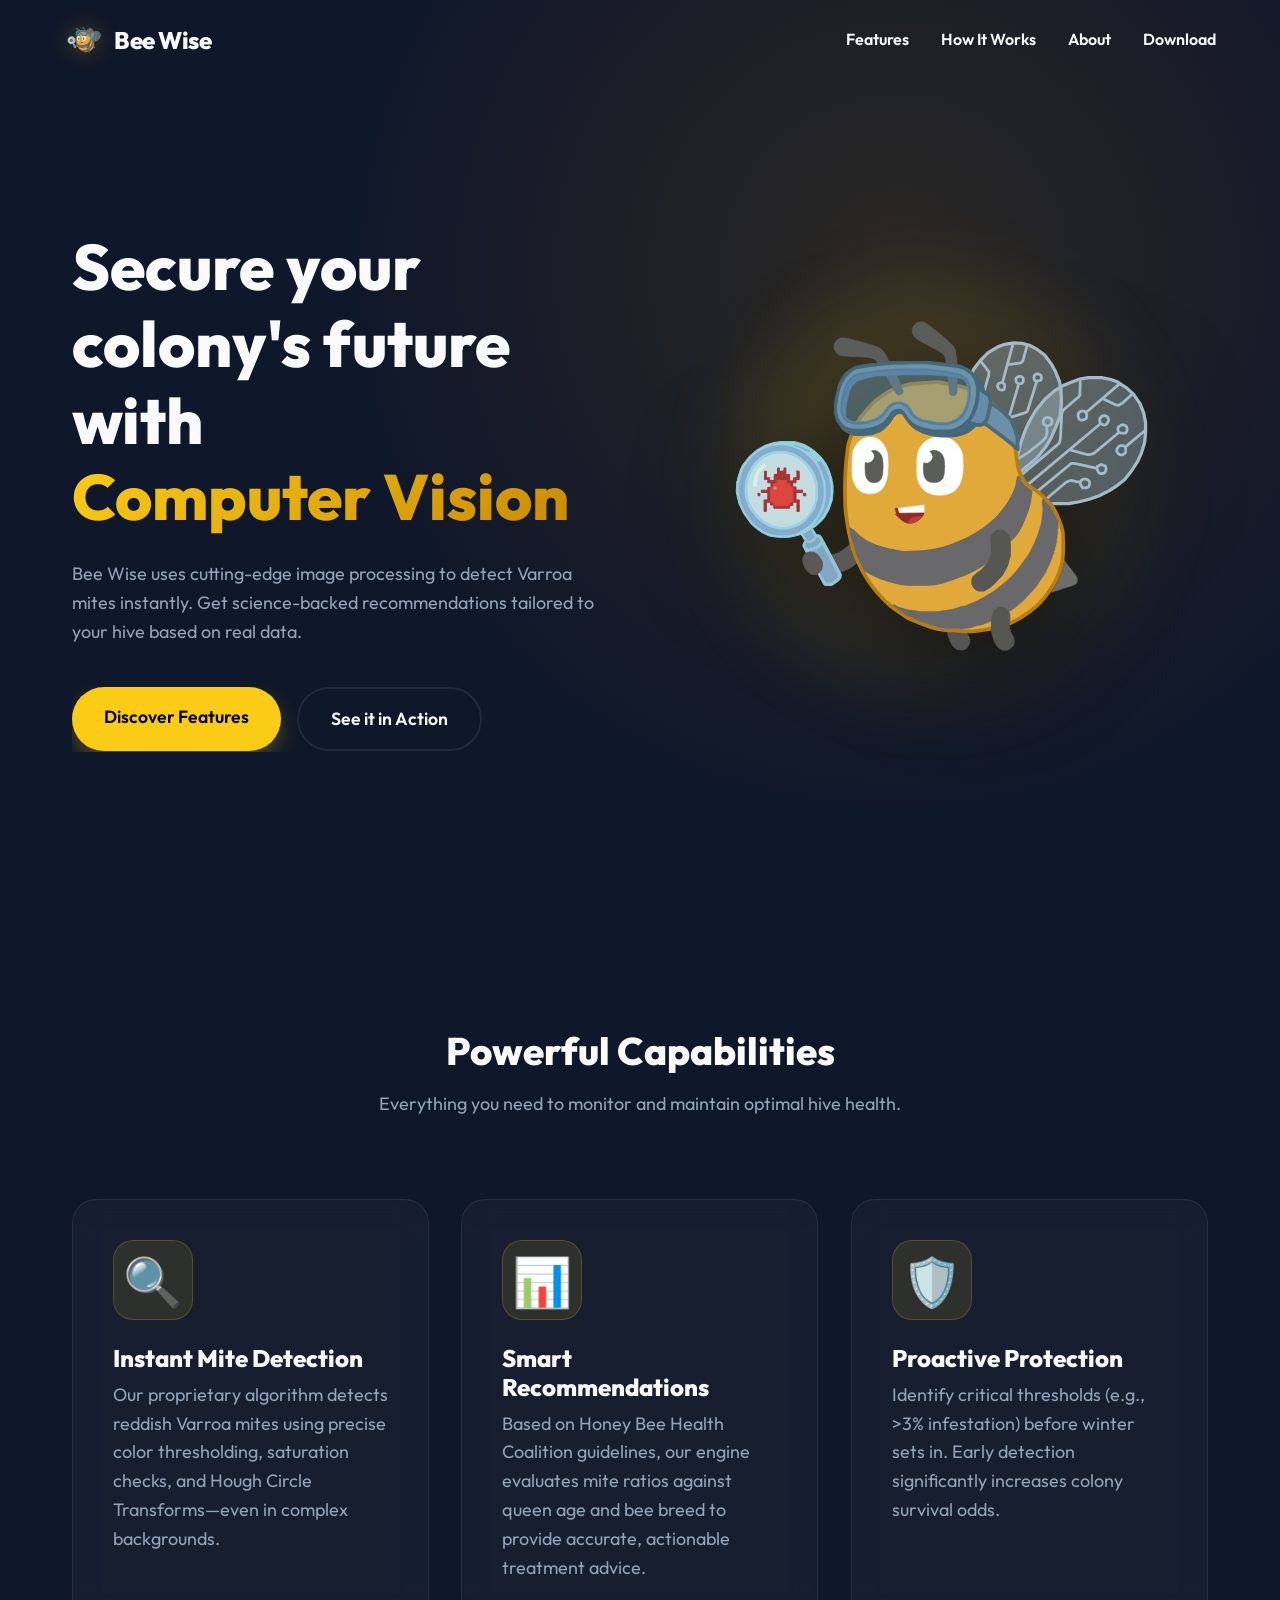
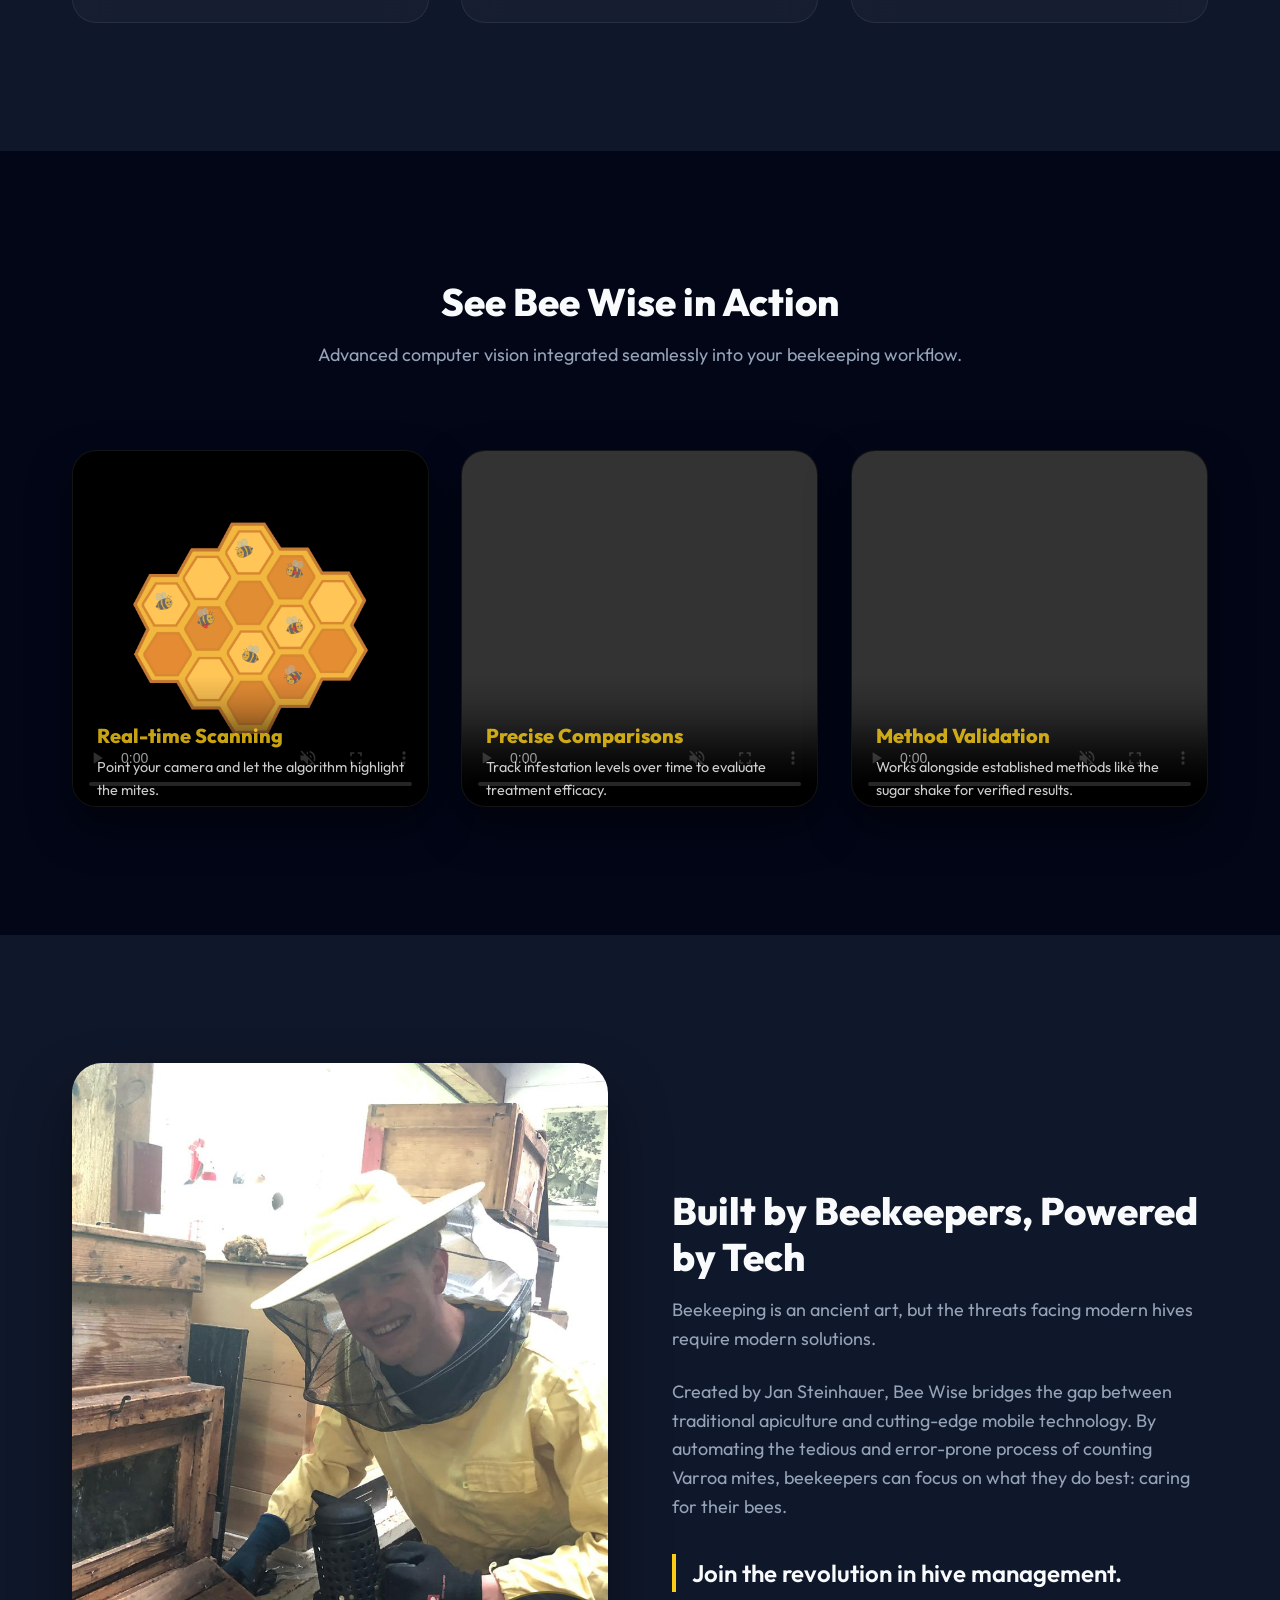
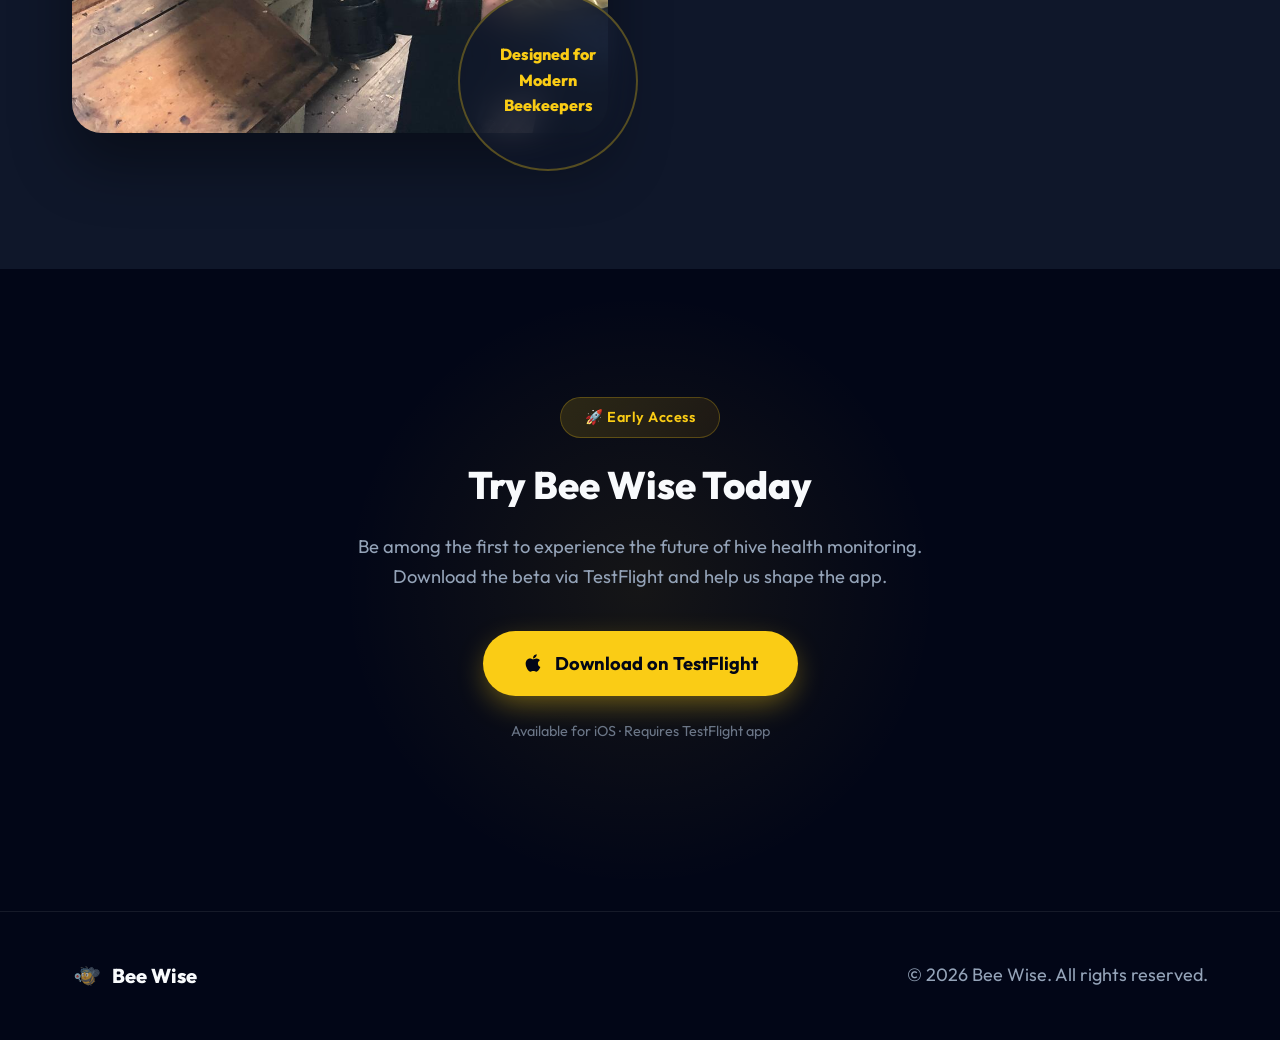
<file: docs/index.html>
<!DOCTYPE html>
<html lang="en">
<head>
    <meta charset="UTF-8">
    <meta name="viewport" content="width=device-width, initial-scale=1.0">
    <meta name="description" content="Bee Wise helps beekeepers detect Varroa mites using advanced computer vision and provides actionable health recommendations.">
    <title>Bee Wise - Smart Varroa Mite Detection</title>
    <link rel="stylesheet" href="styles.css">
    <link href="https://fonts.googleapis.com/css2?family=Outfit:wght@300;400;600;800&display=swap" rel="stylesheet">
</head>
<body>
    <nav class="navbar hidden-nav">
        <div class="logo">
            <svg class="animated-logo" viewBox="0 0 1080 1080" xmlns="http://www.w3.org/2000/svg">
                <path id="Color-Fill" fill="#ffffff" stroke="none" visibility="hidden" d="M 0 0 L 1080 0 L 1080 1080 L 0 1080 Z"/>
                <g id="Group">
                    <g id="RightWing" class="right-wing">
                        <path id="Path" fill="#a3bbc8" fill-opacity="0.4" fill-rule="evenodd" stroke="#a3bbc8" stroke-width="7" stroke-linecap="round" stroke-linejoin="round" d="M 602 336 L 607 302 L 612 289 L 618 281 L 629 267 L 644 252 L 654 246 L 668 238 L 680 234 L 700 231 L 717 232 L 733 236 L 750 245 L 766 257 L 781 277 L 789 292 L 798 314 L 801 330 L 802 345 L 802 363 L 801 376 L 799 390 L 790 413 L 780 436 L 770 453 L 753 475 L 744 484 L 730 496 L 707 514 L 660 457 L 602 336 Z"/>
                        <g id="RightWingPattern">
                            <path id="path1" fill="none" stroke="#a3bbc8" stroke-width="6" stroke-linecap="round" stroke-linejoin="round" d="M 689 393 L 723 382 L 727 380 L 729 378 L 749 314 L 745 312 L 743 309 L 743 305 L 744 301 L 748 298 L 752 298 L 755 299 L 758 301 L 759 305 L 759 308 L 758 311 L 754 313 L 749 313"/>
                            <path id="path2" fill="none" stroke="#a3bbc8" stroke-width="6" stroke-linecap="round" stroke-linejoin="round" d="M 697 235 L 675 316 L 679 320 L 680 325 L 679 329 L 678 332 L 674 333 L 669 332 L 666 329 L 664 324 L 666 319 L 671 317 L 674 316"/>
                            <path id="path3" fill="none" stroke="#a3bbc8" stroke-width="6" stroke-linecap="round" stroke-linejoin="round" d="M 728 237 L 720 266 L 718 271 L 715 274 L 688 278"/>
                            <path id="path4" fill="none" stroke="#a3bbc8" stroke-width="6" stroke-linecap="round" stroke-linejoin="round" d="M 689 392 L 710 320 L 706 317 L 704 313 L 704 308 L 707 305 L 711 303 L 714 303 L 718 305 L 720 308 L 720 313 L 719 316 L 717 318 L 714 319 L 712 319"/>
                            <path id="path5" fill="none" stroke="#a3bbc8" stroke-width="6" stroke-linecap="round" stroke-linejoin="round" d="M 628 271 L 638 283 L 646 294 L 645 302 L 633 343"/>
                        </g>
                    </g>
                    <g id="Left-Wing" class="left-wing">
                        <path id="path6" fill="#a3bbc8" fill-opacity="0.4" fill-rule="evenodd" stroke="#a3bbc8" stroke-width="7" stroke-linecap="round" stroke-linejoin="round" d="M 705 483 L 715 445 L 725 418 L 732 403 L 746 378 L 767 352 L 788 334 L 806 323 L 826 315 L 842 309 L 860 306 L 889 306 L 909 310 L 923 315 L 943 328 L 959 343 L 972 362 L 980 382 L 984 403 L 984 425 L 982 446 L 975 469 L 967 487 L 954 507 L 939 526 L 924 538 L 906 550 L 884 561 L 864 568 L 841 574 L 818 578 L 788 578 L 762 580 L 694 501 L 694 485 L 705 483 Z"/>
                        <g id="LeftWingPattern">
                            <path id="path7" fill="none" stroke="#a3bbc8" stroke-width="6" stroke-linecap="round" stroke-linejoin="round" d="M 716 516 L 789 455 L 798 447 L 800 439 L 803 385 L 805 377 L 811 372 L 840 347 L 842 343 L 843 315"/>
                            <path id="path8" fill="none" stroke="#a3bbc8" stroke-width="6" stroke-linecap="round" stroke-linejoin="round" d="M 927 320 L 858 379 L 855 382 L 857 386 L 857 390 L 856 394 L 853 396 L 847 398 L 842 397 L 840 394 L 838 389 L 839 383 L 843 379 L 848 378 L 852 379"/>
                            <path id="path9" fill="none" stroke="#a3bbc8" stroke-width="6" stroke-linecap="round" stroke-linejoin="round" d="M 955 342 L 934 361 L 930 363 L 926 366 L 920 365 L 910 360 L 893 352"/>
                            <path id="path10" fill="none" stroke="#a3bbc8" stroke-width="6" stroke-linecap="round" stroke-linejoin="round" d="M 731 536 L 887 405 L 885 401 L 885 397 L 885 394 L 888 391 L 890 389 L 894 388 L 897 388 L 902 391 L 904 395 L 904 400 L 902 403 L 900 406 L 897 408 L 893 408 L 889 406"/>
                            <path id="path11" fill="none" stroke="#a3bbc8" stroke-width="6" stroke-linecap="round" stroke-linejoin="round" d="M 821 462 L 857 472 L 862 472 L 868 471 L 873 469 L 927 424 L 925 421 L 924 417 L 925 413 L 929 410 L 932 408 L 936 408 L 940 409 L 943 412 L 944 417 L 944 421 L 941 426 L 937 426 L 933 426 L 929 425"/>
                            <path id="path12" fill="none" stroke="#a3bbc8" stroke-width="6" stroke-linecap="round" stroke-linejoin="round" d="M 984 419 L 940 456 L 941 460 L 941 466 L 940 469 L 937 471 L 933 473 L 928 472 L 925 470 L 922 466 L 922 460 L 925 456 L 929 453 L 935 453 L 938 454"/>
                            <path id="path13" fill="none" stroke="#a3bbc8" stroke-width="6" stroke-linecap="round" stroke-linejoin="round" d="M 752 550 L 820 494 L 824 491 L 828 491 L 836 492 L 879 502 L 880 498 L 885 495 L 889 494 L 893 495 L 897 497 L 899 502 L 898 507 L 896 511 L 892 513 L 886 513 L 883 511 L 881 508 L 880 505"/>
                            <path id="path14" fill="none" stroke="#a3bbc8" stroke-width="6" stroke-linecap="round" stroke-linejoin="round" d="M 772 566 L 811 533 L 816 530 L 822 528 L 843 532 L 845 528 L 849 525 L 855 525 L 860 527 L 863 531 L 863 537 L 861 542 L 857 544 L 848 544 L 845 540 L 843 535"/>
                            <path id="path15" fill="none" stroke="#a3bbc8" stroke-width="6" stroke-linecap="round" stroke-linejoin="round" d="M 706 483 L 730 468 L 748 454 L 759 445 L 768 436 L 771 426 L 771 413 L 771 410 L 768 409 L 764 407 L 763 402 L 764 397 L 767 393 L 772 392 L 777 393 L 781 396 L 782 401 L 781 406 L 778 408 L 773 410"/>
                        </g>
                    </g>
                    <path id="LeftFoot" fill="#555555" fill-rule="evenodd" stroke="#545450" stroke-width="2" stroke-linecap="round" stroke-linejoin="round" d="M 556 852 C 556.34436 852.945374 556.78418 860.017273 557 861 C 557.226135 862.029541 559.648193 869.006348 560 870 C 560.316833 870.894897 562.557617 877.160034 563 878 C 563.632019 879.200012 569.045532 887.036377 570 888 C 570.672607 888.679077 576.100769 892.676025 577 893 C 578.467224 893.528564 589.479431 894.346313 591 894 C 591.873413 893.801086 597.359863 890.626648 598 890 C 598.462952 889.546753 600.688232 885.567932 601 885 C 601.358643 884.346619 603.828735 879.725403 604 879 C 604.229736 878.026733 604.20105 870.979614 604 870 C 603.829834 869.171082 601.403076 863.744019 601 863 C 600.618347 862.295471 597.402161 857.692993 597 857 C 596.75061 856.57019 595.24939 853.42981 595 853 C 594.79895 852.653503 593.350769 850.193542 593 850 C 589.204712 847.905762 556.094177 845.204712 554 849 C 553.806458 849.350769 555.862854 851.623596 556 852 Z"/>
                    <path id="Stachel" fill="#6d6d69" fill-rule="evenodd" stroke="#696a69" stroke-width="2" stroke-linecap="round" stroke-linejoin="round" d="M 809 702 L 807 713 L 803 725 L 800 734 L 797 740 L 791 753 L 785 762 L 781 768 L 783 769 L 790 766 L 798 764 L 806 761 L 815 758 L 822 756 L 826 755 L 830 753 L 834 751 L 836 747 L 836 739 L 833 733 L 828 727 L 823 720 L 819 715 L 815 710 L 813 707 L 809 702 Z"/>
                    <path id="LeftArm" fill="#5a5958" fill-rule="evenodd" stroke="#565655" stroke-width="2" stroke-linecap="round" stroke-linejoin="round" d="M 349 661 L 343 668 L 335 675 L 320 685 L 306 689 L 295 690 L 281 689 L 273 685 L 266 683 L 257 682 L 250 686 L 247 689 L 245 692 L 244 698 L 244 704 L 246 709 L 247 715 L 252 722 L 258 727 L 265 731 L 273 731 L 278 728 L 281 729 L 282 730 L 291 730 L 307 730 L 313 729 L 320 727 L 330 724 L 336 722 L 344 718 L 351 714 L 356 710 L 360 707 L 366 701 L 368 699 L 356 659 L 349 661 Z"/>
                    <path id="Body" fill="#e1a939" fill-rule="evenodd" stroke="#b67d13" stroke-width="8" stroke-linecap="round" stroke-linejoin="round" d="M 379 379 C 374.919342 383.837952 370.557709 388.765442 367 394 C 364.013641 398.393921 361.410797 403.265747 359 408 C 355.720978 414.43927 352.719238 421.305115 350 428 C 347.097534 435.145996 343.873322 442.518066 342 450 C 340.868286 454.52002 340.618469 459.381653 340 464 C 339.29483 469.265686 338.550201 474.715881 338 480 C 337.178253 487.892212 336.51828 496.082031 336 504 C 335.547577 510.912109 335.174347 518.075256 335 525 C 334.620392 540.077698 334.512695 555.698242 334.873718 570.776367 C 335.049225 578.105957 335.312927 585.700684 336 593 C 336.9039 602.602905 338.502655 612.471558 340 622 C 340.882965 627.618774 341.859161 633.427856 343 639 C 345.035889 648.943604 347.239014 659.232788 350 669 C 351.983917 676.018311 354.382477 683.192566 357 690 C 359.065125 695.370789 361.559357 700.789124 364 706 C 367.749908 714.006226 371.657257 722.299255 376 730 C 379.637024 736.449341 383.798492 742.903381 388 749 C 391.739288 754.425903 395.839935 759.889526 400 765 C 404.71579 770.793091 409.798309 776.638916 415 782 C 420.031921 787.186096 425.465424 792.354126 431 797 C 437.308868 802.295898 444.309967 807.194641 451 812 C 456.195862 815.732178 461.446533 819.824341 467 823 C 471.734436 825.707336 477.001953 827.817261 482 830 C 490.80304 833.844421 499.990784 837.667236 509 841 C 513.885925 842.807434 518.976318 844.620972 524 846 C 531.478394 848.052856 539.311218 849.988342 547 851 C 553.867737 851.903625 561.081787 851.653198 568 852 C 580.521851 852.627686 593.467712 854.364014 606 854 C 614.94696 853.740112 624.129089 852.192505 633 851 C 639.281128 850.15564 645.767029 849.1474 652 848 C 658.291626 846.841797 664.840271 845.727295 671 844 C 676.719177 842.39624 682.532532 840.321106 688 838 C 692.06897 836.272583 696.090088 834.062317 700 832 C 706.000793 828.834839 712.228821 825.566772 718 822 C 724.452332 818.012207 731.030945 813.680359 737 809 C 743.610291 803.816772 750.165588 798.043274 756 792 C 761.362061 786.446045 766.381165 780.185791 771 774 C 776.685974 766.384949 782.433228 758.334473 787 750 C 791.32428 742.108032 794.944641 733.464539 798 725 C 800.443115 718.231506 802.648132 711.06781 804 704 C 805.24408 697.495483 805.670105 690.614258 806 684 C 806.410339 675.773193 806.195923 667.234619 806 659 C 805.835205 652.075073 806.192688 644.823486 805 638 C 803.456787 629.171021 800.333435 620.319824 797 612 C 793.437927 603.109375 789.2724 593.995789 784 586 C 780.911255 581.315796 776.799133 577.128906 773 573 C 769.52948 569.22821 765.77179 565.47052 762 562 C 757.871094 558.200867 753.483154 554.373779 749 551 C 745.203186 548.1427 740.796814 545.8573 737 543 C 732.516846 539.626221 727.538879 536.354065 724 532 C 718.327942 525.021301 714.006531 516.475525 711 508 C 707.413696 497.890137 706.713684 486.589294 705 476 C 703.831299 468.77832 703.160583 461.223022 702 454 C 700.564697 445.067322 698.598816 435.904846 697 427 C 695.640747 419.429321 696.248657 410.972046 693 404 C 689.543396 396.581665 682.534424 391.029053 677 385 C 671.958435 379.507813 666.505127 374.027405 661 369 C 653.399231 362.058838 645.247742 355.158386 637 349 C 630.336792 344.02478 623.489624 338.613281 616 335 C 607.272339 330.789429 597.378906 328.436768 588 326 C 579.869812 323.887634 571.223022 322.716003 563 321 C 555.408508 319.415771 547.723816 316.695435 540 316 C 530.477966 315.142639 520.545837 316.468506 511 317 C 502.421509 317.477661 493.511169 317.825867 485 319 C 476.67868 320.147949 468.095306 321.757751 460 324 C 455.279663 325.307434 450.581024 327.266479 446 329 C 441.021606 330.883911 435.737 332.572144 431 335 C 427.176971 336.959412 423.561249 339.597473 420 342 C 415.300781 345.170166 410.50238 348.555969 406 352 C 402.280609 354.845093 398.378265 357.757202 395 361 C 392.137787 363.747437 389.635834 367.034668 387 370 C 384.364166 372.965332 381.558014 375.967285 379 379 Z"/>
                    <path id="BellyStripe1" fill="#69686b" fill-rule="evenodd" stroke="#69686b" stroke-width="3" stroke-linecap="round" stroke-linejoin="round" d="M 346 631 C 348.520447 629.532471 363.684204 646.227051 366 648 C 367.713013 649.311401 380.127197 657.929077 382 659 C 383.596588 659.912964 395.298767 665.301025 397 666 C 398.527863 666.627686 409.425446 670.500854 411 671 C 412.978699 671.627258 426.980927 675.518311 429 676 C 430.65329 676.394409 442.33136 678.676758 444 679 C 445.775726 679.343994 458.196533 681.861694 460 682 C 463.436157 682.26355 487.557068 681.151123 491 681 C 493.00116 680.912109 507.009888 680.227539 509 680 C 511.577118 679.705322 529.467224 676.559937 532 676 C 534.921204 675.354126 555.161743 669.946045 558 669 C 560.838257 668.053955 580.243652 660.16333 583 659 C 585.016418 658.148987 599.047363 651.988647 601 651 C 603.397644 649.786011 619.739746 640.453796 622 639 C 624.878784 637.148315 644.361084 623.179932 647 621 C 649.120911 619.247986 663.125122 606.013184 665 604 C 667.152527 601.688721 681.182739 584.583191 683 582 C 684.49115 579.880432 693.82019 564.307434 695 562 C 696.155701 559.739746 703.215454 543.414307 704 541 C 704.774719 538.615906 706.518372 519.354309 709 519 C 710.132446 518.838318 713.393372 527.03009 714 528 C 714.719177 529.149902 720.065369 537.017151 721 538 C 721.872986 538.91803 728.993225 544.231018 730 545 C 730.882996 545.674438 737.553223 549.982666 738 551 C 738.449036 552.0224 737.140503 559.892212 737 561 C 736.816101 562.449829 735.288635 572.567383 735 574 C 734.638062 575.796387 731.5448 588.250366 731 590 C 730.435486 591.812805 725.694885 604.233032 725 606 C 724.25238 607.901001 718.891296 621.161987 718 623 C 717.110046 624.835327 710.101746 637.283447 709 639 C 708.183716 640.271851 702.002869 648.869385 701 650 C 699.59137 651.588013 688.464172 661.463013 687 663 C 685.096313 664.998291 672.975952 680.07312 671 682 C 667.943848 684.980225 644.476624 703.523071 641 706 C 638.966431 707.448853 624.164246 716.754761 622 718 C 619.501526 719.4375 601.629944 728.820129 599 730 C 595.855713 731.410645 573.252625 739.861206 570 741 C 566.91571 742.079834 545.184448 749.266296 542 750 C 538.937561 750.705566 517.134766 753.777222 514 754 C 512.005005 754.141785 498 754 496 754 C 493.111115 754 472.879791 754.228943 470 754 C 467.19574 753.7771 447.749847 750.59314 445 750 C 442.523254 749.465698 425.413239 744.772034 423 744 C 420.857147 743.314453 406.06488 737.893311 404 737 C 402.175781 736.210815 389.742371 729.956421 388 729 C 386.864136 728.376465 378.880402 723.950745 378 723 C 376.818329 721.723938 371.777771 710.555542 371 709 C 370 707 362.841522 693.071655 362 691 C 361.034607 688.623413 355.750854 671.452881 355 669 C 354.423706 667.11731 350.462524 653.913818 350 652 C 349.441986 649.691162 343.947296 632.19519 346 631 Z"/>
                    <path id="RightArm" fill="#565652" fill-rule="evenodd" stroke="#565652" stroke-width="2" stroke-linecap="round" stroke-linejoin="round" d="M 665 636 L 676 636 L 679 638 L 684 641 L 688 646 L 691 655 L 692 667 L 692 691 L 689 701 L 686 712 L 681 722 L 674 734 L 666 742 L 659 750 L 647 760 L 635 767 L 625 767 L 621 766 L 616 763 L 612 758 L 610 754 L 609 752 L 609 741 L 611 736 L 615 732 L 623 726 L 630 721 L 637 713 L 643 706 L 647 699 L 651 686 L 651 665 L 650 661 L 650 650 L 652 646 L 655 642 L 661 637 L 665 636 Z"/>
                    <path id="BellyStripe2" fill="#69686b" fill-rule="evenodd" stroke="#69686b" stroke-linecap="round" stroke-linejoin="round" d="M 439 796 C 441.043701 795.668335 447.073334 800.241943 449 801 C 452.05365 802.201477 462.822449 805.180664 466 806 C 467.653229 806.42627 473.313049 807.737 475 808 C 477.021027 808.315063 483.973236 808.724182 486 809 C 488.051544 809.279175 494.937927 810.814087 497 811 C 501.79538 811.432373 518.185181 811 523 811 C 525.40741 811 533.60083 811.198608 536 811 C 538.245178 810.814209 545.772034 809.334106 548 809 C 550.771362 808.584412 560.247437 807.525879 563 807 C 565.249939 806.57019 572.80072 804.640442 575 804 C 577.249023 803.345093 584.742615 800.625244 587 800 C 588.645386 799.54425 594.368713 798.503906 596 798 C 597.90564 797.411377 604.153503 794.753906 606 794 C 608.22876 793.089966 615.829163 790.040771 618 789 C 620.092285 787.996826 626.94342 784.074585 629 783 C 630.468018 782.23291 635.555359 779.810181 637 779 C 638.523743 778.145386 643.510132 774.912415 645 774 C 646.841675 772.87207 653.207825 769.205078 655 768 C 656.536743 766.966675 661.536072 763.134155 663 762 C 664.874756 760.547607 671.163025 755.499939 673 754 C 675.240601 752.170471 682.863953 745.950684 685 744 C 687.320618 741.880737 694.826599 734.27002 697 732 C 699.084839 729.82251 706.095764 722.337036 708 720 C 710.597351 716.812378 718.601318 705.3396 721 702 C 722.858643 699.412231 729.335022 690.71637 731 688 C 733.726929 683.551086 741.824646 667.743103 744 663 C 745.662964 659.374146 750.69928 646.770996 752 643 C 753.509583 638.623413 758.110046 623.543335 759 619 C 760.037903 613.70166 761.721863 595.391846 762 590 C 762.200317 586.116272 758.407166 570.48822 762 569 C 763.935608 568.198242 768.568665 575.470032 770 577 C 771.34491 578.4375 775.826416 583.419556 777 585 C 778.041504 586.402649 781.145447 591.476257 782 593 C 783.012756 594.805786 786.074097 601.148193 787 603 C 787.740723 604.481445 790.337952 609.48175 791 611 C 791.632446 612.450317 793.529602 617.489319 794 619 C 794.22699 619.729004 794.906738 622.242188 795 623 C 795.203613 624.654175 795.637817 630.460205 795 632 C 794.89978 632.241943 794.10022 632.758057 794 633 C 793.220459 634.881958 794.468018 642.017456 794 644 C 793.904846 644.402954 793.095154 645.597046 793 646 C 792.702148 647.261597 793.297852 651.738403 793 653 C 792.904846 653.402954 792.095154 654.597046 792 655 C 791.74469 656.081421 792 659.888916 792 661 C 792 661.185181 792.042542 661.819824 792 662 C 791.904846 662.402954 791.158447 663.617432 791 664 C 790.775879 664.541016 790.093811 666.421997 790 667 C 789.881348 667.731201 790.283447 670.315674 790 671 C 789.799561 671.483887 788.200439 672.516113 788 673 C 787.574829 674.026489 788.785645 678.214355 788 679 C 787.86908 679.13092 787.150208 678.891724 787 679 C 786.524963 679.342407 786.093811 681.421997 786 682 C 785.881348 682.731201 786.214661 685.291016 786 686 C 785.806519 686.639038 784.293335 688.400146 784 689 C 783.485413 690.052124 782.370361 693.888916 782 695 C 781.629639 696.111084 780.41626 699.905273 780 701 C 779.498779 702.318237 777.593384 706.720581 777 708 C 776.303101 709.502563 773.713196 714.505066 773 716 C 772.03656 718.019531 769.058228 725.028442 768 727 C 767.173767 728.539307 763.960449 733.540649 763 735 C 761.39032 737.445862 755.60968 745.554138 754 748 C 753.039551 749.459351 750.041504 754.597351 749 756 C 747.826416 757.580444 743.310303 762.530884 742 764 C 740.167542 766.054565 733.89978 773.007568 732 775 C 731.096375 775.947693 727.889709 779.039185 727 780 C 725.839966 781.252686 722.207275 785.792725 721 787 C 718.585449 789.414551 709.688232 796.89447 707 799 C 704.49176 800.9646 695.699707 807.308167 693 809 C 691.033813 810.232178 684.042236 813.898438 682 815 C 676.458435 817.989014 657.661621 828.245117 652 831 C 650.405273 831.776001 644.872864 834.177917 643.239136 834.868042 C 641.355591 835.663635 634.950256 838.38562 633 839 C 630.643494 839.74231 622.385925 841.358521 620 842 C 617.567566 842.653992 609.454956 845.436646 607 846 C 604.625977 846.5448 596.40509 847.614624 594 848 C 592.887756 848.178223 589.126038 848.969299 588 849 C 586.323669 849.045654 580.674377 848.092773 579 848 C 577.15094 847.897583 570.851807 848 569 848 C 565.851807 848 555.107483 848.504272 552 848 C 551.421997 847.906189 549.571106 847.129517 549 847 C 547.544006 846.669739 542.46283 846.298584 541 846 C 539.679077 845.730408 535.302307 844.348755 534 844 C 532.524902 843.60498 527.472473 842.404663 526 842 C 524.135742 841.48761 517.835144 839.608398 516 839 C 513.942566 838.317932 507.046844 835.713135 505 835 C 503.341003 834.421997 497.623077 832.672302 496 832 C 494.469727 831.36615 489.497925 828.706909 488 828 C 486.350586 827.221619 480.675232 824.721191 479 824 C 476.788788 823.048096 469.058929 820.247559 467 819 C 465.763031 818.250488 462.171509 814.848206 461 814 C 459.58493 812.975464 454.432129 810.00061 453 809 C 451.269135 807.790771 445.644592 803.324219 444 802 C 442.873444 801.092896 438.065552 798.444824 438 797 C 437.988129 796.738403 438.741486 796.041992 439 796 Z"/>
                    <path id="ExtensionBellyStripe2" fill="none" stroke="#69686b" stroke-width="2" stroke-linecap="round" stroke-linejoin="round" d="M 763 569 L 766 573 L 770 577 L 775 583 L 779 587 L 781 591 L 785 598 L 788 604 L 791 610 L 794 617 L 794 621 L 763 569 Z"/>
                    <path id="Right-Foot" fill="#565652" fill-rule="evenodd" stroke="#565652" stroke-width="2" stroke-linecap="round" stroke-linejoin="round" d="M 668 803 C 670.037048 803 677.084656 802.306519 679 803 C 680.359985 803.492371 683.977295 806.977295 685 808 C 686.022705 809.022705 689.462646 812.657227 690 814 C 691.034302 816.584717 691.06134 826.216736 691 829 C 690.963013 830.676514 690.092712 836.325684 690 838 C 689.918091 839.479248 689.81897 844.529602 690 846 C 690.093262 846.757813 690.77301 849.270996 691 850 C 691.470398 851.510681 693.336182 856.563782 694 858 C 694.799866 859.730713 698.438599 865.177917 699 867 C 699.602295 868.954773 700.109131 875.957458 700 878 C 699.949646 878.942932 699.385437 882.137939 699 883 C 698.62207 883.845276 696.606689 886.300537 696 887 C 695.485229 887.593506 693.607605 889.501892 693 890 C 691.967285 890.846619 688.278076 893.613037 687 894 C 684.695923 894.697632 676.304077 894.697632 674 894 C 672.721924 893.613037 669.032715 890.846619 668 890 C 667.18988 889.335815 664.664124 886.81012 664 886 C 663.153381 884.967285 660.670288 881.154968 660 880 C 659.376465 878.925537 657.450378 875.157776 657 874 C 656.51123 872.74353 655.398438 868.287964 655 867 C 654.65387 865.881104 653.312622 862.128723 653 861 C 652.54425 859.354614 651.186279 853.697144 651 852 C 650.757507 849.791016 651 842.222229 651 840 C 651 838.518555 650.877808 833.47644 651 832 C 651.092896 830.877441 651.752258 827.098877 652 826 C 652.296509 824.684814 653.682373 820.310181 654 819 C 654.222473 818.082336 654.659485 814.880737 655 814 C 655.389404 812.992798 657.289429 809.813049 658 809 C 658.780334 808.107178 662.00116 805.639038 663 805 C 663.697632 804.55365 666.19397 803.190308 667 803 C 667.180237 802.957458 667.814819 803 668 803 Z"/>
                    <g id="MagnifyingGlass">
                        <path id="path16" fill="#91c7d4" fill-rule="evenodd" stroke="#96d2e0" stroke-width="2" stroke-linecap="round" stroke-linejoin="round" d="M 241 646 L 248 658 L 244 666 L 244 670 L 247 676 L 252 686 L 282 740 L 289 753 L 292 755 L 306 755 L 317 748 L 324 742 L 326 738 L 327 731 L 322 722 L 310 699 L 297 674 L 288 657 L 282 647 L 276 645 L 273 645 L 266 634 L 265 632 L 241 645 L 241 646 Z"/>
                        <path id="path17" fill="#81a9cc" fill-rule="evenodd" stroke="#81a9cc" stroke-width="2" stroke-linecap="round" stroke-linejoin="round" d="M 247 643 L 260 636 L 262 639 L 265 644 L 267 648 L 267 651 L 265 653 L 262 655 L 260 656 L 258 657 L 254 657 L 252 655 L 250 651 L 248 647 L 247 645 L 247 643 Z"/>
                        <path id="path18" fill="#80a7c6" fill-rule="evenodd" stroke="#82a9cc" stroke-width="2" stroke-linecap="round" stroke-linejoin="round" d="M 251 664 L 260 664 L 268 660 L 273 655 L 275 651 L 279 654 L 281 659 L 281 661 L 277 665 L 273 669 L 268 671 L 262 673 L 258 674 L 254 674 L 251 671 L 250 668 L 250 666 L 251 665 L 251 664 Z"/>
                        <path id="path19" fill="#80a7c6" fill-rule="evenodd" stroke="#98b7d4" stroke-width="2" stroke-linecap="round" stroke-linejoin="round" d="M 286 667 L 291 676 L 299 691 L 307 707 L 315 722 L 320 731 L 320 736 L 319 739 L 311 745 L 304 749 L 294 749 L 289 742 L 282 730 L 257 683 L 261 681 L 269 679 L 278 674 L 283 669 L 286 667 Z"/>
                        <path id="path20" fill="#94d1dc" fill-rule="evenodd" stroke="#93cfdf" stroke-width="2" stroke-linecap="round" stroke-linejoin="round" d="M 260 634 L 272 627 L 282 618 L 290 609 L 300 592 L 307 572 L 309 554 L 309 539 L 306 523 L 301 507 L 294 492 L 283 477 L 269 464 L 256 455 L 246 450 L 237 447 L 225 444 L 196 444 L 181 446 L 162 452 L 144 462 L 128 476 L 114 494 L 109 504 L 103 523 L 102 528 L 101 530 L 100 553 L 102 563 L 106 579 L 116 600 C 116 600 131 621 131 621 L 142 631 L 156 641 L 171 648 L 183 650 L 194 651 L 213 651 L 228 648 L 242 644 L 256 636 L 260 634 Z"/>
                        <path id="path21" fill="#85abcf" fill-rule="evenodd" stroke="#7da9d0" stroke-linecap="round" stroke-linejoin="round" d="M 265 626 L 271 621 L 278 614 L 290 597 L 298 580 L 301 568 L 303 559 L 303 543 L 303 540 L 302 533 L 299 519 L 294 507 L 291 499 L 283 487 L 275 489 L 279 496 L 286 510 L 290 523 L 293 530 L 294 541 L 294 562 L 293 573 L 290 587 L 286 595 L 280 607 L 272 619 L 270 621 L 265 626 Z"/>
                        <path id="path22" fill="#85abcf" fill-rule="evenodd" stroke="#81a8cd" stroke-linecap="round" stroke-linejoin="round" d="M 237 638 L 255 627 L 263 619 L 272 608 L 277 599 L 283 587 L 286 575 L 288 563 L 288 543 L 286 530 L 283 520 L 278 505 L 271 493 L 265 486 L 256 477 L 246 469 L 239 464 L 228 459 L 219 456 L 209 454 L 205 453 L 186 453 L 179 454 L 169 457 L 157 461 L 146 468 L 136 476 L 127 486 L 119 497 L 114 508 L 110 521 L 108 530 L 107 534 L 106 539 L 106 552 L 107 558 L 109 570 L 112 580 L 116 590 L 122 601 L 130 612 L 137 620 L 148 629 L 158 636 L 175 643 L 188 646 L 213 646 L 228 642 L 233 640 L 237 638 Z"/>
                        <path id="path23" fill="#85abcf" fill-rule="evenodd" stroke="#7da9d0" stroke-linecap="round" stroke-linejoin="round" d="M 225 452 L 242 459 L 253 465 L 259 464 L 236 455 L 226 452 L 225 452 Z"/>
                        <path id="path24" fill="#9ad2e2" fill-rule="evenodd" stroke="#9dd3e4" stroke-width="2" stroke-linecap="round" stroke-linejoin="round" d="M 131 591 L 127 583 L 122 570 L 119 557 L 119 541 L 121 527 L 126 512 L 132 501 L 137 493 L 146 484 L 154 477 L 161 473 L 167 470 L 176 467 L 186 465 L 207 465 L 213 467 L 224 470 L 231 474 L 239 479 L 246 485 L 253 491 L 260 499 L 265 507 L 270 518 L 272 526 L 275 533 L 276 560 L 275 568 L 272 578 L 269 589 L 261 600 L 251 613 L 244 619 L 236 624 L 224 629 L 216 631 L 214 632 L 211 633 L 193 633 L 180 630 L 172 627 L 163 622 L 153 616 L 144 608 L 137 599 L 131 591 Z"/>
                        <path id="path25" fill="#c2dcdf" fill-rule="evenodd" stroke="#c2e2e8" stroke-width="2" stroke-linecap="round" stroke-linejoin="round" d="M 125 541 L 127 532 L 129 521 L 135 507 L 143 496 L 149 489 L 159 482 L 169 476 L 181 472 L 193 471 L 204 471 L 211 473 L 224 477 L 231 481 L 238 486 L 246 492 L 251 499 L 257 507 L 263 517 L 266 527 L 268 533 L 269 542 L 270 544 L 270 559 L 269 562 L 269 569 L 268 576 L 263 587 L 260 593 L 256 599 L 250 606 L 243 612 L 234 618 L 223 623 L 212 626 L 209 627 L 194 627 L 190 626 L 184 625 L 179 623 L 172 620 L 162 615 L 155 609 L 148 603 L 142 596 L 137 588 L 133 581 L 130 574 L 127 564 L 126 559 L 125 541 Z"/>
                        <path id="path26" fill="#dbe9e9" fill-rule="evenodd" stroke="#dcedee" stroke-width="2" stroke-linecap="round" stroke-linejoin="round" d="M 160 493 L 162 493 L 164 494 L 164 498 L 156 503 L 153 507 L 150 511 L 147 517 L 146 523 L 144 534 L 144 540 L 142 541 L 139 541 L 137 539 L 138 530 L 140 520 L 143 512 L 149 502 L 156 495 L 160 493 Z"/>
                    </g>
                    <path id="RightHand" fill="#5a5958" fill-rule="evenodd" stroke="#535251" stroke-width="2" stroke-linecap="round" stroke-linejoin="round" d="M 259 683 L 253 684 L 248 687 L 246 691 L 245 693 L 244 697 L 244 704 L 245 708 L 247 713 L 248 716 L 251 720 L 254 724 L 260 729 L 264 731 L 273 731 L 278 728 L 282 723 L 285 719 L 286 707 L 285 702 L 282 697 L 276 689 L 271 685 L 266 683 L 259 683 Z"/>
                    <g id="Bee-Sensors">
                        <path id="path27" fill="#5a5d5a" fill-rule="evenodd" stroke="#5a5d5a" stroke-linecap="round" stroke-linejoin="round" d="M 445 340 L 448 343 L 450 344 L 457 342 L 460 338 L 460 333 L 457 326 L 455 319 L 451 311 L 446 300 L 428 267 L 424 258 L 420 252 L 418 249 L 413 244 L 408 241 L 401 238 L 393 235 L 383 232 L 371 229 L 364 227 L 357 225 L 344 222 L 336 220 L 326 220 L 319 223 L 316 226 L 314 229 L 312 233 L 311 235 L 311 243 L 313 248 L 316 252 L 319 255 L 323 257 L 328 259 L 333 259 L 336 260 L 343 260 L 345 261 L 353 261 L 357 261 L 367 261 L 376 262 L 386 263 L 392 264 L 397 266 L 401 268 L 404 272 L 406 276 L 424 303 L 429 311 L 438 328 L 445 340 Z"/>
                        <path id="path28" fill="#5a5d5a" fill-rule="evenodd" stroke="#595a59" stroke-linecap="round" stroke-linejoin="round" d="M 561 341 L 564 345 L 572 345 L 576 341 L 577 331 L 577 308 L 577 272 L 575 258 L 574 247 L 570 240 L 566 235 L 562 231 L 557 226 L 551 221 L 540 211 L 533 206 L 527 201 L 521 196 L 514 191 L 509 188 L 504 185 L 497 185 L 493 186 L 489 188 L 486 191 L 483 194 L 481 197 L 480 200 L 480 210 L 482 214 L 485 218 L 488 221 L 494 225 L 499 228 L 507 232 L 512 235 L 521 240 L 529 244 L 540 250 L 545 254 L 550 259 L 552 265 L 553 273 L 561 341 Z"/>
                    </g>
                    <g id="RightEye">
                        <path id="path29" fill="#ffffff" fill-rule="evenodd" stroke="#ffffff" stroke-linecap="round" stroke-linejoin="round" d="M 590 497 C 590 486.329773 589.964172 475.330627 587 466 C 585.31842 460.706848 581.873657 456.147949 579 452 C 570.290039 439.427795 556.024109 433 541 433 C 526.472168 433 511.182129 438.14386 502 450 C 498.933685 453.95929 494.794373 458.809814 493 464 C 489.545685 473.991516 490 485.595032 490 497 C 490 505.987427 489.224213 515.43573 491 524 C 492.503052 531.248962 496.195587 537.868286 500 543 C 509.239716 555.46344 525.870483 560 541 560 C 554.413513 560 568.474487 555.067505 577 545 C 586.727844 533.512634 590 515.690063 590 497 Z"/>
                        <path id="path30" fill="#5b5d57" fill-rule="evenodd" stroke="#5b5d57" stroke-linecap="round" stroke-linejoin="round" d="M 550 498 C 550 494.274597 550.912842 481.971497 546 474 C 544.083679 470.890564 540.99231 467.756042 538 466 C 533.660889 463.453613 529.289185 463 527 463 C 514.297424 463 504 478.670044 504 498 C 504 507.242676 504.154175 517.743835 508 524 C 512.197266 530.827881 520.371216 533 527 533 C 533.638916 533 541.801758 530.846069 546 524 C 549.834473 517.74707 550 507.227356 550 498 Z"/>
                        <path id="Oval" fill="#ffffff" fill-rule="evenodd" stroke="#ffffff" stroke-linecap="round" stroke-linejoin="round" d="M 523 477 C 523 469.820313 517.179688 464 510 464 C 502.820313 464 497 469.820313 497 477 C 497 484.179688 502.820313 490 510 490 C 517.179688 490 523 484.179688 523 477 Z"/>
                    </g>
                    <g id="Goggles">
                        <path id="path31" fill="#45687a" fill-rule="evenodd" stroke="#45687a" stroke-width="2" stroke-linecap="round" stroke-linejoin="round" d="M 567 434 L 580 431.984375 L 593 427.960938 L 602 423.9375 L 614 414.882813 L 617 411.867188 L 597 398.78125 L 598 398.78125 L 598 396.773438 L 608 396.773438 L 614 385.703125 L 619 374.632813 L 621 366.585938 L 623 356.523438 L 625 346.460938 L 625 339.421875 L 627 334.390625 L 636 332.375 L 634 322.3125 L 629 314.265625 L 623 305.210938 L 614 297.164063 L 609 293.132813 L 602 287.101563 L 595 284.078125 L 587 280.054688 L 580 278.046875 L 576 277.039063 L 564 275.023438 L 552 275.023438 L 539 273.015625 L 526 272.007813 L 519 271 L 457 271 L 432 271 L 428 272.007813 L 421 273.015625 L 408 274.015625 L 404 275.023438 L 387 276.03125 L 368 279.046875 L 356 282.070313 L 345 288.101563 L 335 296.15625 L 326 309.234375 L 321 319.296875 L 318 332.375 L 315 345.453125 L 313 355.515625 L 312 363.570313 L 312 381.679688 L 313 386.710938 L 316 398.78125 L 330 418.90625 L 345 427.960938 L 356 430.984375 L 376 430.984375 L 383 429.976563 L 391 429.976563 L 411 422.929688 L 421 415.890625 L 431 404.820313 L 436 397.78125 L 439 392.75 L 446 385.703125 L 450 383.6875 L 456 383.6875 L 461 387.71875 L 466 395.765625 L 471 402.8125 L 479 411.867188 L 487 417.898438 L 503 425.953125 L 517 429.976563 L 531 432.992188 L 541 434 Z M 524 401 L 502 397 L 490 391 L 483 385 L 478 377 L 474 370 L 470 365 L 463 361 L 457 359 L 445 359 L 443 359 L 437 361 L 429 366 L 424 373 L 419 380 L 411 388 L 406 392 L 396 397 L 386 399 L 380 401 L 352 402 L 343 398 L 339 395 L 335 390 L 331 383 L 330 378 L 330 361 L 332 353 L 334 344 L 337 332 L 340 323 L 345 315 L 349 311 L 354 306 L 358 303 L 365 301 L 379 299 L 394 296 L 407 295 L 425 294 L 440 292 L 505 291 L 518 293 L 533 294 L 549 296 L 566 299 L 586 305 L 594 311 L 598 318 L 601 330 L 601 346 L 600 355 L 596 368 L 588 384 L 576 395 L 562 402 L 556 403 L 534 403 Z"/>
                        <path id="path32" fill="#658ca8" fill-rule="evenodd" stroke="#45687a" stroke-width="8" stroke-linecap="round" stroke-linejoin="round" d="M 627 331 L 638 339 L 646 345 L 648 351 L 649 355 L 649 364 L 647 379 L 642 395 L 637 405 L 629 408 L 614 408 L 616 406 L 608 405 L 599 401 L 606 393 L 612 383 L 617 369 L 621 351 L 622 331 L 627 331 Z"/>
                        <path id="path33" fill="#6b91a8" fill-rule="evenodd" stroke="#4d6a7a" stroke-width="8" stroke-linecap="round" stroke-linejoin="round" d="M 653 364 L 666 371 L 678 381 L 691 395 L 697 405 L 702 418 L 707 435 L 708 461 L 696 450 L 687 443 L 676 434 L 665 426 L 648 413 L 635 404 L 640 399 L 644 386 L 647 373 L 649 362 L 653 364 Z"/>
                        <path id="path34" fill="#6b94ab" fill-rule="evenodd" stroke="#6b94ab" stroke-width="2" stroke-linecap="round" stroke-linejoin="round" d="M 553 417 L 562 417 L 572 414 L 582 409 L 591 403 L 600 394 L 606 384 L 610 373 L 613 364 L 615 356 L 616 347 L 617 342 L 617 327 L 616 324 L 613 312 L 606 301 L 597 294 L 588 289 L 577 286 L 567 285 L 552 283 L 537 281 L 519 279 L 507 278 L 498 278 L 480 278 L 457 279 L 440 279 L 429 280 L 415 281 L 401 283 L 391 284 L 383 285 L 371 287 L 363 288 L 353 292 L 349 295 L 345 298 L 338 305 L 330 319 L 326 330 L 323 341 L 321 351 L 320 359 L 319 367 L 319 380 L 320 385 L 322 393 L 326 400 L 332 407 L 337 411 L 343 413 L 350 415 L 375 415 L 383 414 L 392 412 L 399 410 L 405 408 L 412 404 L 418 400 L 423 394 L 428 388 L 433 380 L 439 375 L 445 373 L 448 372 L 452 372 L 458 374 L 463 378 L 467 384 L 472 392 L 477 398 L 486 405 L 499 411 L 512 414 L 525 417 Z M 524 401 L 502 397 L 490 391 L 483 385 L 478 377 L 474 370 L 470 365 L 463 361 L 457 359 L 445 359 L 443 359 L 437 361 L 429 366 L 424 373 L 419 380 L 411 388 L 406 392 L 396 397 L 386 399 L 380 401 L 352 402 L 343 398 L 339 395 L 335 390 L 331 383 L 330 378 L 330 361 L 332 353 L 334 344 L 337 332 L 340 323 L 345 315 L 349 311 L 354 306 L 358 303 L 365 301 L 379 299 L 394 296 L 407 295 L 425 294 L 440 292 L 505 291 L 518 293 L 533 294 L 549 296 L 566 299 L 586 305 L 594 311 L 598 318 L 601 330 L 601 346 L 600 355 L 596 368 L 588 384 L 576 395 L 562 402 L 556 403 L 534 403 Z"/>
                        <path id="path35" fill="#5272a7" fill-rule="evenodd" stroke="#5272a7" stroke-linecap="round" stroke-linejoin="round" d="M 337.026306 394 L 331.003754 385.860352 L 330 378.720337 L 330 360.360291 L 333.011292 345.060181 L 336.022552 331.800171 L 342.045105 317.520081 L 347.063904 310.380066 L 356.097748 303.240051 L 373.161652 299.160034 L 383.199249 297.120056 L 399.259399 295.080017 L 417.327057 293.040039 L 425.357147 292.009827 L 432.383453 292.019958 L 440.413544 291 L 514.691711 291 L 527.740601 293.019592 L 539.785706 294.059998 L 556.849609 297.120056 L 579.936096 301.200073 L 586.962402 304.127441 L 593.988708 310.186279 L 597 314.460083 L 585.958618 308.340027 L 572.90979 305.137268 L 547.815796 302.107849 L 532.759399 301.098022 L 517.703003 300.088257 L 492.609009 300.088257 L 460.488708 300.088257 L 432.383453 301.098022 L 402.270691 303.117676 L 380.187958 307.15686 L 360.112793 314.225464 L 354.09024 320.284302 L 349.071442 326.34314 L 345.056396 336.441162 L 342.045105 348.558838 L 339.033844 358.320251 L 338.03009 367.500305 L 337.026306 373.6203 L 337.026306 377.84314 L 337.026306 394 Z"/>
                        <path id="path36" fill="#557e9d" fill-rule="evenodd" stroke="#557e9d" stroke-linecap="round" stroke-linejoin="round" d="M 555 408 L 560 407 L 563 406 L 569 404 L 575 402 L 579 399 L 586 394 L 590 390 L 594 384 L 598 377 L 601 370 L 602 363 L 604 356 L 606 347 L 606 326 L 605 323 L 603 316 L 600 311 L 595 305 L 589 301 L 582 297 L 575 296 L 562 293 L 545 291 L 534 290 L 521 288 L 512 287 L 466 287 L 444 287 L 434 288 L 419 289 L 409 290 L 391 293 L 382 294 L 372 295 L 364 297 L 356 299 L 348 305 L 342 311 L 337 319 L 333 330 L 330 340 L 328 350 L 328 351 L 326 358 L 326 381 L 327 386 L 330 392 L 333 396 L 338 401 L 345 404 L 352 406 L 365 407 L 375 406 L 384 405 L 391 403 L 396 402 L 400 400 L 407 397 L 413 393 L 420 386 L 424 380 L 431 372 L 436 367 L 441 364 L 446 363 L 455 363 L 459 365 L 464 368 L 469 372 L 472 377 L 475 381 L 478 386 L 481 390 L 484 393 L 489 396 L 494 399 L 499 401 L 506 402 L 514 404 L 522 406 L 527 407 L 533 407 L 536 408 Z M 524 401 L 502 397 L 490 391 L 483 385 L 478 377 L 474 370 L 470 365 L 463 361 L 457 359 L 445 359 L 443 359 L 437 361 L 429 366 L 424 373 L 419 380 L 411 388 L 406 392 L 396 397 L 386 399 L 380 401 L 352 402 L 343 398 L 339 395 L 335 390 L 331 383 L 330 378 L 330 361 L 332 353 L 334 344 L 337 332 L 340 323 L 345 315 L 349 311 L 354 306 L 358 303 L 365 301 L 379 299 L 394 296 L 407 295 L 425 294 L 440 292 L 505 291 L 518 293 L 533 294 L 549 296 L 566 299 L 586 305 L 594 311 L 598 318 L 601 330 L 601 346 L 600 355 L 596 368 L 588 384 L 576 395 L 562 402 L 556 403 L 534 403 Z"/>
                        <path id="Path-copy-3" fill="#6994aa" fill-opacity="0.5" fill-rule="evenodd" stroke="#6994aa" stroke-opacity="0.5" stroke-linecap="round" stroke-linejoin="round" d="M 335 390 L 331 383 L 330 378 L 330 361 L 332 353 L 334 344 L 337 332 L 340 323 L 345 315 L 349 311 L 354 306 L 358 303 L 365 301 L 379 299 L 394 296 L 407 295 L 425 294 L 440 292 L 505 291 L 518 293 L 533 294 L 549 296 L 566 299 L 586 305 L 594 311 L 598 318 L 601 330 L 601 346 L 600 355 L 596 368 L 588 384 L 576 395 L 562 402 L 556 403 L 534 403 L 524 401 L 502 397 L 490 391 L 483 385 L 478 377 L 474 370 L 470 365 L 463 361 L 457 359 L 445 359 L 443 359 L 437 361 L 429 366 L 424 373 L 419 380 L 411 388 L 406 392 L 396 397 L 386 399 L 380 401 L 352 402 L 343 398 L 339 395 L 335 390 Z"/>
                    </g>
                    <g id="LeftEye">
                        <path id="Path-copy" fill="#ffffff" fill-rule="evenodd" stroke="#ffffff" stroke-linecap="round" stroke-linejoin="round" d="M 428 495.984253 C 428 485.650085 427.972107 474.997375 425.66394 465.960632 C 424.354523 460.834167 421.672119 456.418884 419.434448 452.40155 C 412.65213 440.225342 401.543427 434 389.84436 434 C 378.531738 434 366.62558 438.981873 359.475586 450.464539 C 357.087891 454.299133 353.864655 458.996887 352.467407 464.023621 C 349.777588 473.700439 350.131348 484.938477 350.131348 495.984253 C 350.131348 504.688599 349.527252 513.839355 350.910034 522.13385 C 352.080444 529.15448 354.95578 535.565369 357.918213 540.535461 C 365.113068 552.606323 378.063202 557 389.84436 557 C 400.289276 557 411.238373 552.222839 417.877075 542.472412 C 425.452026 531.346863 428 514.085632 428 495.984253 Z"/>
                        <path id="path37" fill="#5b5d57" fill-rule="evenodd" stroke="#5b5d57" stroke-linecap="round" stroke-linejoin="round" d="M 417.010193 498 C 417.010193 494.274597 417.784302 481.971497 413.617981 474 C 411.992859 470.890564 409.371246 467.756042 406.833618 466 C 403.153839 463.453613 399.446442 463 397.505096 463 C 391.456055 463 385.577637 467.244385 382 475 C 379.20639 481.055847 378 489.524414 378 498 C 378 507.242676 378.130737 517.743835 381.392181 524 C 384.95166 530.827881 391.883575 533 397.505096 533 C 403.135193 533 410.057678 530.846069 413.617981 524 C 416.869812 517.74707 417.010193 507.227356 417.010193 498 Z"/>
                        <path id="Oval-copy" fill="#ffffff" fill-rule="evenodd" stroke="#ffffff" stroke-linecap="round" stroke-linejoin="round" d="M 397 476 C 397 468.820313 391.179688 463 384 463 C 376.820313 463 371 468.820313 371 476 C 371 483.179688 376.820313 489 384 489 C 391.179688 489 397 483.179688 397 476 Z"/>
                    </g>
                    <g id="MouthOpen">
                        <path id="path38" fill="#932b28" fill-rule="evenodd" stroke="none" d="M 506 581 L 442 588.179443 L 444.031738 595.359009 L 446.063507 602.538452 L 449.111115 607.666626 L 452.158722 609.717957 L 455.20636 612.794861 L 459.269836 615.871826 L 464.349213 618.94873 L 470.444458 621 L 476.539673 621 L 482.634918 619.974365 L 486.698425 618.94873 L 491.777771 615.871826 L 495.841278 612.794861 L 501.936493 606.640991 L 504.984131 600.487183 L 506 595.359009 L 506 581 Z"/>
                        <path id="path39" fill="#ffffff" fill-rule="evenodd" stroke="#ffffff" d="M 450 587.375 L 451.018188 594.8125 L 453.054535 598 L 461.200012 598 L 506 596.9375 L 506 581 L 450 587.375 Z"/>
                        <path id="path40" fill="#be3f3c" fill-rule="evenodd" stroke="#be3f3c" d="M 473 619.928589 L 473 616.714294 L 475 613.5 L 478 609.214294 L 482 607.071411 L 486 606 L 492 606 L 498 606 L 501 606 L 494 612.428589 L 487 617.785706 L 477 621 L 473 619.928589 Z"/>
                    </g>
                    <g id="MouthSlightlyOpen">
                        <path id="path41" fill="#932b28" fill-rule="evenodd" stroke="none" visibility="hidden" d="M 506 589 L 442 593.307678 L 444.031738 597.615356 L 446.063507 601.923096 L 449.111115 605 L 452.158722 606.230774 L 455.20636 608.076904 L 459.269836 609.923096 L 464.349213 611.769226 L 470.444458 613 L 476.539673 613 L 482.634918 612.384644 L 486.698425 611.769226 L 491.777771 609.923096 L 495.841278 608.076904 L 501.936493 604.384644 L 504.984131 600.692322 L 506 597.615356 L 506 589 Z"/>
                        <path id="path42" fill="#ffffff" fill-rule="evenodd" stroke="none" visibility="hidden" d="M 506 596.9375 L 506 589 L 450.726563 592.71875 L 451.015625 594.8125 L 453.054688 598 L 461.203125 598 Z"/>
                        <path id="path43" fill="#bd413f" fill-rule="evenodd" stroke="none" visibility="hidden" d="M 482.632813 612.382813 L 486.695313 611.765625 L 491.78125 609.921875 L 495.84375 608.078125 L 499.273438 606 L 498 606 L 492 606 L 486 606 L 482 607.070313 L 478 609.210938 L 475.351563 613 L 476.539063 613 Z"/>
                    </g>
                    <g id="MouthClosed">
                        <path id="path44" fill="#932b28" fill-rule="evenodd" stroke="none" d="M 506 599 L 442 600.435913 L 444.031738 601.871826 L 446.063507 603.307678 L 449.111115 604.333374 L 452.158722 604.743591 L 455.20636 605.359009 L 459.269836 605.974365 L 464.349213 606.589722 L 470.444458 607 L 476.539673 607 L 482.634918 606.794861 L 486.698425 606.589722 L 491.777771 605.974365 L 495.841278 605.359009 L 501.936493 604.128174 L 504.984131 602.897461 L 506 601.871826 L 506 599 Z"/>
                    </g>
                    <path id="path45" fill="#ffffff" fill-rule="evenodd" stroke="#ffffff" stroke-linecap="round" stroke-linejoin="round" visibility="hidden" d="M 400 599 C 400 611.150269 409.849731 621 422 621 L 510 621 C 522.150269 621 532 611.150269 532 599 C 532 586.849731 522.150269 577 510 577 L 422 577 C 409.849731 577 400 586.849731 400 599 Z"/>
                </g>
                <g id="Mite">
                    <path id="path46" fill="#a63534" fill-rule="evenodd" stroke="#a52f2e" stroke-width="2" stroke-linecap="round" stroke-linejoin="round" d="M 231 508 L 236 508 L 236 526 L 229 526 L 229 533 L 223 533 L 222 533 L 222 542 L 229 542 L 229 549 L 243 549 L 243 554 L 229 554 L 229 569 L 229 570 L 236 570 L 236 595 L 231 595 L 231 575 L 222 575 L 222 582 L 217 582 L 215 582 L 215 588 L 181 588 L 181 581 L 174 581 L 174 575 L 165 575 L 165 595 L 160 595 L 160 570 L 167 570 L 168 570 L 168 554 L 154 554 L 154 549 L 168 549 L 168 543 L 174 543 L 175 543 L 175 533 L 168 533 L 168 528 L 167 526 L 161 526 L 161 508 L 165 508 L 165 522 L 172 522 L 172 528 L 182 528 L 182 515 L 188 515 L 189 512 L 189 501 L 193 501 L 193 506 L 195.213715 508.165466 L 201.006104 507.94397 L 203 506 L 203 501 L 207 501 L 207 513 L 209 515 L 215 515 L 215 529 L 223.490005 528.840881 L 224 522 L 231 522 L 231 508 Z"/>
                    <path id="path47" fill="#db473e" fill-rule="evenodd" stroke="#db473e" stroke-width="2" stroke-linecap="round" stroke-linejoin="round" d="M 188 528 L 208 528 L 208 535 L 215 535 L 215 542 L 220 542 L 220 544 L 222 544 L 222 573 L 220 573 L 220 575 L 215 575 L 215 580 L 213 580 L 213 582 L 183 582 L 183 579 L 181 579 L 181 575 L 176 575 L 176 573 L 174 573 L 174 545 L 177 545 L 177 542 L 180 542 L 181 542 L 181 535 L 188 535 L 188 528 Z"/>
                    <path id="path48" fill="#e68083" fill-rule="evenodd" stroke="#e68083" stroke-width="2" stroke-linecap="round" stroke-linejoin="round" d="M 183 542 L 186 542 L 186 547 L 182 547 L 181 546 L 181 544 L 183 544 L 183 542 Z"/>
                    <path id="path49" fill="#9a2d2b" fill-rule="evenodd" stroke="#a52f2f" stroke-width="2" stroke-linecap="round" stroke-linejoin="round" d="M 245 556 L 245 561 L 250 561 L 250 556 L 245 556 Z"/>
                    <path id="path50" fill="#9a2d2b" fill-rule="evenodd" stroke="#a52f2f" stroke-width="2" stroke-linecap="round" stroke-linejoin="round" d="M 147 556 L 151 556 L 151 561 L 147 561 L 147 556 Z"/>
                </g>
            </svg>
            <span class="logo-text">Bee Wise</span>
        </div>
        <ul class="nav-links">
            <li><a href="#features">Features</a></li>
            <li><a href="#how-it-works">How It Works</a></li>
            <li><a href="#about">About</a></li>
            <li><a href="#download">Download</a></li>
        </ul>
    </nav>

    <header class="hero" id="home">
        <div class="hero-background"></div>
        <div class="container hero-container">
            <div class="hero-content">
                <h1 class="reveal-text">Secure your colony's future with <span class="highlight">Computer Vision</span></h1>
                <p class="reveal-text delay-1">Bee Wise uses cutting-edge image processing to detect Varroa mites instantly. Get science-backed recommendations tailored to your hive based on real data.</p>
                <div class="hero-buttons reveal-text delay-2">
                    <a href="#features" class="btn primary-btn">Discover Features</a>
                    <a href="#how-it-works" class="btn secondary-btn">See it in Action</a>
                </div>
            </div>
            <div class="hero-image-container reveal-fade delay-3">
                <div class="glass-orb"></div>
                <div class="fly-in-wrapper">
                    <svg class="hero-bee" viewBox="0 0 1080 1080" xmlns="http://www.w3.org/2000/svg">
                        <path id="Color-Fill" fill="#ffffff" stroke="none" visibility="hidden" d="M 0 0 L 1080 0 L 1080 1080 L 0 1080 Z"/>
                        <g id="Group">
                            <g id="RightWing" class="right-wing">
                                <path id="Path" fill="#a3bbc8" fill-opacity="0.4" fill-rule="evenodd" stroke="#a3bbc8" stroke-width="7" stroke-linecap="round" stroke-linejoin="round" d="M 602 336 L 607 302 L 612 289 L 618 281 L 629 267 L 644 252 L 654 246 L 668 238 L 680 234 L 700 231 L 717 232 L 733 236 L 750 245 L 766 257 L 781 277 L 789 292 L 798 314 L 801 330 L 802 345 L 802 363 L 801 376 L 799 390 L 790 413 L 780 436 L 770 453 L 753 475 L 744 484 L 730 496 L 707 514 L 660 457 L 602 336 Z"/>
                                <g id="RightWingPattern">
                                    <path id="path1" fill="none" stroke="#a3bbc8" stroke-width="6" stroke-linecap="round" stroke-linejoin="round" d="M 689 393 L 723 382 L 727 380 L 729 378 L 749 314 L 745 312 L 743 309 L 743 305 L 744 301 L 748 298 L 752 298 L 755 299 L 758 301 L 759 305 L 759 308 L 758 311 L 754 313 L 749 313"/>
                                    <path id="path2" fill="none" stroke="#a3bbc8" stroke-width="6" stroke-linecap="round" stroke-linejoin="round" d="M 697 235 L 675 316 L 679 320 L 680 325 L 679 329 L 678 332 L 674 333 L 669 332 L 666 329 L 664 324 L 666 319 L 671 317 L 674 316"/>
                                    <path id="path3" fill="none" stroke="#a3bbc8" stroke-width="6" stroke-linecap="round" stroke-linejoin="round" d="M 728 237 L 720 266 L 718 271 L 715 274 L 688 278"/>
                                    <path id="path4" fill="none" stroke="#a3bbc8" stroke-width="6" stroke-linecap="round" stroke-linejoin="round" d="M 689 392 L 710 320 L 706 317 L 704 313 L 704 308 L 707 305 L 711 303 L 714 303 L 718 305 L 720 308 L 720 313 L 719 316 L 717 318 L 714 319 L 712 319"/>
                                    <path id="path5" fill="none" stroke="#a3bbc8" stroke-width="6" stroke-linecap="round" stroke-linejoin="round" d="M 628 271 L 638 283 L 646 294 L 645 302 L 633 343"/>
                                </g>
                            </g>
                            <g id="Left-Wing" class="left-wing">
                                <path id="path6" fill="#a3bbc8" fill-opacity="0.4" fill-rule="evenodd" stroke="#a3bbc8" stroke-width="7" stroke-linecap="round" stroke-linejoin="round" d="M 705 483 L 715 445 L 725 418 L 732 403 L 746 378 L 767 352 L 788 334 L 806 323 L 826 315 L 842 309 L 860 306 L 889 306 L 909 310 L 923 315 L 943 328 L 959 343 L 972 362 L 980 382 L 984 403 L 984 425 L 982 446 L 975 469 L 967 487 L 954 507 L 939 526 L 924 538 L 906 550 L 884 561 L 864 568 L 841 574 L 818 578 L 788 578 L 762 580 L 694 501 L 694 485 L 705 483 Z"/>
                                <g id="LeftWingPattern">
                                    <path id="path7" fill="none" stroke="#a3bbc8" stroke-width="6" stroke-linecap="round" stroke-linejoin="round" d="M 716 516 L 789 455 L 798 447 L 800 439 L 803 385 L 805 377 L 811 372 L 840 347 L 842 343 L 843 315"/>
                                    <path id="path8" fill="none" stroke="#a3bbc8" stroke-width="6" stroke-linecap="round" stroke-linejoin="round" d="M 927 320 L 858 379 L 855 382 L 857 386 L 857 390 L 856 394 L 853 396 L 847 398 L 842 397 L 840 394 L 838 389 L 839 383 L 843 379 L 848 378 L 852 379"/>
                                    <path id="path9" fill="none" stroke="#a3bbc8" stroke-width="6" stroke-linecap="round" stroke-linejoin="round" d="M 955 342 L 934 361 L 930 363 L 926 366 L 920 365 L 910 360 L 893 352"/>
                                    <path id="path10" fill="none" stroke="#a3bbc8" stroke-width="6" stroke-linecap="round" stroke-linejoin="round" d="M 731 536 L 887 405 L 885 401 L 885 397 L 885 394 L 888 391 L 890 389 L 894 388 L 897 388 L 902 391 L 904 395 L 904 400 L 902 403 L 900 406 L 897 408 L 893 408 L 889 406"/>
                                    <path id="path11" fill="none" stroke="#a3bbc8" stroke-width="6" stroke-linecap="round" stroke-linejoin="round" d="M 821 462 L 857 472 L 862 472 L 868 471 L 873 469 L 927 424 L 925 421 L 924 417 L 925 413 L 929 410 L 932 408 L 936 408 L 940 409 L 943 412 L 944 417 L 944 421 L 941 426 L 937 426 L 933 426 L 929 425"/>
                                    <path id="path12" fill="none" stroke="#a3bbc8" stroke-width="6" stroke-linecap="round" stroke-linejoin="round" d="M 984 419 L 940 456 L 941 460 L 941 466 L 940 469 L 937 471 L 933 473 L 928 472 L 925 470 L 922 466 L 922 460 L 925 456 L 929 453 L 935 453 L 938 454"/>
                                    <path id="path13" fill="none" stroke="#a3bbc8" stroke-width="6" stroke-linecap="round" stroke-linejoin="round" d="M 752 550 L 820 494 L 824 491 L 828 491 L 836 492 L 879 502 L 880 498 L 885 495 L 889 494 L 893 495 L 897 497 L 899 502 L 898 507 L 896 511 L 892 513 L 886 513 L 883 511 L 881 508 L 880 505"/>
                                    <path id="path14" fill="none" stroke="#a3bbc8" stroke-width="6" stroke-linecap="round" stroke-linejoin="round" d="M 772 566 L 811 533 L 816 530 L 822 528 L 843 532 L 845 528 L 849 525 L 855 525 L 860 527 L 863 531 L 863 537 L 861 542 L 857 544 L 848 544 L 845 540 L 843 535"/>
                                    <path id="path15" fill="none" stroke="#a3bbc8" stroke-width="6" stroke-linecap="round" stroke-linejoin="round" d="M 706 483 L 730 468 L 748 454 L 759 445 L 768 436 L 771 426 L 771 413 L 771 410 L 768 409 L 764 407 L 763 402 L 764 397 L 767 393 L 772 392 L 777 393 L 781 396 L 782 401 L 781 406 L 778 408 L 773 410"/>
                                </g>
                            </g>
                            <path id="LeftFoot" fill="#555555" fill-rule="evenodd" stroke="#545450" stroke-width="2" stroke-linecap="round" stroke-linejoin="round" d="M 556 852 C 556.34436 852.945374 556.78418 860.017273 557 861 C 557.226135 862.029541 559.648193 869.006348 560 870 C 560.316833 870.894897 562.557617 877.160034 563 878 C 563.632019 879.200012 569.045532 887.036377 570 888 C 570.672607 888.679077 576.100769 892.676025 577 893 C 578.467224 893.528564 589.479431 894.346313 591 894 C 591.873413 893.801086 597.359863 890.626648 598 890 C 598.462952 889.546753 600.688232 885.567932 601 885 C 601.358643 884.346619 603.828735 879.725403 604 879 C 604.229736 878.026733 604.20105 870.979614 604 870 C 603.829834 869.171082 601.403076 863.744019 601 863 C 600.618347 862.295471 597.402161 857.692993 597 857 C 596.75061 856.57019 595.24939 853.42981 595 853 C 594.79895 852.653503 593.350769 850.193542 593 850 C 589.204712 847.905762 556.094177 845.204712 554 849 C 553.806458 849.350769 555.862854 851.623596 556 852 Z"/>
                            <path id="Stachel" fill="#6d6d69" fill-rule="evenodd" stroke="#696a69" stroke-width="2" stroke-linecap="round" stroke-linejoin="round" d="M 809 702 L 807 713 L 803 725 L 800 734 L 797 740 L 791 753 L 785 762 L 781 768 L 783 769 L 790 766 L 798 764 L 806 761 L 815 758 L 822 756 L 826 755 L 830 753 L 834 751 L 836 747 L 836 739 L 833 733 L 828 727 L 823 720 L 819 715 L 815 710 L 813 707 L 809 702 Z"/>
                            <path id="LeftArm" fill="#5a5958" fill-rule="evenodd" stroke="#565655" stroke-width="2" stroke-linecap="round" stroke-linejoin="round" d="M 349 661 L 343 668 L 335 675 L 320 685 L 306 689 L 295 690 L 281 689 L 273 685 L 266 683 L 257 682 L 250 686 L 247 689 L 245 692 L 244 698 L 244 704 L 246 709 L 247 715 L 252 722 L 258 727 L 265 731 L 273 731 L 278 728 L 281 729 L 282 730 L 291 730 L 307 730 L 313 729 L 320 727 L 330 724 L 336 722 L 344 718 L 351 714 L 356 710 L 360 707 L 366 701 L 368 699 L 356 659 L 349 661 Z"/>
                            <path id="Body" fill="#e1a939" fill-rule="evenodd" stroke="#b67d13" stroke-width="8" stroke-linecap="round" stroke-linejoin="round" d="M 379 379 C 374.919342 383.837952 370.557709 388.765442 367 394 C 364.013641 398.393921 361.410797 403.265747 359 408 C 355.720978 414.43927 352.719238 421.305115 350 428 C 347.097534 435.145996 343.873322 442.518066 342 450 C 340.868286 454.52002 340.618469 459.381653 340 464 C 339.29483 469.265686 338.550201 474.715881 338 480 C 337.178253 487.892212 336.51828 496.082031 336 504 C 335.547577 510.912109 335.174347 518.075256 335 525 C 334.620392 540.077698 334.512695 555.698242 334.873718 570.776367 C 335.049225 578.105957 335.312927 585.700684 336 593 C 336.9039 602.602905 338.502655 612.471558 340 622 C 340.882965 627.618774 341.859161 633.427856 343 639 C 345.035889 648.943604 347.239014 659.232788 350 669 C 351.983917 676.018311 354.382477 683.192566 357 690 C 359.065125 695.370789 361.559357 700.789124 364 706 C 367.749908 714.006226 371.657257 722.299255 376 730 C 379.637024 736.449341 383.798492 742.903381 388 749 C 391.739288 754.425903 395.839935 759.889526 400 765 C 404.71579 770.793091 409.798309 776.638916 415 782 C 420.031921 787.186096 425.465424 792.354126 431 797 C 437.308868 802.295898 444.309967 807.194641 451 812 C 456.195862 815.732178 461.446533 819.824341 467 823 C 471.734436 825.707336 477.001953 827.817261 482 830 C 490.80304 833.844421 499.990784 837.667236 509 841 C 513.885925 842.807434 518.976318 844.620972 524 846 C 531.478394 848.052856 539.311218 849.988342 547 851 C 553.867737 851.903625 561.081787 851.653198 568 852 C 580.521851 852.627686 593.467712 854.364014 606 854 C 614.94696 853.740112 624.129089 852.192505 633 851 C 639.281128 850.15564 645.767029 849.1474 652 848 C 658.291626 846.841797 664.840271 845.727295 671 844 C 676.719177 842.39624 682.532532 840.321106 688 838 C 692.06897 836.272583 696.090088 834.062317 700 832 C 706.000793 828.834839 712.228821 825.566772 718 822 C 724.452332 818.012207 731.030945 813.680359 737 809 C 743.610291 803.816772 750.165588 798.043274 756 792 C 761.362061 786.446045 766.381165 780.185791 771 774 C 776.685974 766.384949 782.433228 758.334473 787 750 C 791.32428 742.108032 794.944641 733.464539 798 725 C 800.443115 718.231506 802.648132 711.06781 804 704 C 805.24408 697.495483 805.670105 690.614258 806 684 C 806.410339 675.773193 806.195923 667.234619 806 659 C 805.835205 652.075073 806.192688 644.823486 805 638 C 803.456787 629.171021 800.333435 620.319824 797 612 C 793.437927 603.109375 789.2724 593.995789 784 586 C 780.911255 581.315796 776.799133 577.128906 773 573 C 769.52948 569.22821 765.77179 565.47052 762 562 C 757.871094 558.200867 753.483154 554.373779 749 551 C 745.203186 548.1427 740.796814 545.8573 737 543 C 732.516846 539.626221 727.538879 536.354065 724 532 C 718.327942 525.021301 714.006531 516.475525 711 508 C 707.413696 497.890137 706.713684 486.589294 705 476 C 703.831299 468.77832 703.160583 461.223022 702 454 C 700.564697 445.067322 698.598816 435.904846 697 427 C 695.640747 419.429321 696.248657 410.972046 693 404 C 689.543396 396.581665 682.534424 391.029053 677 385 C 671.958435 379.507813 666.505127 374.027405 661 369 C 653.399231 362.058838 645.247742 355.158386 637 349 C 630.336792 344.02478 623.489624 338.613281 616 335 C 607.272339 330.789429 597.378906 328.436768 588 326 C 579.869812 323.887634 571.223022 322.716003 563 321 C 555.408508 319.415771 547.723816 316.695435 540 316 C 530.477966 315.142639 520.545837 316.468506 511 317 C 502.421509 317.477661 493.511169 317.825867 485 319 C 476.67868 320.147949 468.095306 321.757751 460 324 C 455.279663 325.307434 450.581024 327.266479 446 329 C 441.021606 330.883911 435.737 332.572144 431 335 C 427.176971 336.959412 423.561249 339.597473 420 342 C 415.300781 345.170166 410.50238 348.555969 406 352 C 402.280609 354.845093 398.378265 357.757202 395 361 C 392.137787 363.747437 389.635834 367.034668 387 370 C 384.364166 372.965332 381.558014 375.967285 379 379 Z"/>
                            <path id="BellyStripe1" fill="#69686b" fill-rule="evenodd" stroke="#69686b" stroke-width="3" stroke-linecap="round" stroke-linejoin="round" d="M 346 631 C 348.520447 629.532471 363.684204 646.227051 366 648 C 367.713013 649.311401 380.127197 657.929077 382 659 C 383.596588 659.912964 395.298767 665.301025 397 666 C 398.527863 666.627686 409.425446 670.500854 411 671 C 412.978699 671.627258 426.980927 675.518311 429 676 C 430.65329 676.394409 442.33136 678.676758 444 679 C 445.775726 679.343994 458.196533 681.861694 460 682 C 463.436157 682.26355 487.557068 681.151123 491 681 C 493.00116 680.912109 507.009888 680.227539 509 680 C 511.577118 679.705322 529.467224 676.559937 532 676 C 534.921204 675.354126 555.161743 669.946045 558 669 C 560.838257 668.053955 580.243652 660.16333 583 659 C 585.016418 658.148987 599.047363 651.988647 601 651 C 603.397644 649.786011 619.739746 640.453796 622 639 C 624.878784 637.148315 644.361084 623.179932 647 621 C 649.120911 619.247986 663.125122 606.013184 665 604 C 667.152527 601.688721 681.182739 584.583191 683 582 C 684.49115 579.880432 693.82019 564.307434 695 562 C 696.155701 559.739746 703.215454 543.414307 704 541 C 704.774719 538.615906 706.518372 519.354309 709 519 C 710.132446 518.838318 713.393372 527.03009 714 528 C 714.719177 529.149902 720.065369 537.017151 721 538 C 721.872986 538.91803 728.993225 544.231018 730 545 C 730.882996 545.674438 737.553223 549.982666 738 551 C 738.449036 552.0224 737.140503 559.892212 737 561 C 736.816101 562.449829 735.288635 572.567383 735 574 C 734.638062 575.796387 731.5448 588.250366 731 590 C 730.435486 591.812805 725.694885 604.233032 725 606 C 724.25238 607.901001 718.891296 621.161987 718 623 C 717.110046 624.835327 710.101746 637.283447 709 639 C 708.183716 640.271851 702.002869 648.869385 701 650 C 699.59137 651.588013 688.464172 661.463013 687 663 C 685.096313 664.998291 672.975952 680.07312 671 682 C 667.943848 684.980225 644.476624 703.523071 641 706 C 638.966431 707.448853 624.164246 716.754761 622 718 C 619.501526 719.4375 601.629944 728.820129 599 730 C 595.855713 731.410645 573.252625 739.861206 570 741 C 566.91571 742.079834 545.184448 749.266296 542 750 C 538.937561 750.705566 517.134766 753.777222 514 754 C 512.005005 754.141785 498 754 496 754 C 493.111115 754 472.879791 754.228943 470 754 C 467.19574 753.7771 447.749847 750.59314 445 750 C 442.523254 749.465698 425.413239 744.772034 423 744 C 420.857147 743.314453 406.06488 737.893311 404 737 C 402.175781 736.210815 389.742371 729.956421 388 729 C 386.864136 728.376465 378.880402 723.950745 378 723 C 376.818329 721.723938 371.777771 710.555542 371 709 C 370 707 362.841522 693.071655 362 691 C 361.034607 688.623413 355.750854 671.452881 355 669 C 354.423706 667.11731 350.462524 653.913818 350 652 C 349.441986 649.691162 343.947296 632.19519 346 631 Z"/>
                            <path id="RightArm" fill="#565652" fill-rule="evenodd" stroke="#565652" stroke-width="2" stroke-linecap="round" stroke-linejoin="round" d="M 665 636 L 676 636 L 679 638 L 684 641 L 688 646 L 691 655 L 692 667 L 692 691 L 689 701 L 686 712 L 681 722 L 674 734 L 666 742 L 659 750 L 647 760 L 635 767 L 625 767 L 621 766 L 616 763 L 612 758 L 610 754 L 609 752 L 609 741 L 611 736 L 615 732 L 623 726 L 630 721 L 637 713 L 643 706 L 647 699 L 651 686 L 651 665 L 650 661 L 650 650 L 652 646 L 655 642 L 661 637 L 665 636 Z"/>
                            <path id="BellyStripe2" fill="#69686b" fill-rule="evenodd" stroke="#69686b" stroke-linecap="round" stroke-linejoin="round" d="M 439 796 C 441.043701 795.668335 447.073334 800.241943 449 801 C 452.05365 802.201477 462.822449 805.180664 466 806 C 467.653229 806.42627 473.313049 807.737 475 808 C 477.021027 808.315063 483.973236 808.724182 486 809 C 488.051544 809.279175 494.937927 810.814087 497 811 C 501.79538 811.432373 518.185181 811 523 811 C 525.40741 811 533.60083 811.198608 536 811 C 538.245178 810.814209 545.772034 809.334106 548 809 C 550.771362 808.584412 560.247437 807.525879 563 807 C 565.249939 806.57019 572.80072 804.640442 575 804 C 577.249023 803.345093 584.742615 800.625244 587 800 C 588.645386 799.54425 594.368713 798.503906 596 798 C 597.90564 797.411377 604.153503 794.753906 606 794 C 608.22876 793.089966 615.829163 790.040771 618 789 C 620.092285 787.996826 626.94342 784.074585 629 783 C 630.468018 782.23291 635.555359 779.810181 637 779 C 638.523743 778.145386 643.510132 774.912415 645 774 C 646.841675 772.87207 653.207825 769.205078 655 768 C 656.536743 766.966675 661.536072 763.134155 663 762 C 664.874756 760.547607 671.163025 755.499939 673 754 C 675.240601 752.170471 682.863953 745.950684 685 744 C 687.320618 741.880737 694.826599 734.27002 697 732 C 699.084839 729.82251 706.095764 722.337036 708 720 C 710.597351 716.812378 718.601318 705.3396 721 702 C 722.858643 699.412231 729.335022 690.71637 731 688 C 733.726929 683.551086 741.824646 667.743103 744 663 C 745.662964 659.374146 750.69928 646.770996 752 643 C 753.509583 638.623413 758.110046 623.543335 759 619 C 760.037903 613.70166 761.721863 595.391846 762 590 C 762.200317 586.116272 758.407166 570.48822 762 569 C 763.935608 568.198242 768.568665 575.470032 770 577 C 771.34491 578.4375 775.826416 583.419556 777 585 C 778.041504 586.402649 781.145447 591.476257 782 593 C 783.012756 594.805786 786.074097 601.148193 787 603 C 787.740723 604.481445 790.337952 609.48175 791 611 C 791.632446 612.450317 793.529602 617.489319 794 619 C 794.22699 619.729004 794.906738 622.242188 795 623 C 795.203613 624.654175 795.637817 630.460205 795 632 C 794.89978 632.241943 794.10022 632.758057 794 633 C 793.220459 634.881958 794.468018 642.017456 794 644 C 793.904846 644.402954 793.095154 645.597046 793 646 C 792.702148 647.261597 793.297852 651.738403 793 653 C 792.904846 653.402954 792.095154 654.597046 792 655 C 791.74469 656.081421 792 659.888916 792 661 C 792 661.185181 792.042542 661.819824 792 662 C 791.904846 662.402954 791.158447 663.617432 791 664 C 790.775879 664.541016 790.093811 666.421997 790 667 C 789.881348 667.731201 790.283447 670.315674 790 671 C 789.799561 671.483887 788.200439 672.516113 788 673 C 787.574829 674.026489 788.785645 678.214355 788 679 C 787.86908 679.13092 787.150208 678.891724 787 679 C 786.524963 679.342407 786.093811 681.421997 786 682 C 785.881348 682.731201 786.214661 685.291016 786 686 C 785.806519 686.639038 784.293335 688.400146 784 689 C 783.485413 690.052124 782.370361 693.888916 782 695 C 781.629639 696.111084 780.41626 699.905273 780 701 C 779.498779 702.318237 777.593384 706.720581 777 708 C 776.303101 709.502563 773.713196 714.505066 773 716 C 772.03656 718.019531 769.058228 725.028442 768 727 C 767.173767 728.539307 763.960449 733.540649 763 735 C 761.39032 737.445862 755.60968 745.554138 754 748 C 753.039551 749.459351 750.041504 754.597351 749 756 C 747.826416 757.580444 743.310303 762.530884 742 764 C 740.167542 766.054565 733.89978 773.007568 732 775 C 731.096375 775.947693 727.889709 779.039185 727 780 C 725.839966 781.252686 722.207275 785.792725 721 787 C 718.585449 789.414551 709.688232 796.89447 707 799 C 704.49176 800.9646 695.699707 807.308167 693 809 C 691.033813 810.232178 684.042236 813.898438 682 815 C 676.458435 817.989014 657.661621 828.245117 652 831 C 650.405273 831.776001 644.872864 834.177917 643.239136 834.868042 C 641.355591 835.663635 634.950256 838.38562 633 839 C 630.643494 839.74231 622.385925 841.358521 620 842 C 617.567566 842.653992 609.454956 845.436646 607 846 C 604.625977 846.5448 596.40509 847.614624 594 848 C 592.887756 848.178223 589.126038 848.969299 588 849 C 586.323669 849.045654 580.674377 848.092773 579 848 C 577.15094 847.897583 570.851807 848 569 848 C 565.851807 848 555.107483 848.504272 552 848 C 551.421997 847.906189 549.571106 847.129517 549 847 C 547.544006 846.669739 542.46283 846.298584 541 846 C 539.679077 845.730408 535.302307 844.348755 534 844 C 532.524902 843.60498 527.472473 842.404663 526 842 C 524.135742 841.48761 517.835144 839.608398 516 839 C 513.942566 838.317932 507.046844 835.713135 505 835 C 503.341003 834.421997 497.623077 832.672302 496 832 C 494.469727 831.36615 489.497925 828.706909 488 828 C 486.350586 827.221619 480.675232 824.721191 479 824 C 476.788788 823.048096 469.058929 820.247559 467 819 C 465.763031 818.250488 462.171509 814.848206 461 814 C 459.58493 812.975464 454.432129 810.00061 453 809 C 451.269135 807.790771 445.644592 803.324219 444 802 C 442.873444 801.092896 438.065552 798.444824 438 797 C 437.988129 796.738403 438.741486 796.041992 439 796 Z"/>
                            <path id="ExtensionBellyStripe2" fill="none" stroke="#69686b" stroke-width="2" stroke-linecap="round" stroke-linejoin="round" d="M 763 569 L 766 573 L 770 577 L 775 583 L 779 587 L 781 591 L 785 598 L 788 604 L 791 610 L 794 617 L 794 621 L 763 569 Z"/>
                            <path id="Right-Foot" fill="#565652" fill-rule="evenodd" stroke="#565652" stroke-width="2" stroke-linecap="round" stroke-linejoin="round" d="M 668 803 C 670.037048 803 677.084656 802.306519 679 803 C 680.359985 803.492371 683.977295 806.977295 685 808 C 686.022705 809.022705 689.462646 812.657227 690 814 C 691.034302 816.584717 691.06134 826.216736 691 829 C 690.963013 830.676514 690.092712 836.325684 690 838 C 689.918091 839.479248 689.81897 844.529602 690 846 C 690.093262 846.757813 690.77301 849.270996 691 850 C 691.470398 851.510681 693.336182 856.563782 694 858 C 694.799866 859.730713 698.438599 865.177917 699 867 C 699.602295 868.954773 700.109131 875.957458 700 878 C 699.949646 878.942932 699.385437 882.137939 699 883 C 698.62207 883.845276 696.606689 886.300537 696 887 C 695.485229 887.593506 693.607605 889.501892 693 890 C 691.967285 890.846619 688.278076 893.613037 687 894 C 684.695923 894.697632 676.304077 894.697632 674 894 C 672.721924 893.613037 669.032715 890.846619 668 890 C 667.18988 889.335815 664.664124 886.81012 664 886 C 663.153381 884.967285 660.670288 881.154968 660 880 C 659.376465 878.925537 657.450378 875.157776 657 874 C 656.51123 872.74353 655.398438 868.287964 655 867 C 654.65387 865.881104 653.312622 862.128723 653 861 C 652.54425 859.354614 651.186279 853.697144 651 852 C 650.757507 849.791016 651 842.222229 651 840 C 651 838.518555 650.877808 833.47644 651 832 C 651.092896 830.877441 651.752258 827.098877 652 826 C 652.296509 824.684814 653.682373 820.310181 654 819 C 654.222473 818.082336 654.659485 814.880737 655 814 C 655.389404 812.992798 657.289429 809.813049 658 809 C 658.780334 808.107178 662.00116 805.639038 663 805 C 663.697632 804.55365 666.19397 803.190308 667 803 C 667.180237 802.957458 667.814819 803 668 803 Z"/>
                            <g id="MagnifyingGlass">
                                <path id="path16" fill="#91c7d4" fill-rule="evenodd" stroke="#96d2e0" stroke-width="2" stroke-linecap="round" stroke-linejoin="round" d="M 241 646 L 248 658 L 244 666 L 244 670 L 247 676 L 252 686 L 282 740 L 289 753 L 292 755 L 306 755 L 317 748 L 324 742 L 326 738 L 327 731 L 322 722 L 310 699 L 297 674 L 288 657 L 282 647 L 276 645 L 273 645 L 266 634 L 265 632 L 241 645 L 241 646 Z"/>
                                <path id="path17" fill="#81a9cc" fill-rule="evenodd" stroke="#81a9cc" stroke-width="2" stroke-linecap="round" stroke-linejoin="round" d="M 247 643 L 260 636 L 262 639 L 265 644 L 267 648 L 267 651 L 265 653 L 262 655 L 260 656 L 258 657 L 254 657 L 252 655 L 250 651 L 248 647 L 247 645 L 247 643 Z"/>
                                <path id="path18" fill="#80a7c6" fill-rule="evenodd" stroke="#82a9cc" stroke-width="2" stroke-linecap="round" stroke-linejoin="round" d="M 251 664 L 260 664 L 268 660 L 273 655 L 275 651 L 279 654 L 281 659 L 281 661 L 277 665 L 273 669 L 268 671 L 262 673 L 258 674 L 254 674 L 251 671 L 250 668 L 250 666 L 251 665 L 251 664 Z"/>
                                <path id="path19" fill="#80a7c6" fill-rule="evenodd" stroke="#98b7d4" stroke-width="2" stroke-linecap="round" stroke-linejoin="round" d="M 286 667 L 291 676 L 299 691 L 307 707 L 315 722 L 320 731 L 320 736 L 319 739 L 311 745 L 304 749 L 294 749 L 289 742 L 282 730 L 257 683 L 261 681 L 269 679 L 278 674 L 283 669 L 286 667 Z"/>
                                <path id="path20" fill="#94d1dc" fill-rule="evenodd" stroke="#93cfdf" stroke-width="2" stroke-linecap="round" stroke-linejoin="round" d="M 260 634 L 272 627 L 282 618 L 290 609 L 300 592 L 307 572 L 309 554 L 309 539 L 306 523 L 301 507 L 294 492 L 283 477 L 269 464 L 256 455 L 246 450 L 237 447 L 225 444 L 196 444 L 181 446 L 162 452 L 144 462 L 128 476 L 114 494 L 109 504 L 103 523 L 102 528 L 101 530 L 100 553 L 102 563 L 106 579 L 116 600 C 116 600 131 621 131 621 L 142 631 L 156 641 L 171 648 L 183 650 L 194 651 L 213 651 L 228 648 L 242 644 L 256 636 L 260 634 Z"/>
                                <path id="path21" fill="#85abcf" fill-rule="evenodd" stroke="#7da9d0" stroke-linecap="round" stroke-linejoin="round" d="M 265 626 L 271 621 L 278 614 L 290 597 L 298 580 L 301 568 L 303 559 L 303 543 L 303 540 L 302 533 L 299 519 L 294 507 L 291 499 L 283 487 L 275 489 L 279 496 L 286 510 L 290 523 L 293 530 L 294 541 L 294 562 L 293 573 L 290 587 L 286 595 L 280 607 L 272 619 L 270 621 L 265 626 Z"/>
                                <path id="path22" fill="#85abcf" fill-rule="evenodd" stroke="#81a8cd" stroke-linecap="round" stroke-linejoin="round" d="M 237 638 L 255 627 L 263 619 L 272 608 L 277 599 L 283 587 L 286 575 L 288 563 L 288 543 L 286 530 L 283 520 L 278 505 L 271 493 L 265 486 L 256 477 L 246 469 L 239 464 L 228 459 L 219 456 L 209 454 L 205 453 L 186 453 L 179 454 L 169 457 L 157 461 L 146 468 L 136 476 L 127 486 L 119 497 L 114 508 L 110 521 L 108 530 L 107 534 L 106 539 L 106 552 L 107 558 L 109 570 L 112 580 L 116 590 L 122 601 L 130 612 L 137 620 L 148 629 L 158 636 L 175 643 L 188 646 L 213 646 L 228 642 L 233 640 L 237 638 Z"/>
                                <path id="path23" fill="#85abcf" fill-rule="evenodd" stroke="#7da9d0" stroke-linecap="round" stroke-linejoin="round" d="M 225 452 L 242 459 L 253 465 L 259 464 L 236 455 L 226 452 L 225 452 Z"/>
                                <path id="path24" fill="#9ad2e2" fill-rule="evenodd" stroke="#9dd3e4" stroke-width="2" stroke-linecap="round" stroke-linejoin="round" d="M 131 591 L 127 583 L 122 570 L 119 557 L 119 541 L 121 527 L 126 512 L 132 501 L 137 493 L 146 484 L 154 477 L 161 473 L 167 470 L 176 467 L 186 465 L 207 465 L 213 467 L 224 470 L 231 474 L 239 479 L 246 485 L 253 491 L 260 499 L 265 507 L 270 518 L 272 526 L 275 533 L 276 560 L 275 568 L 272 578 L 269 589 L 261 600 L 251 613 L 244 619 L 236 624 L 224 629 L 216 631 L 214 632 L 211 633 L 193 633 L 180 630 L 172 627 L 163 622 L 153 616 L 144 608 L 137 599 L 131 591 Z"/>
                                <path id="path25" fill="#c2dcdf" fill-rule="evenodd" stroke="#c2e2e8" stroke-width="2" stroke-linecap="round" stroke-linejoin="round" d="M 125 541 L 127 532 L 129 521 L 135 507 L 143 496 L 149 489 L 159 482 L 169 476 L 181 472 L 193 471 L 204 471 L 211 473 L 224 477 L 231 481 L 238 486 L 246 492 L 251 499 L 257 507 L 263 517 L 266 527 L 268 533 L 269 542 L 270 544 L 270 559 L 269 562 L 269 569 L 268 576 L 263 587 L 260 593 L 256 599 L 250 606 L 243 612 L 234 618 L 223 623 L 212 626 L 209 627 L 194 627 L 190 626 L 184 625 L 179 623 L 172 620 L 162 615 L 155 609 L 148 603 L 142 596 L 137 588 L 133 581 L 130 574 L 127 564 L 126 559 L 125 541 Z"/>
                                <path id="path26" fill="#dbe9e9" fill-rule="evenodd" stroke="#dcedee" stroke-width="2" stroke-linecap="round" stroke-linejoin="round" d="M 160 493 L 162 493 L 164 494 L 164 498 L 156 503 L 153 507 L 150 511 L 147 517 L 146 523 L 144 534 L 144 540 L 142 541 L 139 541 L 137 539 L 138 530 L 140 520 L 143 512 L 149 502 L 156 495 L 160 493 Z"/>
                            </g>
                            <path id="RightHand" fill="#5a5958" fill-rule="evenodd" stroke="#535251" stroke-width="2" stroke-linecap="round" stroke-linejoin="round" d="M 259 683 L 253 684 L 248 687 L 246 691 L 245 693 L 244 697 L 244 704 L 245 708 L 247 713 L 248 716 L 251 720 L 254 724 L 260 729 L 264 731 L 273 731 L 278 728 L 282 723 L 285 719 L 286 707 L 285 702 L 282 697 L 276 689 L 271 685 L 266 683 L 259 683 Z"/>
                            <g id="Bee-Sensors">
                                <path id="path27" fill="#5a5d5a" fill-rule="evenodd" stroke="#5a5d5a" stroke-linecap="round" stroke-linejoin="round" d="M 445 340 L 448 343 L 450 344 L 457 342 L 460 338 L 460 333 L 457 326 L 455 319 L 451 311 L 446 300 L 428 267 L 424 258 L 420 252 L 418 249 L 413 244 L 408 241 L 401 238 L 393 235 L 383 232 L 371 229 L 364 227 L 357 225 L 344 222 L 336 220 L 326 220 L 319 223 L 316 226 L 314 229 L 312 233 L 311 235 L 311 243 L 313 248 L 316 252 L 319 255 L 323 257 L 328 259 L 333 259 L 336 260 L 343 260 L 345 261 L 353 261 L 357 261 L 367 261 L 376 262 L 386 263 L 392 264 L 397 266 L 401 268 L 404 272 L 406 276 L 424 303 L 429 311 L 438 328 L 445 340 Z"/>
                                <path id="path28" fill="#5a5d5a" fill-rule="evenodd" stroke="#595a59" stroke-linecap="round" stroke-linejoin="round" d="M 561 341 L 564 345 L 572 345 L 576 341 L 577 331 L 577 308 L 577 272 L 575 258 L 574 247 L 570 240 L 566 235 L 562 231 L 557 226 L 551 221 L 540 211 L 533 206 L 527 201 L 521 196 L 514 191 L 509 188 L 504 185 L 497 185 L 493 186 L 489 188 L 486 191 L 483 194 L 481 197 L 480 200 L 480 210 L 482 214 L 485 218 L 488 221 L 494 225 L 499 228 L 507 232 L 512 235 L 521 240 L 529 244 L 540 250 L 545 254 L 550 259 L 552 265 L 553 273 L 561 341 Z"/>
                            </g>
                            <g id="RightEye">
                                <path id="path29" fill="#ffffff" fill-rule="evenodd" stroke="#ffffff" stroke-linecap="round" stroke-linejoin="round" d="M 590 497 C 590 486.329773 589.964172 475.330627 587 466 C 585.31842 460.706848 581.873657 456.147949 579 452 C 570.290039 439.427795 556.024109 433 541 433 C 526.472168 433 511.182129 438.14386 502 450 C 498.933685 453.95929 494.794373 458.809814 493 464 C 489.545685 473.991516 490 485.595032 490 497 C 490 505.987427 489.224213 515.43573 491 524 C 492.503052 531.248962 496.195587 537.868286 500 543 C 509.239716 555.46344 525.870483 560 541 560 C 554.413513 560 568.474487 555.067505 577 545 C 586.727844 533.512634 590 515.690063 590 497 Z"/>
                                <path id="path30" fill="#5b5d57" fill-rule="evenodd" stroke="#5b5d57" stroke-linecap="round" stroke-linejoin="round" d="M 550 498 C 550 494.274597 550.912842 481.971497 546 474 C 544.083679 470.890564 540.99231 467.756042 538 466 C 533.660889 463.453613 529.289185 463 527 463 C 514.297424 463 504 478.670044 504 498 C 504 507.242676 504.154175 517.743835 508 524 C 512.197266 530.827881 520.371216 533 527 533 C 533.638916 533 541.801758 530.846069 546 524 C 549.834473 517.74707 550 507.227356 550 498 Z"/>
                                <path id="Oval" fill="#ffffff" fill-rule="evenodd" stroke="#ffffff" stroke-linecap="round" stroke-linejoin="round" d="M 523 477 C 523 469.820313 517.179688 464 510 464 C 502.820313 464 497 469.820313 497 477 C 497 484.179688 502.820313 490 510 490 C 517.179688 490 523 484.179688 523 477 Z"/>
                            </g>
                            <g id="Goggles">
                                <path id="path31" fill="#45687a" fill-rule="evenodd" stroke="#45687a" stroke-width="2" stroke-linecap="round" stroke-linejoin="round" d="M 567 434 L 580 431.984375 L 593 427.960938 L 602 423.9375 L 614 414.882813 L 617 411.867188 L 597 398.78125 L 598 398.78125 L 598 396.773438 L 608 396.773438 L 614 385.703125 L 619 374.632813 L 621 366.585938 L 623 356.523438 L 625 346.460938 L 625 339.421875 L 627 334.390625 L 636 332.375 L 634 322.3125 L 629 314.265625 L 623 305.210938 L 614 297.164063 L 609 293.132813 L 602 287.101563 L 595 284.078125 L 587 280.054688 L 580 278.046875 L 576 277.039063 L 564 275.023438 L 552 275.023438 L 539 273.015625 L 526 272.007813 L 519 271 L 457 271 L 432 271 L 428 272.007813 L 421 273.015625 L 408 274.015625 L 404 275.023438 L 387 276.03125 L 368 279.046875 L 356 282.070313 L 345 288.101563 L 335 296.15625 L 326 309.234375 L 321 319.296875 L 318 332.375 L 315 345.453125 L 313 355.515625 L 312 363.570313 L 312 381.679688 L 313 386.710938 L 316 398.78125 L 330 418.90625 L 345 427.960938 L 356 430.984375 L 376 430.984375 L 383 429.976563 L 391 429.976563 L 411 422.929688 L 421 415.890625 L 431 404.820313 L 436 397.78125 L 439 392.75 L 446 385.703125 L 450 383.6875 L 456 383.6875 L 461 387.71875 L 466 395.765625 L 471 402.8125 L 479 411.867188 L 487 417.898438 L 503 425.953125 L 517 429.976563 L 531 432.992188 L 541 434 Z M 524 401 L 502 397 L 490 391 L 483 385 L 478 377 L 474 370 L 470 365 L 463 361 L 457 359 L 445 359 L 443 359 L 437 361 L 429 366 L 424 373 L 419 380 L 411 388 L 406 392 L 396 397 L 386 399 L 380 401 L 352 402 L 343 398 L 339 395 L 335 390 L 331 383 L 330 378 L 330 361 L 332 353 L 334 344 L 337 332 L 340 323 L 345 315 L 349 311 L 354 306 L 358 303 L 365 301 L 379 299 L 394 296 L 407 295 L 425 294 L 440 292 L 505 291 L 518 293 L 533 294 L 549 296 L 566 299 L 586 305 L 594 311 L 598 318 L 601 330 L 601 346 L 600 355 L 596 368 L 588 384 L 576 395 L 562 402 L 556 403 L 534 403 Z"/>
                                <path id="path32" fill="#658ca8" fill-rule="evenodd" stroke="#45687a" stroke-width="8" stroke-linecap="round" stroke-linejoin="round" d="M 627 331 L 638 339 L 646 345 L 648 351 L 649 355 L 649 364 L 647 379 L 642 395 L 637 405 L 629 408 L 614 408 L 616 406 L 608 405 L 599 401 L 606 393 L 612 383 L 617 369 L 621 351 L 622 331 L 627 331 Z"/>
                                <path id="path33" fill="#6b91a8" fill-rule="evenodd" stroke="#4d6a7a" stroke-width="8" stroke-linecap="round" stroke-linejoin="round" d="M 653 364 L 666 371 L 678 381 L 691 395 L 697 405 L 702 418 L 707 435 L 708 461 L 696 450 L 687 443 L 676 434 L 665 426 L 648 413 L 635 404 L 640 399 L 644 386 L 647 373 L 649 362 L 653 364 Z"/>
                                <path id="path34" fill="#6b94ab" fill-rule="evenodd" stroke="#6b94ab" stroke-width="2" stroke-linecap="round" stroke-linejoin="round" d="M 553 417 L 562 417 L 572 414 L 582 409 L 591 403 L 600 394 L 606 384 L 610 373 L 613 364 L 615 356 L 616 347 L 617 342 L 617 327 L 616 324 L 613 312 L 606 301 L 597 294 L 588 289 L 577 286 L 567 285 L 552 283 L 537 281 L 519 279 L 507 278 L 498 278 L 480 278 L 457 279 L 440 279 L 429 280 L 415 281 L 401 283 L 391 284 L 383 285 L 371 287 L 363 288 L 353 292 L 349 295 L 345 298 L 338 305 L 330 319 L 326 330 L 323 341 L 321 351 L 320 359 L 319 367 L 319 380 L 320 385 L 322 393 L 326 400 L 332 407 L 337 411 L 343 413 L 350 415 L 375 415 L 383 414 L 392 412 L 399 410 L 405 408 L 412 404 L 418 400 L 423 394 L 428 388 L 433 380 L 439 375 L 445 373 L 448 372 L 452 372 L 458 374 L 463 378 L 467 384 L 472 392 L 477 398 L 486 405 L 499 411 L 512 414 L 525 417 Z M 524 401 L 502 397 L 490 391 L 483 385 L 478 377 L 474 370 L 470 365 L 463 361 L 457 359 L 445 359 L 443 359 L 437 361 L 429 366 L 424 373 L 419 380 L 411 388 L 406 392 L 396 397 L 386 399 L 380 401 L 352 402 L 343 398 L 339 395 L 335 390 L 331 383 L 330 378 L 330 361 L 332 353 L 334 344 L 337 332 L 340 323 L 345 315 L 349 311 L 354 306 L 358 303 L 365 301 L 379 299 L 394 296 L 407 295 L 425 294 L 440 292 L 505 291 L 518 293 L 533 294 L 549 296 L 566 299 L 586 305 L 594 311 L 598 318 L 601 330 L 601 346 L 600 355 L 596 368 L 588 384 L 576 395 L 562 402 L 556 403 L 534 403 Z"/>
                                <path id="path35" fill="#5272a7" fill-rule="evenodd" stroke="#5272a7" stroke-linecap="round" stroke-linejoin="round" d="M 337.026306 394 L 331.003754 385.860352 L 330 378.720337 L 330 360.360291 L 333.011292 345.060181 L 336.022552 331.800171 L 342.045105 317.520081 L 347.063904 310.380066 L 356.097748 303.240051 L 373.161652 299.160034 L 383.199249 297.120056 L 399.259399 295.080017 L 417.327057 293.040039 L 425.357147 292.009827 L 432.383453 292.019958 L 440.413544 291 L 514.691711 291 L 527.740601 293.019592 L 539.785706 294.059998 L 556.849609 297.120056 L 579.936096 301.200073 L 586.962402 304.127441 L 593.988708 310.186279 L 597 314.460083 L 585.958618 308.340027 L 572.90979 305.137268 L 547.815796 302.107849 L 532.759399 301.098022 L 517.703003 300.088257 L 492.609009 300.088257 L 460.488708 300.088257 L 432.383453 301.098022 L 402.270691 303.117676 L 380.187958 307.15686 L 360.112793 314.225464 L 354.09024 320.284302 L 349.071442 326.34314 L 345.056396 336.441162 L 342.045105 348.558838 L 339.033844 358.320251 L 338.03009 367.500305 L 337.026306 373.6203 L 337.026306 377.84314 L 337.026306 394 Z"/>
                                <path id="path36" fill="#557e9d" fill-rule="evenodd" stroke="#557e9d" stroke-linecap="round" stroke-linejoin="round" d="M 555 408 L 560 407 L 563 406 L 569 404 L 575 402 L 579 399 L 586 394 L 590 390 L 594 384 L 598 377 L 601 370 L 602 363 L 604 356 L 606 347 L 606 326 L 605 323 L 603 316 L 600 311 L 595 305 L 589 301 L 582 297 L 575 296 L 562 293 L 545 291 L 534 290 L 521 288 L 512 287 L 466 287 L 444 287 L 434 288 L 419 289 L 409 290 L 391 293 L 382 294 L 372 295 L 364 297 L 356 299 L 348 305 L 342 311 L 337 319 L 333 330 L 330 340 L 328 350 L 328 351 L 326 358 L 326 381 L 327 386 L 330 392 L 333 396 L 338 401 L 345 404 L 352 406 L 365 407 L 375 406 L 384 405 L 391 403 L 396 402 L 400 400 L 407 397 L 413 393 L 420 386 L 424 380 L 431 372 L 436 367 L 441 364 L 446 363 L 455 363 L 459 365 L 464 368 L 469 372 L 472 377 L 475 381 L 478 386 L 481 390 L 484 393 L 489 396 L 494 399 L 499 401 L 506 402 L 514 404 L 522 406 L 527 407 L 533 407 L 536 408 Z M 524 401 L 502 397 L 490 391 L 483 385 L 478 377 L 474 370 L 470 365 L 463 361 L 457 359 L 445 359 L 443 359 L 437 361 L 429 366 L 424 373 L 419 380 L 411 388 L 406 392 L 396 397 L 386 399 L 380 401 L 352 402 L 343 398 L 339 395 L 335 390 L 331 383 L 330 378 L 330 361 L 332 353 L 334 344 L 337 332 L 340 323 L 345 315 L 349 311 L 354 306 L 358 303 L 365 301 L 379 299 L 394 296 L 407 295 L 425 294 L 440 292 L 505 291 L 518 293 L 533 294 L 549 296 L 566 299 L 586 305 L 594 311 L 598 318 L 601 330 L 601 346 L 600 355 L 596 368 L 588 384 L 576 395 L 562 402 L 556 403 L 534 403 Z"/>
                                <path id="Path-copy-3" fill="#6994aa" fill-opacity="0.5" fill-rule="evenodd" stroke="#6994aa" stroke-opacity="0.5" stroke-linecap="round" stroke-linejoin="round" d="M 335 390 L 331 383 L 330 378 L 330 361 L 332 353 L 334 344 L 337 332 L 340 323 L 345 315 L 349 311 L 354 306 L 358 303 L 365 301 L 379 299 L 394 296 L 407 295 L 425 294 L 440 292 L 505 291 L 518 293 L 533 294 L 549 296 L 566 299 L 586 305 L 594 311 L 598 318 L 601 330 L 601 346 L 600 355 L 596 368 L 588 384 L 576 395 L 562 402 L 556 403 L 534 403 L 524 401 L 502 397 L 490 391 L 483 385 L 478 377 L 474 370 L 470 365 L 463 361 L 457 359 L 445 359 L 443 359 L 437 361 L 429 366 L 424 373 L 419 380 L 411 388 L 406 392 L 396 397 L 386 399 L 380 401 L 352 402 L 343 398 L 339 395 L 335 390 Z"/>
                            </g>
                            <g id="LeftEye">
                                <path id="Path-copy" fill="#ffffff" fill-rule="evenodd" stroke="#ffffff" stroke-linecap="round" stroke-linejoin="round" d="M 428 495.984253 C 428 485.650085 427.972107 474.997375 425.66394 465.960632 C 424.354523 460.834167 421.672119 456.418884 419.434448 452.40155 C 412.65213 440.225342 401.543427 434 389.84436 434 C 378.531738 434 366.62558 438.981873 359.475586 450.464539 C 357.087891 454.299133 353.864655 458.996887 352.467407 464.023621 C 349.777588 473.700439 350.131348 484.938477 350.131348 495.984253 C 350.131348 504.688599 349.527252 513.839355 350.910034 522.13385 C 352.080444 529.15448 354.95578 535.565369 357.918213 540.535461 C 365.113068 552.606323 378.063202 557 389.84436 557 C 400.289276 557 411.238373 552.222839 417.877075 542.472412 C 425.452026 531.346863 428 514.085632 428 495.984253 Z"/>
                                <path id="path37" fill="#5b5d57" fill-rule="evenodd" stroke="#5b5d57" stroke-linecap="round" stroke-linejoin="round" d="M 417.010193 498 C 417.010193 494.274597 417.784302 481.971497 413.617981 474 C 411.992859 470.890564 409.371246 467.756042 406.833618 466 C 403.153839 463.453613 399.446442 463 397.505096 463 C 391.456055 463 385.577637 467.244385 382 475 C 379.20639 481.055847 378 489.524414 378 498 C 378 507.242676 378.130737 517.743835 381.392181 524 C 384.95166 530.827881 391.883575 533 397.505096 533 C 403.135193 533 410.057678 530.846069 413.617981 524 C 416.869812 517.74707 417.010193 507.227356 417.010193 498 Z"/>
                                <path id="Oval-copy" fill="#ffffff" fill-rule="evenodd" stroke="#ffffff" stroke-linecap="round" stroke-linejoin="round" d="M 397 476 C 397 468.820313 391.179688 463 384 463 C 376.820313 463 371 468.820313 371 476 C 371 483.179688 376.820313 489 384 489 C 391.179688 489 397 483.179688 397 476 Z"/>
                            </g>
                            <g id="MouthOpen">
                                <path id="path38" fill="#932b28" fill-rule="evenodd" stroke="none" d="M 506 581 L 442 588.179443 L 444.031738 595.359009 L 446.063507 602.538452 L 449.111115 607.666626 L 452.158722 609.717957 L 455.20636 612.794861 L 459.269836 615.871826 L 464.349213 618.94873 L 470.444458 621 L 476.539673 621 L 482.634918 619.974365 L 486.698425 618.94873 L 491.777771 615.871826 L 495.841278 612.794861 L 501.936493 606.640991 L 504.984131 600.487183 L 506 595.359009 L 506 581 Z"/>
                                <path id="path39" fill="#ffffff" fill-rule="evenodd" stroke="#ffffff" d="M 450 587.375 L 451.018188 594.8125 L 453.054535 598 L 461.200012 598 L 506 596.9375 L 506 581 L 450 587.375 Z"/>
                                <path id="path40" fill="#be3f3c" fill-rule="evenodd" stroke="#be3f3c" d="M 473 619.928589 L 473 616.714294 L 475 613.5 L 478 609.214294 L 482 607.071411 L 486 606 L 492 606 L 498 606 L 501 606 L 494 612.428589 L 487 617.785706 L 477 621 L 473 619.928589 Z"/>
                            </g>
                            <g id="MouthSlightlyOpen">
                                <path id="path41" fill="#932b28" fill-rule="evenodd" stroke="none" visibility="hidden" d="M 506 589 L 442 593.307678 L 444.031738 597.615356 L 446.063507 601.923096 L 449.111115 605 L 452.158722 606.230774 L 455.20636 608.076904 L 459.269836 609.923096 L 464.349213 611.769226 L 470.444458 613 L 476.539673 613 L 482.634918 612.384644 L 486.698425 611.769226 L 491.777771 609.923096 L 495.841278 608.076904 L 501.936493 604.384644 L 504.984131 600.692322 L 506 597.615356 L 506 589 Z"/>
                                <path id="path42" fill="#ffffff" fill-rule="evenodd" stroke="none" visibility="hidden" d="M 506 596.9375 L 506 589 L 450.726563 592.71875 L 451.015625 594.8125 L 453.054688 598 L 461.203125 598 Z"/>
                                <path id="path43" fill="#bd413f" fill-rule="evenodd" stroke="none" visibility="hidden" d="M 482.632813 612.382813 L 486.695313 611.765625 L 491.78125 609.921875 L 495.84375 608.078125 L 499.273438 606 L 498 606 L 492 606 L 486 606 L 482 607.070313 L 478 609.210938 L 475.351563 613 L 476.539063 613 Z"/>
                            </g>
                            <g id="MouthClosed">
                                <path id="path44" fill="#932b28" fill-rule="evenodd" stroke="none" d="M 506 599 L 442 600.435913 L 444.031738 601.871826 L 446.063507 603.307678 L 449.111115 604.333374 L 452.158722 604.743591 L 455.20636 605.359009 L 459.269836 605.974365 L 464.349213 606.589722 L 470.444458 607 L 476.539673 607 L 482.634918 606.794861 L 486.698425 606.589722 L 491.777771 605.974365 L 495.841278 605.359009 L 501.936493 604.128174 L 504.984131 602.897461 L 506 601.871826 L 506 599 Z"/>
                            </g>
                            <path id="path45" fill="#ffffff" fill-rule="evenodd" stroke="#ffffff" stroke-linecap="round" stroke-linejoin="round" visibility="hidden" d="M 400 599 C 400 611.150269 409.849731 621 422 621 L 510 621 C 522.150269 621 532 611.150269 532 599 C 532 586.849731 522.150269 577 510 577 L 422 577 C 409.849731 577 400 586.849731 400 599 Z"/>
                        </g>
                        <g id="Mite">
                            <path id="path46" fill="#a63534" fill-rule="evenodd" stroke="#a52f2e" stroke-width="2" stroke-linecap="round" stroke-linejoin="round" d="M 231 508 L 236 508 L 236 526 L 229 526 L 229 533 L 223 533 L 222 533 L 222 542 L 229 542 L 229 549 L 243 549 L 243 554 L 229 554 L 229 569 L 229 570 L 236 570 L 236 595 L 231 595 L 231 575 L 222 575 L 222 582 L 217 582 L 215 582 L 215 588 L 181 588 L 181 581 L 174 581 L 174 575 L 165 575 L 165 595 L 160 595 L 160 570 L 167 570 L 168 570 L 168 554 L 154 554 L 154 549 L 168 549 L 168 543 L 174 543 L 175 543 L 175 533 L 168 533 L 168 528 L 167 526 L 161 526 L 161 508 L 165 508 L 165 522 L 172 522 L 172 528 L 182 528 L 182 515 L 188 515 L 189 512 L 189 501 L 193 501 L 193 506 L 195.213715 508.165466 L 201.006104 507.94397 L 203 506 L 203 501 L 207 501 L 207 513 L 209 515 L 215 515 L 215 529 L 223.490005 528.840881 L 224 522 L 231 522 L 231 508 Z"/>
                            <path id="path47" fill="#db473e" fill-rule="evenodd" stroke="#db473e" stroke-width="2" stroke-linecap="round" stroke-linejoin="round" d="M 188 528 L 208 528 L 208 535 L 215 535 L 215 542 L 220 542 L 220 544 L 222 544 L 222 573 L 220 573 L 220 575 L 215 575 L 215 580 L 213 580 L 213 582 L 183 582 L 183 579 L 181 579 L 181 575 L 176 575 L 176 573 L 174 573 L 174 545 L 177 545 L 177 542 L 180 542 L 181 542 L 181 535 L 188 535 L 188 528 Z"/>
                            <path id="path48" fill="#e68083" fill-rule="evenodd" stroke="#e68083" stroke-width="2" stroke-linecap="round" stroke-linejoin="round" d="M 183 542 L 186 542 L 186 547 L 182 547 L 181 546 L 181 544 L 183 544 L 183 542 Z"/>
                            <path id="path49" fill="#9a2d2b" fill-rule="evenodd" stroke="#a52f2f" stroke-width="2" stroke-linecap="round" stroke-linejoin="round" d="M 245 556 L 245 561 L 250 561 L 250 556 L 245 556 Z"/>
                            <path id="path50" fill="#9a2d2b" fill-rule="evenodd" stroke="#a52f2f" stroke-width="2" stroke-linecap="round" stroke-linejoin="round" d="M 147 556 L 151 556 L 151 561 L 147 561 L 147 556 Z"/>
                        </g>
                    </svg>
                </div>
            </div>
        </div>
    </header>

    <section id="features" class="features section">
        <div class="container">
            <div class="section-header reveal-up">
                <h2>Powerful Capabilities</h2>
                <p>Everything you need to monitor and maintain optimal hive health.</p>
            </div>
            <div class="feature-grid">
                <div class="feature-card glass-panel reveal-up delay-1">
                    <div class="feature-icon">🔍</div>
                    <h3>Instant Mite Detection</h3>
                    <p>Our proprietary algorithm detects reddish Varroa mites using precise color thresholding, saturation checks, and Hough Circle Transforms—even in complex backgrounds.</p>
                </div>
                <div class="feature-card glass-panel reveal-up delay-2">
                    <div class="feature-icon">📊</div>
                    <h3>Smart Recommendations</h3>
                    <p>Based on Honey Bee Health Coalition guidelines, our engine evaluates mite ratios against queen age and bee breed to provide accurate, actionable treatment advice.</p>
                </div>
                <div class="feature-card glass-panel reveal-up delay-3">
                    <div class="feature-icon">🛡️</div>
                    <h3>Proactive Protection</h3>
                    <p>Identify critical thresholds (e.g., >3% infestation) before winter sets in. Early detection significantly increases colony survival odds.</p>
                </div>
            </div>
        </div>
    </section>

    <section id="how-it-works" class="media-showcase section dark-section">
        <div class="container">
            <div class="section-header reveal-up">
                <h2>See Bee Wise in Action</h2>
                <p>Advanced computer vision integrated seamlessly into your beekeeping workflow.</p>
            </div>

            <div class="video-grid">
                <div class="video-card reveal-left">
                    <div class="video-wrapper">
                        <video src="./assets/ScanAnimation.mov" autoplay loop muted playsinline poster="./assets/BeeHive.png"></video>
                        <div class="video-overlay">
                            <h3>Real-time Scanning</h3>
                            <p>Point your camera and let the algorithm highlight the mites.</p>
                        </div>
                    </div>
                </div>
                
                <div class="video-card reveal-up delay-1">
                    <div class="video-wrapper">
                        <video src="./assets/ComparisionAnimation.mov" autoplay loop muted playsinline></video>
                        <div class="video-overlay">
                            <h3>Precise Comparisons</h3>
                            <p>Track infestation levels over time to evaluate treatment efficacy.</p>
                        </div>
                    </div>
                </div>

                <div class="video-card reveal-right delay-2">
                    <div class="video-wrapper">
                        <video src="./assets/SugarShakeAnimation.mov" autoplay loop muted playsinline></video>
                        <div class="video-overlay">
                            <h3>Method Validation</h3>
                            <p>Works alongside established methods like the sugar shake for verified results.</p>
                        </div>
                    </div>
                </div>
            </div>
        </div>
    </section>

    <section id="about" class="about section">
        <div class="container about-container">
            <div class="about-image-wrapper reveal-left">
                <img src="./assets/JanBeekeeper.jpeg" alt="Jan, the beekeeper" class="about-image">
                <div class="experience-badge glass-panel floating-slow">
                    <span>Designed for<br>Modern Beekeepers</span>
                </div>
            </div>
            <div class="about-content reveal-right">
                <h2>Built by Beekeepers, Powered by Tech</h2>
                <p>Beekeeping is an ancient art, but the threats facing modern hives require modern solutions.</p>
                <p>Created by Jan Steinhauer, Bee Wise bridges the gap between traditional apiculture and cutting-edge mobile technology. By automating the tedious and error-prone process of counting Varroa mites, beekeepers can focus on what they do best: caring for their bees.</p>
                <p class="highlight-text">Join the revolution in hive management.</p>
            </div>
        </div>
    </section>

    <section id="download" class="download section dark-section">
        <div class="container">
            <div class="download-content reveal-up">
                <div class="download-badge">🚀 Early Access</div>
                <h2>Try Bee Wise Today</h2>
                <p>Be among the first to experience the future of hive health monitoring. Download the beta via TestFlight and help us shape the app.</p>
                <a href="https://testflight.apple.com/join/GUgQvd5C" target="_blank" rel="noopener noreferrer" class="btn download-btn" id="download-btn">
                    <svg class="apple-icon" xmlns="http://www.w3.org/2000/svg" viewBox="0 0 384 512" width="20" height="20" fill="currentColor"><path d="M318.7 268.7c-.2-36.7 16.4-64.4 50-84.8-18.8-26.9-47.2-41.7-84.7-44.6-35.5-2.8-74.3 20.7-88.5 20.7-15 0-49.4-19.7-76.4-19.7C63.3 141.2 4 184.8 4 273.5q0 39.3 14.4 81.2c12.8 36.7 59 126.7 107.2 125.2 25.2-.6 43-17.9 75.8-17.9 31.8 0 48.3 17.9 76.4 17.9 48.6-.7 90.4-82.5 102.6-119.3-65.2-30.7-61.7-90-61.7-91.9zm-56.6-164.2c27.3-32.4 24.8-61.9 24-72.5-24.1 1.4-52 16.4-67.9 34.9-17.5 19.8-27.8 44.3-25.6 71.9 26.1 2 49.9-11.4 69.5-34.3z"/></svg>
                    Download on TestFlight
                </a>
                <p class="download-note">Available for iOS · Requires TestFlight app</p>
            </div>
        </div>
    </section>

    <footer class="footer">
        <div class="container footer-container">
            <div class="footer-brand">
                <img src="./assets/BeeLogo.svg" alt="Bee Wise Logo" class="footer-logo">
                <span>Bee Wise</span>
            </div>
            <p>&copy; 2026 Bee Wise. All rights reserved.</p>
        </div>
    </footer>

    <script src="script.js"></script>
</body>
</html>
</file>
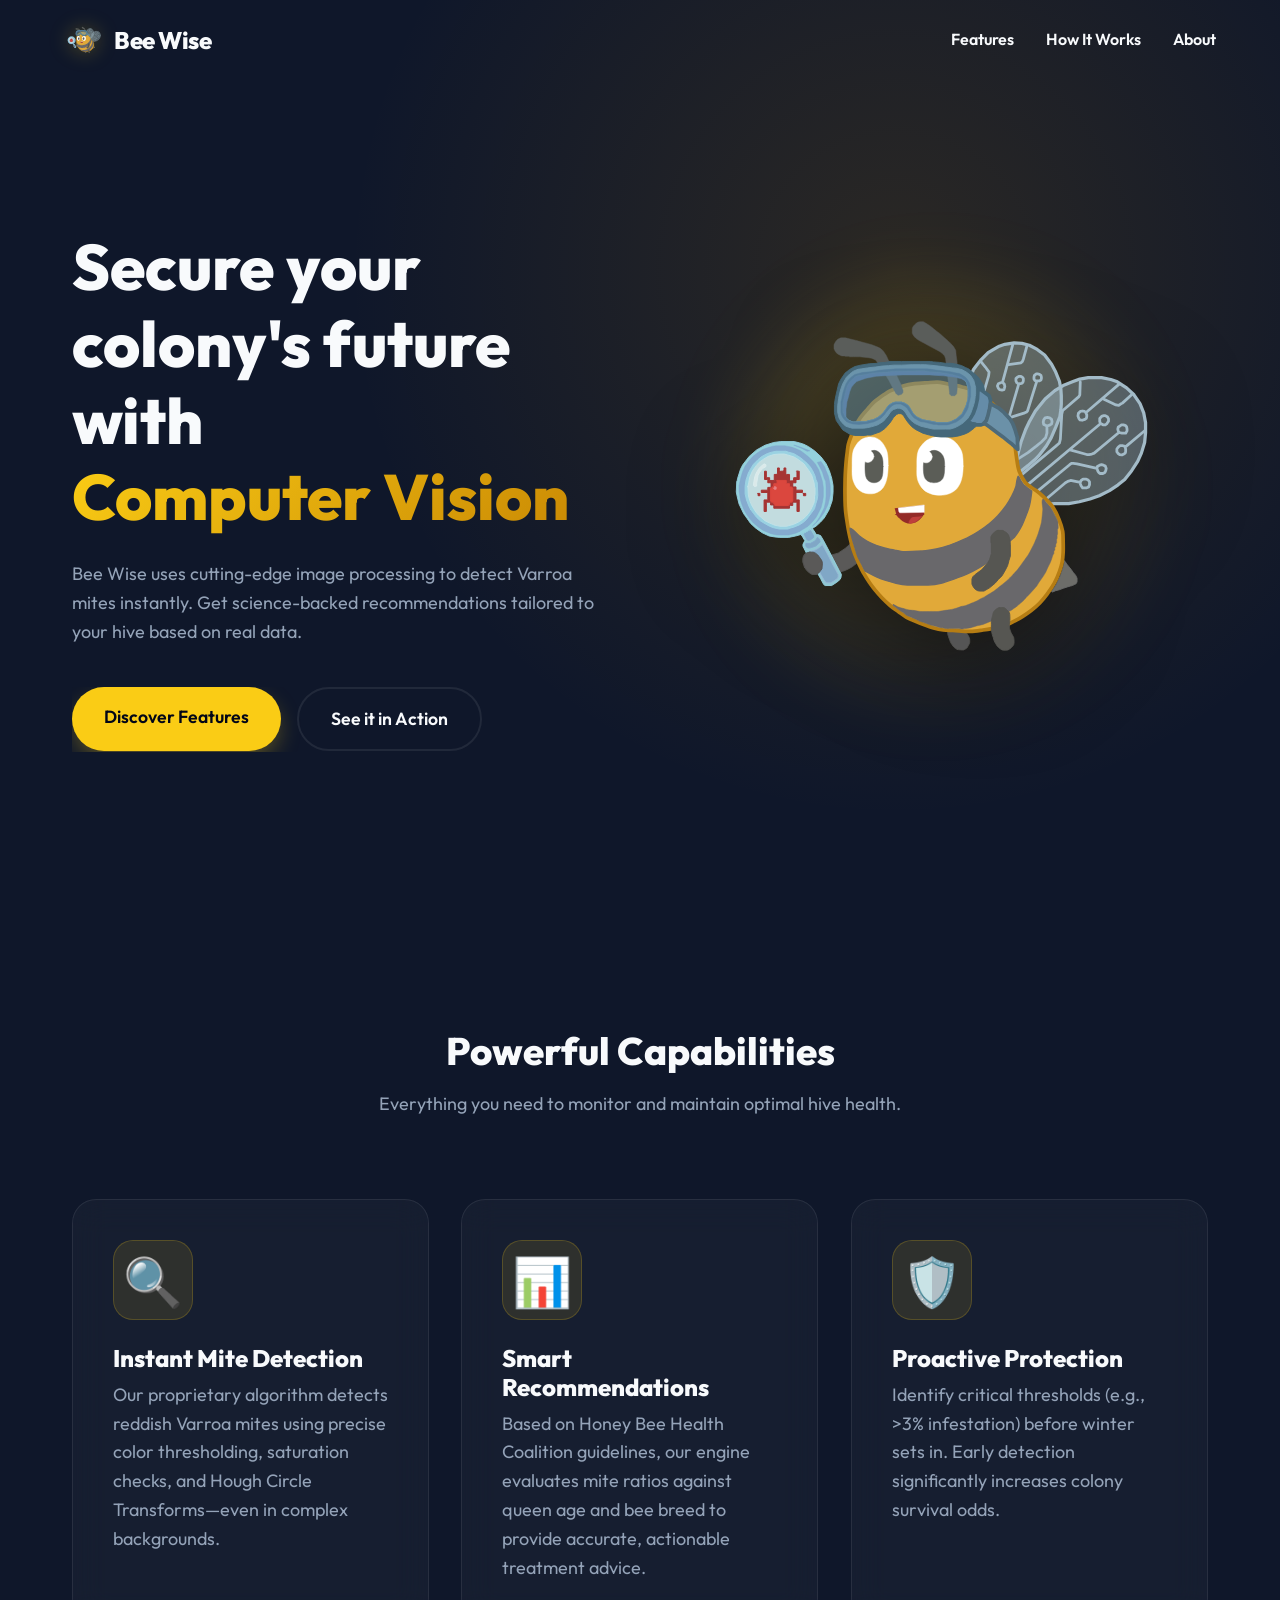
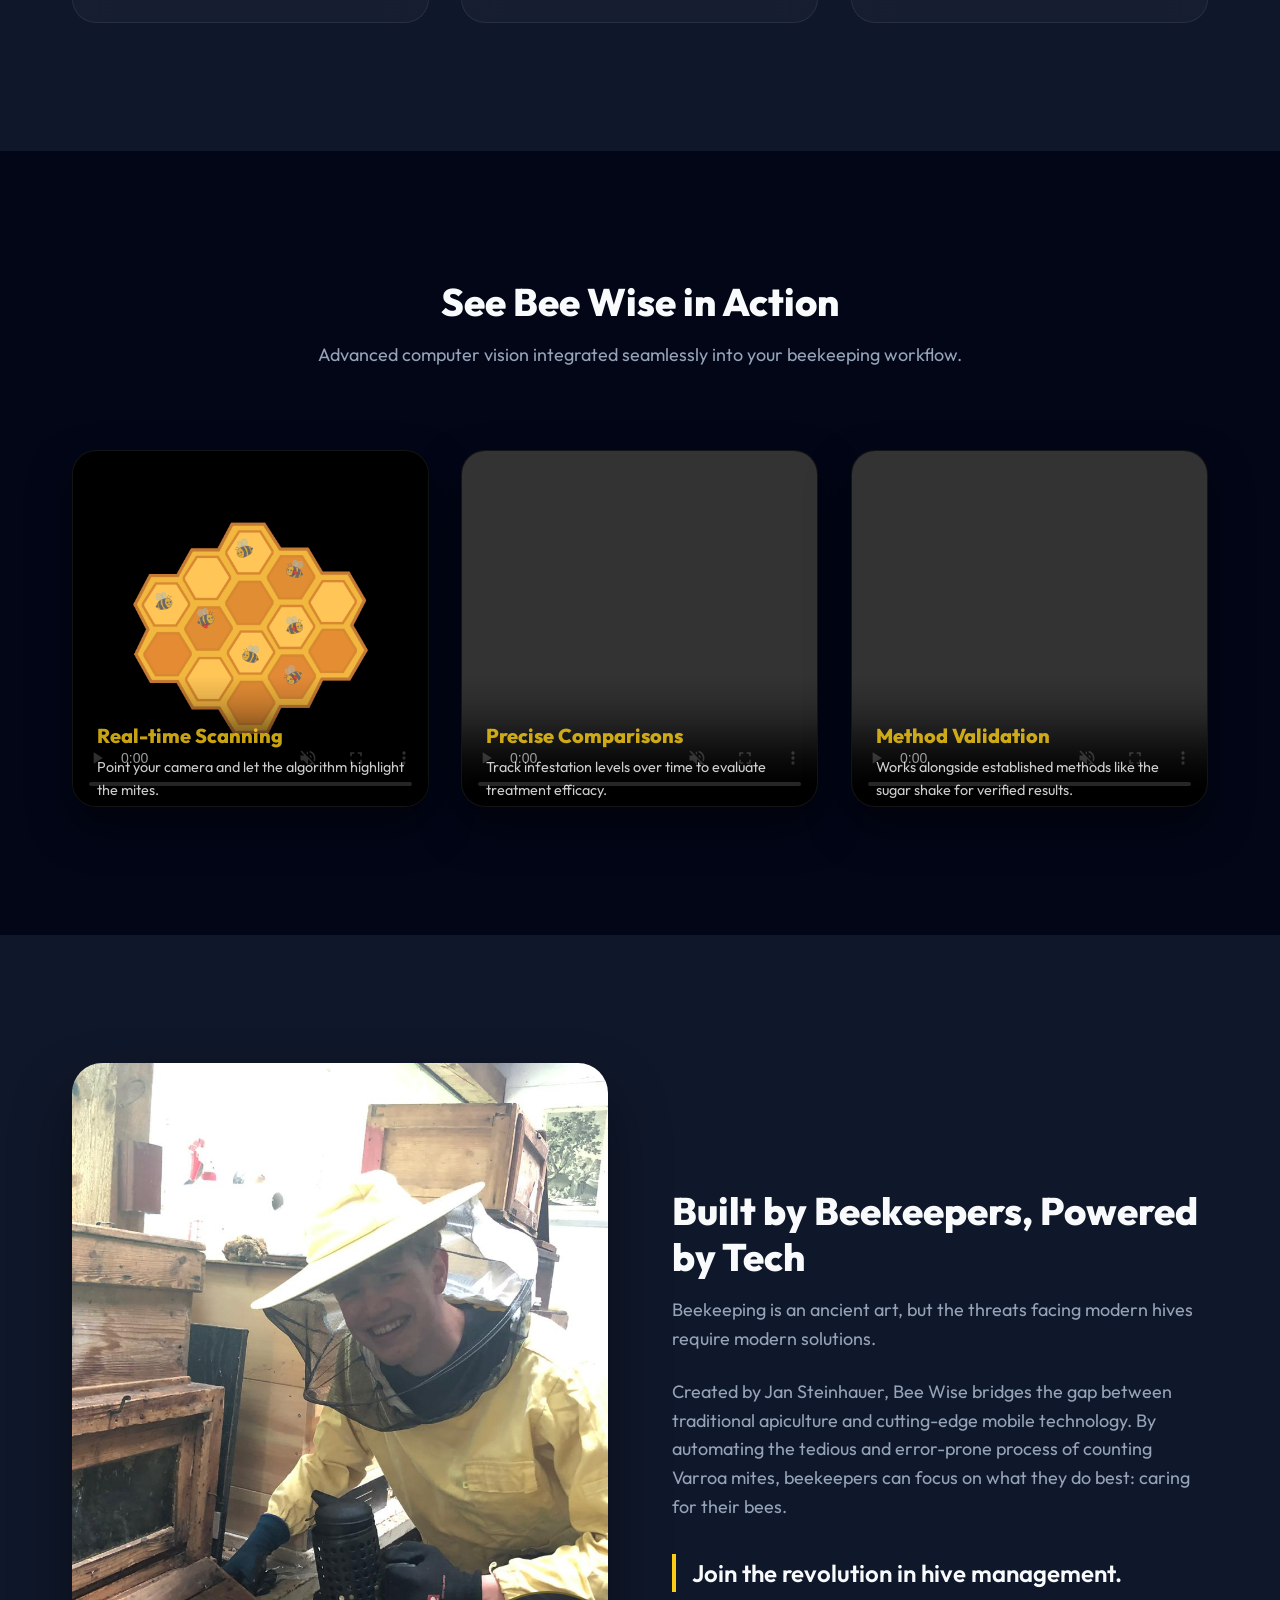
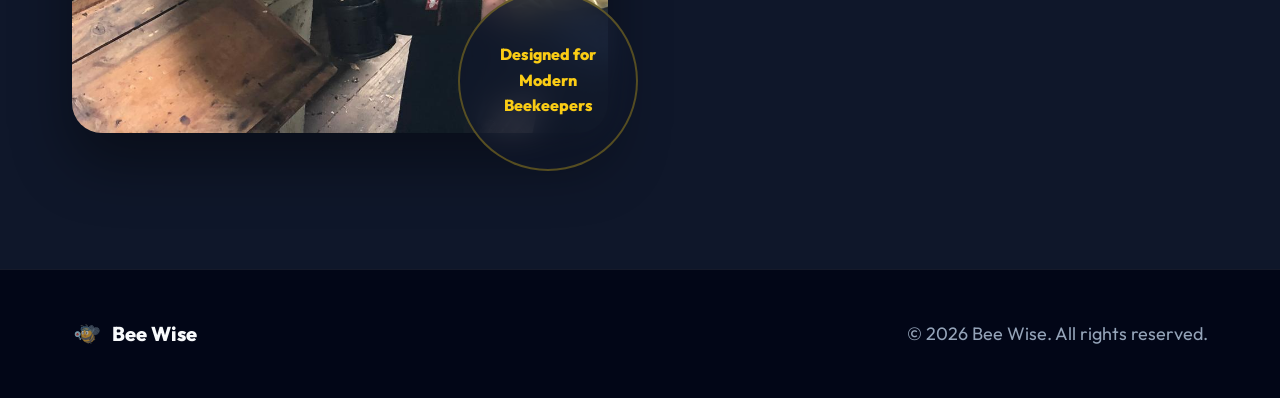
<file: Website/index.html>
<!DOCTYPE html>
<html lang="en">
<head>
    <meta charset="UTF-8">
    <meta name="viewport" content="width=device-width, initial-scale=1.0">
    <meta name="description" content="Bee Wise helps beekeepers detect Varroa mites using advanced computer vision and provides actionable health recommendations.">
    <title>Bee Wise - Smart Varroa Mite Detection</title>
    <link rel="stylesheet" href="styles.css">
    <link href="https://fonts.googleapis.com/css2?family=Outfit:wght@300;400;600;800&display=swap" rel="stylesheet">
</head>
<body>
    <nav class="navbar hidden-nav">
        <div class="logo">
            <svg class="animated-logo" viewBox="0 0 1080 1080" xmlns="http://www.w3.org/2000/svg">
                <path id="Color-Fill" fill="#ffffff" stroke="none" visibility="hidden" d="M 0 0 L 1080 0 L 1080 1080 L 0 1080 Z"/>
                <g id="Group">
                    <g id="RightWing" class="right-wing">
                        <path id="Path" fill="#a3bbc8" fill-opacity="0.4" fill-rule="evenodd" stroke="#a3bbc8" stroke-width="7" stroke-linecap="round" stroke-linejoin="round" d="M 602 336 L 607 302 L 612 289 L 618 281 L 629 267 L 644 252 L 654 246 L 668 238 L 680 234 L 700 231 L 717 232 L 733 236 L 750 245 L 766 257 L 781 277 L 789 292 L 798 314 L 801 330 L 802 345 L 802 363 L 801 376 L 799 390 L 790 413 L 780 436 L 770 453 L 753 475 L 744 484 L 730 496 L 707 514 L 660 457 L 602 336 Z"/>
                        <g id="RightWingPattern">
                            <path id="path1" fill="none" stroke="#a3bbc8" stroke-width="6" stroke-linecap="round" stroke-linejoin="round" d="M 689 393 L 723 382 L 727 380 L 729 378 L 749 314 L 745 312 L 743 309 L 743 305 L 744 301 L 748 298 L 752 298 L 755 299 L 758 301 L 759 305 L 759 308 L 758 311 L 754 313 L 749 313"/>
                            <path id="path2" fill="none" stroke="#a3bbc8" stroke-width="6" stroke-linecap="round" stroke-linejoin="round" d="M 697 235 L 675 316 L 679 320 L 680 325 L 679 329 L 678 332 L 674 333 L 669 332 L 666 329 L 664 324 L 666 319 L 671 317 L 674 316"/>
                            <path id="path3" fill="none" stroke="#a3bbc8" stroke-width="6" stroke-linecap="round" stroke-linejoin="round" d="M 728 237 L 720 266 L 718 271 L 715 274 L 688 278"/>
                            <path id="path4" fill="none" stroke="#a3bbc8" stroke-width="6" stroke-linecap="round" stroke-linejoin="round" d="M 689 392 L 710 320 L 706 317 L 704 313 L 704 308 L 707 305 L 711 303 L 714 303 L 718 305 L 720 308 L 720 313 L 719 316 L 717 318 L 714 319 L 712 319"/>
                            <path id="path5" fill="none" stroke="#a3bbc8" stroke-width="6" stroke-linecap="round" stroke-linejoin="round" d="M 628 271 L 638 283 L 646 294 L 645 302 L 633 343"/>
                        </g>
                    </g>
                    <g id="Left-Wing" class="left-wing">
                        <path id="path6" fill="#a3bbc8" fill-opacity="0.4" fill-rule="evenodd" stroke="#a3bbc8" stroke-width="7" stroke-linecap="round" stroke-linejoin="round" d="M 705 483 L 715 445 L 725 418 L 732 403 L 746 378 L 767 352 L 788 334 L 806 323 L 826 315 L 842 309 L 860 306 L 889 306 L 909 310 L 923 315 L 943 328 L 959 343 L 972 362 L 980 382 L 984 403 L 984 425 L 982 446 L 975 469 L 967 487 L 954 507 L 939 526 L 924 538 L 906 550 L 884 561 L 864 568 L 841 574 L 818 578 L 788 578 L 762 580 L 694 501 L 694 485 L 705 483 Z"/>
                        <g id="LeftWingPattern">
                            <path id="path7" fill="none" stroke="#a3bbc8" stroke-width="6" stroke-linecap="round" stroke-linejoin="round" d="M 716 516 L 789 455 L 798 447 L 800 439 L 803 385 L 805 377 L 811 372 L 840 347 L 842 343 L 843 315"/>
                            <path id="path8" fill="none" stroke="#a3bbc8" stroke-width="6" stroke-linecap="round" stroke-linejoin="round" d="M 927 320 L 858 379 L 855 382 L 857 386 L 857 390 L 856 394 L 853 396 L 847 398 L 842 397 L 840 394 L 838 389 L 839 383 L 843 379 L 848 378 L 852 379"/>
                            <path id="path9" fill="none" stroke="#a3bbc8" stroke-width="6" stroke-linecap="round" stroke-linejoin="round" d="M 955 342 L 934 361 L 930 363 L 926 366 L 920 365 L 910 360 L 893 352"/>
                            <path id="path10" fill="none" stroke="#a3bbc8" stroke-width="6" stroke-linecap="round" stroke-linejoin="round" d="M 731 536 L 887 405 L 885 401 L 885 397 L 885 394 L 888 391 L 890 389 L 894 388 L 897 388 L 902 391 L 904 395 L 904 400 L 902 403 L 900 406 L 897 408 L 893 408 L 889 406"/>
                            <path id="path11" fill="none" stroke="#a3bbc8" stroke-width="6" stroke-linecap="round" stroke-linejoin="round" d="M 821 462 L 857 472 L 862 472 L 868 471 L 873 469 L 927 424 L 925 421 L 924 417 L 925 413 L 929 410 L 932 408 L 936 408 L 940 409 L 943 412 L 944 417 L 944 421 L 941 426 L 937 426 L 933 426 L 929 425"/>
                            <path id="path12" fill="none" stroke="#a3bbc8" stroke-width="6" stroke-linecap="round" stroke-linejoin="round" d="M 984 419 L 940 456 L 941 460 L 941 466 L 940 469 L 937 471 L 933 473 L 928 472 L 925 470 L 922 466 L 922 460 L 925 456 L 929 453 L 935 453 L 938 454"/>
                            <path id="path13" fill="none" stroke="#a3bbc8" stroke-width="6" stroke-linecap="round" stroke-linejoin="round" d="M 752 550 L 820 494 L 824 491 L 828 491 L 836 492 L 879 502 L 880 498 L 885 495 L 889 494 L 893 495 L 897 497 L 899 502 L 898 507 L 896 511 L 892 513 L 886 513 L 883 511 L 881 508 L 880 505"/>
                            <path id="path14" fill="none" stroke="#a3bbc8" stroke-width="6" stroke-linecap="round" stroke-linejoin="round" d="M 772 566 L 811 533 L 816 530 L 822 528 L 843 532 L 845 528 L 849 525 L 855 525 L 860 527 L 863 531 L 863 537 L 861 542 L 857 544 L 848 544 L 845 540 L 843 535"/>
                            <path id="path15" fill="none" stroke="#a3bbc8" stroke-width="6" stroke-linecap="round" stroke-linejoin="round" d="M 706 483 L 730 468 L 748 454 L 759 445 L 768 436 L 771 426 L 771 413 L 771 410 L 768 409 L 764 407 L 763 402 L 764 397 L 767 393 L 772 392 L 777 393 L 781 396 L 782 401 L 781 406 L 778 408 L 773 410"/>
                        </g>
                    </g>
                    <path id="LeftFoot" fill="#555555" fill-rule="evenodd" stroke="#545450" stroke-width="2" stroke-linecap="round" stroke-linejoin="round" d="M 556 852 C 556.34436 852.945374 556.78418 860.017273 557 861 C 557.226135 862.029541 559.648193 869.006348 560 870 C 560.316833 870.894897 562.557617 877.160034 563 878 C 563.632019 879.200012 569.045532 887.036377 570 888 C 570.672607 888.679077 576.100769 892.676025 577 893 C 578.467224 893.528564 589.479431 894.346313 591 894 C 591.873413 893.801086 597.359863 890.626648 598 890 C 598.462952 889.546753 600.688232 885.567932 601 885 C 601.358643 884.346619 603.828735 879.725403 604 879 C 604.229736 878.026733 604.20105 870.979614 604 870 C 603.829834 869.171082 601.403076 863.744019 601 863 C 600.618347 862.295471 597.402161 857.692993 597 857 C 596.75061 856.57019 595.24939 853.42981 595 853 C 594.79895 852.653503 593.350769 850.193542 593 850 C 589.204712 847.905762 556.094177 845.204712 554 849 C 553.806458 849.350769 555.862854 851.623596 556 852 Z"/>
                    <path id="Stachel" fill="#6d6d69" fill-rule="evenodd" stroke="#696a69" stroke-width="2" stroke-linecap="round" stroke-linejoin="round" d="M 809 702 L 807 713 L 803 725 L 800 734 L 797 740 L 791 753 L 785 762 L 781 768 L 783 769 L 790 766 L 798 764 L 806 761 L 815 758 L 822 756 L 826 755 L 830 753 L 834 751 L 836 747 L 836 739 L 833 733 L 828 727 L 823 720 L 819 715 L 815 710 L 813 707 L 809 702 Z"/>
                    <path id="LeftArm" fill="#5a5958" fill-rule="evenodd" stroke="#565655" stroke-width="2" stroke-linecap="round" stroke-linejoin="round" d="M 349 661 L 343 668 L 335 675 L 320 685 L 306 689 L 295 690 L 281 689 L 273 685 L 266 683 L 257 682 L 250 686 L 247 689 L 245 692 L 244 698 L 244 704 L 246 709 L 247 715 L 252 722 L 258 727 L 265 731 L 273 731 L 278 728 L 281 729 L 282 730 L 291 730 L 307 730 L 313 729 L 320 727 L 330 724 L 336 722 L 344 718 L 351 714 L 356 710 L 360 707 L 366 701 L 368 699 L 356 659 L 349 661 Z"/>
                    <path id="Body" fill="#e1a939" fill-rule="evenodd" stroke="#b67d13" stroke-width="8" stroke-linecap="round" stroke-linejoin="round" d="M 379 379 C 374.919342 383.837952 370.557709 388.765442 367 394 C 364.013641 398.393921 361.410797 403.265747 359 408 C 355.720978 414.43927 352.719238 421.305115 350 428 C 347.097534 435.145996 343.873322 442.518066 342 450 C 340.868286 454.52002 340.618469 459.381653 340 464 C 339.29483 469.265686 338.550201 474.715881 338 480 C 337.178253 487.892212 336.51828 496.082031 336 504 C 335.547577 510.912109 335.174347 518.075256 335 525 C 334.620392 540.077698 334.512695 555.698242 334.873718 570.776367 C 335.049225 578.105957 335.312927 585.700684 336 593 C 336.9039 602.602905 338.502655 612.471558 340 622 C 340.882965 627.618774 341.859161 633.427856 343 639 C 345.035889 648.943604 347.239014 659.232788 350 669 C 351.983917 676.018311 354.382477 683.192566 357 690 C 359.065125 695.370789 361.559357 700.789124 364 706 C 367.749908 714.006226 371.657257 722.299255 376 730 C 379.637024 736.449341 383.798492 742.903381 388 749 C 391.739288 754.425903 395.839935 759.889526 400 765 C 404.71579 770.793091 409.798309 776.638916 415 782 C 420.031921 787.186096 425.465424 792.354126 431 797 C 437.308868 802.295898 444.309967 807.194641 451 812 C 456.195862 815.732178 461.446533 819.824341 467 823 C 471.734436 825.707336 477.001953 827.817261 482 830 C 490.80304 833.844421 499.990784 837.667236 509 841 C 513.885925 842.807434 518.976318 844.620972 524 846 C 531.478394 848.052856 539.311218 849.988342 547 851 C 553.867737 851.903625 561.081787 851.653198 568 852 C 580.521851 852.627686 593.467712 854.364014 606 854 C 614.94696 853.740112 624.129089 852.192505 633 851 C 639.281128 850.15564 645.767029 849.1474 652 848 C 658.291626 846.841797 664.840271 845.727295 671 844 C 676.719177 842.39624 682.532532 840.321106 688 838 C 692.06897 836.272583 696.090088 834.062317 700 832 C 706.000793 828.834839 712.228821 825.566772 718 822 C 724.452332 818.012207 731.030945 813.680359 737 809 C 743.610291 803.816772 750.165588 798.043274 756 792 C 761.362061 786.446045 766.381165 780.185791 771 774 C 776.685974 766.384949 782.433228 758.334473 787 750 C 791.32428 742.108032 794.944641 733.464539 798 725 C 800.443115 718.231506 802.648132 711.06781 804 704 C 805.24408 697.495483 805.670105 690.614258 806 684 C 806.410339 675.773193 806.195923 667.234619 806 659 C 805.835205 652.075073 806.192688 644.823486 805 638 C 803.456787 629.171021 800.333435 620.319824 797 612 C 793.437927 603.109375 789.2724 593.995789 784 586 C 780.911255 581.315796 776.799133 577.128906 773 573 C 769.52948 569.22821 765.77179 565.47052 762 562 C 757.871094 558.200867 753.483154 554.373779 749 551 C 745.203186 548.1427 740.796814 545.8573 737 543 C 732.516846 539.626221 727.538879 536.354065 724 532 C 718.327942 525.021301 714.006531 516.475525 711 508 C 707.413696 497.890137 706.713684 486.589294 705 476 C 703.831299 468.77832 703.160583 461.223022 702 454 C 700.564697 445.067322 698.598816 435.904846 697 427 C 695.640747 419.429321 696.248657 410.972046 693 404 C 689.543396 396.581665 682.534424 391.029053 677 385 C 671.958435 379.507813 666.505127 374.027405 661 369 C 653.399231 362.058838 645.247742 355.158386 637 349 C 630.336792 344.02478 623.489624 338.613281 616 335 C 607.272339 330.789429 597.378906 328.436768 588 326 C 579.869812 323.887634 571.223022 322.716003 563 321 C 555.408508 319.415771 547.723816 316.695435 540 316 C 530.477966 315.142639 520.545837 316.468506 511 317 C 502.421509 317.477661 493.511169 317.825867 485 319 C 476.67868 320.147949 468.095306 321.757751 460 324 C 455.279663 325.307434 450.581024 327.266479 446 329 C 441.021606 330.883911 435.737 332.572144 431 335 C 427.176971 336.959412 423.561249 339.597473 420 342 C 415.300781 345.170166 410.50238 348.555969 406 352 C 402.280609 354.845093 398.378265 357.757202 395 361 C 392.137787 363.747437 389.635834 367.034668 387 370 C 384.364166 372.965332 381.558014 375.967285 379 379 Z"/>
                    <path id="BellyStripe1" fill="#69686b" fill-rule="evenodd" stroke="#69686b" stroke-width="3" stroke-linecap="round" stroke-linejoin="round" d="M 346 631 C 348.520447 629.532471 363.684204 646.227051 366 648 C 367.713013 649.311401 380.127197 657.929077 382 659 C 383.596588 659.912964 395.298767 665.301025 397 666 C 398.527863 666.627686 409.425446 670.500854 411 671 C 412.978699 671.627258 426.980927 675.518311 429 676 C 430.65329 676.394409 442.33136 678.676758 444 679 C 445.775726 679.343994 458.196533 681.861694 460 682 C 463.436157 682.26355 487.557068 681.151123 491 681 C 493.00116 680.912109 507.009888 680.227539 509 680 C 511.577118 679.705322 529.467224 676.559937 532 676 C 534.921204 675.354126 555.161743 669.946045 558 669 C 560.838257 668.053955 580.243652 660.16333 583 659 C 585.016418 658.148987 599.047363 651.988647 601 651 C 603.397644 649.786011 619.739746 640.453796 622 639 C 624.878784 637.148315 644.361084 623.179932 647 621 C 649.120911 619.247986 663.125122 606.013184 665 604 C 667.152527 601.688721 681.182739 584.583191 683 582 C 684.49115 579.880432 693.82019 564.307434 695 562 C 696.155701 559.739746 703.215454 543.414307 704 541 C 704.774719 538.615906 706.518372 519.354309 709 519 C 710.132446 518.838318 713.393372 527.03009 714 528 C 714.719177 529.149902 720.065369 537.017151 721 538 C 721.872986 538.91803 728.993225 544.231018 730 545 C 730.882996 545.674438 737.553223 549.982666 738 551 C 738.449036 552.0224 737.140503 559.892212 737 561 C 736.816101 562.449829 735.288635 572.567383 735 574 C 734.638062 575.796387 731.5448 588.250366 731 590 C 730.435486 591.812805 725.694885 604.233032 725 606 C 724.25238 607.901001 718.891296 621.161987 718 623 C 717.110046 624.835327 710.101746 637.283447 709 639 C 708.183716 640.271851 702.002869 648.869385 701 650 C 699.59137 651.588013 688.464172 661.463013 687 663 C 685.096313 664.998291 672.975952 680.07312 671 682 C 667.943848 684.980225 644.476624 703.523071 641 706 C 638.966431 707.448853 624.164246 716.754761 622 718 C 619.501526 719.4375 601.629944 728.820129 599 730 C 595.855713 731.410645 573.252625 739.861206 570 741 C 566.91571 742.079834 545.184448 749.266296 542 750 C 538.937561 750.705566 517.134766 753.777222 514 754 C 512.005005 754.141785 498 754 496 754 C 493.111115 754 472.879791 754.228943 470 754 C 467.19574 753.7771 447.749847 750.59314 445 750 C 442.523254 749.465698 425.413239 744.772034 423 744 C 420.857147 743.314453 406.06488 737.893311 404 737 C 402.175781 736.210815 389.742371 729.956421 388 729 C 386.864136 728.376465 378.880402 723.950745 378 723 C 376.818329 721.723938 371.777771 710.555542 371 709 C 370 707 362.841522 693.071655 362 691 C 361.034607 688.623413 355.750854 671.452881 355 669 C 354.423706 667.11731 350.462524 653.913818 350 652 C 349.441986 649.691162 343.947296 632.19519 346 631 Z"/>
                    <path id="RightArm" fill="#565652" fill-rule="evenodd" stroke="#565652" stroke-width="2" stroke-linecap="round" stroke-linejoin="round" d="M 665 636 L 676 636 L 679 638 L 684 641 L 688 646 L 691 655 L 692 667 L 692 691 L 689 701 L 686 712 L 681 722 L 674 734 L 666 742 L 659 750 L 647 760 L 635 767 L 625 767 L 621 766 L 616 763 L 612 758 L 610 754 L 609 752 L 609 741 L 611 736 L 615 732 L 623 726 L 630 721 L 637 713 L 643 706 L 647 699 L 651 686 L 651 665 L 650 661 L 650 650 L 652 646 L 655 642 L 661 637 L 665 636 Z"/>
                    <path id="BellyStripe2" fill="#69686b" fill-rule="evenodd" stroke="#69686b" stroke-linecap="round" stroke-linejoin="round" d="M 439 796 C 441.043701 795.668335 447.073334 800.241943 449 801 C 452.05365 802.201477 462.822449 805.180664 466 806 C 467.653229 806.42627 473.313049 807.737 475 808 C 477.021027 808.315063 483.973236 808.724182 486 809 C 488.051544 809.279175 494.937927 810.814087 497 811 C 501.79538 811.432373 518.185181 811 523 811 C 525.40741 811 533.60083 811.198608 536 811 C 538.245178 810.814209 545.772034 809.334106 548 809 C 550.771362 808.584412 560.247437 807.525879 563 807 C 565.249939 806.57019 572.80072 804.640442 575 804 C 577.249023 803.345093 584.742615 800.625244 587 800 C 588.645386 799.54425 594.368713 798.503906 596 798 C 597.90564 797.411377 604.153503 794.753906 606 794 C 608.22876 793.089966 615.829163 790.040771 618 789 C 620.092285 787.996826 626.94342 784.074585 629 783 C 630.468018 782.23291 635.555359 779.810181 637 779 C 638.523743 778.145386 643.510132 774.912415 645 774 C 646.841675 772.87207 653.207825 769.205078 655 768 C 656.536743 766.966675 661.536072 763.134155 663 762 C 664.874756 760.547607 671.163025 755.499939 673 754 C 675.240601 752.170471 682.863953 745.950684 685 744 C 687.320618 741.880737 694.826599 734.27002 697 732 C 699.084839 729.82251 706.095764 722.337036 708 720 C 710.597351 716.812378 718.601318 705.3396 721 702 C 722.858643 699.412231 729.335022 690.71637 731 688 C 733.726929 683.551086 741.824646 667.743103 744 663 C 745.662964 659.374146 750.69928 646.770996 752 643 C 753.509583 638.623413 758.110046 623.543335 759 619 C 760.037903 613.70166 761.721863 595.391846 762 590 C 762.200317 586.116272 758.407166 570.48822 762 569 C 763.935608 568.198242 768.568665 575.470032 770 577 C 771.34491 578.4375 775.826416 583.419556 777 585 C 778.041504 586.402649 781.145447 591.476257 782 593 C 783.012756 594.805786 786.074097 601.148193 787 603 C 787.740723 604.481445 790.337952 609.48175 791 611 C 791.632446 612.450317 793.529602 617.489319 794 619 C 794.22699 619.729004 794.906738 622.242188 795 623 C 795.203613 624.654175 795.637817 630.460205 795 632 C 794.89978 632.241943 794.10022 632.758057 794 633 C 793.220459 634.881958 794.468018 642.017456 794 644 C 793.904846 644.402954 793.095154 645.597046 793 646 C 792.702148 647.261597 793.297852 651.738403 793 653 C 792.904846 653.402954 792.095154 654.597046 792 655 C 791.74469 656.081421 792 659.888916 792 661 C 792 661.185181 792.042542 661.819824 792 662 C 791.904846 662.402954 791.158447 663.617432 791 664 C 790.775879 664.541016 790.093811 666.421997 790 667 C 789.881348 667.731201 790.283447 670.315674 790 671 C 789.799561 671.483887 788.200439 672.516113 788 673 C 787.574829 674.026489 788.785645 678.214355 788 679 C 787.86908 679.13092 787.150208 678.891724 787 679 C 786.524963 679.342407 786.093811 681.421997 786 682 C 785.881348 682.731201 786.214661 685.291016 786 686 C 785.806519 686.639038 784.293335 688.400146 784 689 C 783.485413 690.052124 782.370361 693.888916 782 695 C 781.629639 696.111084 780.41626 699.905273 780 701 C 779.498779 702.318237 777.593384 706.720581 777 708 C 776.303101 709.502563 773.713196 714.505066 773 716 C 772.03656 718.019531 769.058228 725.028442 768 727 C 767.173767 728.539307 763.960449 733.540649 763 735 C 761.39032 737.445862 755.60968 745.554138 754 748 C 753.039551 749.459351 750.041504 754.597351 749 756 C 747.826416 757.580444 743.310303 762.530884 742 764 C 740.167542 766.054565 733.89978 773.007568 732 775 C 731.096375 775.947693 727.889709 779.039185 727 780 C 725.839966 781.252686 722.207275 785.792725 721 787 C 718.585449 789.414551 709.688232 796.89447 707 799 C 704.49176 800.9646 695.699707 807.308167 693 809 C 691.033813 810.232178 684.042236 813.898438 682 815 C 676.458435 817.989014 657.661621 828.245117 652 831 C 650.405273 831.776001 644.872864 834.177917 643.239136 834.868042 C 641.355591 835.663635 634.950256 838.38562 633 839 C 630.643494 839.74231 622.385925 841.358521 620 842 C 617.567566 842.653992 609.454956 845.436646 607 846 C 604.625977 846.5448 596.40509 847.614624 594 848 C 592.887756 848.178223 589.126038 848.969299 588 849 C 586.323669 849.045654 580.674377 848.092773 579 848 C 577.15094 847.897583 570.851807 848 569 848 C 565.851807 848 555.107483 848.504272 552 848 C 551.421997 847.906189 549.571106 847.129517 549 847 C 547.544006 846.669739 542.46283 846.298584 541 846 C 539.679077 845.730408 535.302307 844.348755 534 844 C 532.524902 843.60498 527.472473 842.404663 526 842 C 524.135742 841.48761 517.835144 839.608398 516 839 C 513.942566 838.317932 507.046844 835.713135 505 835 C 503.341003 834.421997 497.623077 832.672302 496 832 C 494.469727 831.36615 489.497925 828.706909 488 828 C 486.350586 827.221619 480.675232 824.721191 479 824 C 476.788788 823.048096 469.058929 820.247559 467 819 C 465.763031 818.250488 462.171509 814.848206 461 814 C 459.58493 812.975464 454.432129 810.00061 453 809 C 451.269135 807.790771 445.644592 803.324219 444 802 C 442.873444 801.092896 438.065552 798.444824 438 797 C 437.988129 796.738403 438.741486 796.041992 439 796 Z"/>
                    <path id="ExtensionBellyStripe2" fill="none" stroke="#69686b" stroke-width="2" stroke-linecap="round" stroke-linejoin="round" d="M 763 569 L 766 573 L 770 577 L 775 583 L 779 587 L 781 591 L 785 598 L 788 604 L 791 610 L 794 617 L 794 621 L 763 569 Z"/>
                    <path id="Right-Foot" fill="#565652" fill-rule="evenodd" stroke="#565652" stroke-width="2" stroke-linecap="round" stroke-linejoin="round" d="M 668 803 C 670.037048 803 677.084656 802.306519 679 803 C 680.359985 803.492371 683.977295 806.977295 685 808 C 686.022705 809.022705 689.462646 812.657227 690 814 C 691.034302 816.584717 691.06134 826.216736 691 829 C 690.963013 830.676514 690.092712 836.325684 690 838 C 689.918091 839.479248 689.81897 844.529602 690 846 C 690.093262 846.757813 690.77301 849.270996 691 850 C 691.470398 851.510681 693.336182 856.563782 694 858 C 694.799866 859.730713 698.438599 865.177917 699 867 C 699.602295 868.954773 700.109131 875.957458 700 878 C 699.949646 878.942932 699.385437 882.137939 699 883 C 698.62207 883.845276 696.606689 886.300537 696 887 C 695.485229 887.593506 693.607605 889.501892 693 890 C 691.967285 890.846619 688.278076 893.613037 687 894 C 684.695923 894.697632 676.304077 894.697632 674 894 C 672.721924 893.613037 669.032715 890.846619 668 890 C 667.18988 889.335815 664.664124 886.81012 664 886 C 663.153381 884.967285 660.670288 881.154968 660 880 C 659.376465 878.925537 657.450378 875.157776 657 874 C 656.51123 872.74353 655.398438 868.287964 655 867 C 654.65387 865.881104 653.312622 862.128723 653 861 C 652.54425 859.354614 651.186279 853.697144 651 852 C 650.757507 849.791016 651 842.222229 651 840 C 651 838.518555 650.877808 833.47644 651 832 C 651.092896 830.877441 651.752258 827.098877 652 826 C 652.296509 824.684814 653.682373 820.310181 654 819 C 654.222473 818.082336 654.659485 814.880737 655 814 C 655.389404 812.992798 657.289429 809.813049 658 809 C 658.780334 808.107178 662.00116 805.639038 663 805 C 663.697632 804.55365 666.19397 803.190308 667 803 C 667.180237 802.957458 667.814819 803 668 803 Z"/>
                    <g id="MagnifyingGlass">
                        <path id="path16" fill="#91c7d4" fill-rule="evenodd" stroke="#96d2e0" stroke-width="2" stroke-linecap="round" stroke-linejoin="round" d="M 241 646 L 248 658 L 244 666 L 244 670 L 247 676 L 252 686 L 282 740 L 289 753 L 292 755 L 306 755 L 317 748 L 324 742 L 326 738 L 327 731 L 322 722 L 310 699 L 297 674 L 288 657 L 282 647 L 276 645 L 273 645 L 266 634 L 265 632 L 241 645 L 241 646 Z"/>
                        <path id="path17" fill="#81a9cc" fill-rule="evenodd" stroke="#81a9cc" stroke-width="2" stroke-linecap="round" stroke-linejoin="round" d="M 247 643 L 260 636 L 262 639 L 265 644 L 267 648 L 267 651 L 265 653 L 262 655 L 260 656 L 258 657 L 254 657 L 252 655 L 250 651 L 248 647 L 247 645 L 247 643 Z"/>
                        <path id="path18" fill="#80a7c6" fill-rule="evenodd" stroke="#82a9cc" stroke-width="2" stroke-linecap="round" stroke-linejoin="round" d="M 251 664 L 260 664 L 268 660 L 273 655 L 275 651 L 279 654 L 281 659 L 281 661 L 277 665 L 273 669 L 268 671 L 262 673 L 258 674 L 254 674 L 251 671 L 250 668 L 250 666 L 251 665 L 251 664 Z"/>
                        <path id="path19" fill="#80a7c6" fill-rule="evenodd" stroke="#98b7d4" stroke-width="2" stroke-linecap="round" stroke-linejoin="round" d="M 286 667 L 291 676 L 299 691 L 307 707 L 315 722 L 320 731 L 320 736 L 319 739 L 311 745 L 304 749 L 294 749 L 289 742 L 282 730 L 257 683 L 261 681 L 269 679 L 278 674 L 283 669 L 286 667 Z"/>
                        <path id="path20" fill="#94d1dc" fill-rule="evenodd" stroke="#93cfdf" stroke-width="2" stroke-linecap="round" stroke-linejoin="round" d="M 260 634 L 272 627 L 282 618 L 290 609 L 300 592 L 307 572 L 309 554 L 309 539 L 306 523 L 301 507 L 294 492 L 283 477 L 269 464 L 256 455 L 246 450 L 237 447 L 225 444 L 196 444 L 181 446 L 162 452 L 144 462 L 128 476 L 114 494 L 109 504 L 103 523 L 102 528 L 101 530 L 100 553 L 102 563 L 106 579 L 116 600 C 116 600 131 621 131 621 L 142 631 L 156 641 L 171 648 L 183 650 L 194 651 L 213 651 L 228 648 L 242 644 L 256 636 L 260 634 Z"/>
                        <path id="path21" fill="#85abcf" fill-rule="evenodd" stroke="#7da9d0" stroke-linecap="round" stroke-linejoin="round" d="M 265 626 L 271 621 L 278 614 L 290 597 L 298 580 L 301 568 L 303 559 L 303 543 L 303 540 L 302 533 L 299 519 L 294 507 L 291 499 L 283 487 L 275 489 L 279 496 L 286 510 L 290 523 L 293 530 L 294 541 L 294 562 L 293 573 L 290 587 L 286 595 L 280 607 L 272 619 L 270 621 L 265 626 Z"/>
                        <path id="path22" fill="#85abcf" fill-rule="evenodd" stroke="#81a8cd" stroke-linecap="round" stroke-linejoin="round" d="M 237 638 L 255 627 L 263 619 L 272 608 L 277 599 L 283 587 L 286 575 L 288 563 L 288 543 L 286 530 L 283 520 L 278 505 L 271 493 L 265 486 L 256 477 L 246 469 L 239 464 L 228 459 L 219 456 L 209 454 L 205 453 L 186 453 L 179 454 L 169 457 L 157 461 L 146 468 L 136 476 L 127 486 L 119 497 L 114 508 L 110 521 L 108 530 L 107 534 L 106 539 L 106 552 L 107 558 L 109 570 L 112 580 L 116 590 L 122 601 L 130 612 L 137 620 L 148 629 L 158 636 L 175 643 L 188 646 L 213 646 L 228 642 L 233 640 L 237 638 Z"/>
                        <path id="path23" fill="#85abcf" fill-rule="evenodd" stroke="#7da9d0" stroke-linecap="round" stroke-linejoin="round" d="M 225 452 L 242 459 L 253 465 L 259 464 L 236 455 L 226 452 L 225 452 Z"/>
                        <path id="path24" fill="#9ad2e2" fill-rule="evenodd" stroke="#9dd3e4" stroke-width="2" stroke-linecap="round" stroke-linejoin="round" d="M 131 591 L 127 583 L 122 570 L 119 557 L 119 541 L 121 527 L 126 512 L 132 501 L 137 493 L 146 484 L 154 477 L 161 473 L 167 470 L 176 467 L 186 465 L 207 465 L 213 467 L 224 470 L 231 474 L 239 479 L 246 485 L 253 491 L 260 499 L 265 507 L 270 518 L 272 526 L 275 533 L 276 560 L 275 568 L 272 578 L 269 589 L 261 600 L 251 613 L 244 619 L 236 624 L 224 629 L 216 631 L 214 632 L 211 633 L 193 633 L 180 630 L 172 627 L 163 622 L 153 616 L 144 608 L 137 599 L 131 591 Z"/>
                        <path id="path25" fill="#c2dcdf" fill-rule="evenodd" stroke="#c2e2e8" stroke-width="2" stroke-linecap="round" stroke-linejoin="round" d="M 125 541 L 127 532 L 129 521 L 135 507 L 143 496 L 149 489 L 159 482 L 169 476 L 181 472 L 193 471 L 204 471 L 211 473 L 224 477 L 231 481 L 238 486 L 246 492 L 251 499 L 257 507 L 263 517 L 266 527 L 268 533 L 269 542 L 270 544 L 270 559 L 269 562 L 269 569 L 268 576 L 263 587 L 260 593 L 256 599 L 250 606 L 243 612 L 234 618 L 223 623 L 212 626 L 209 627 L 194 627 L 190 626 L 184 625 L 179 623 L 172 620 L 162 615 L 155 609 L 148 603 L 142 596 L 137 588 L 133 581 L 130 574 L 127 564 L 126 559 L 125 541 Z"/>
                        <path id="path26" fill="#dbe9e9" fill-rule="evenodd" stroke="#dcedee" stroke-width="2" stroke-linecap="round" stroke-linejoin="round" d="M 160 493 L 162 493 L 164 494 L 164 498 L 156 503 L 153 507 L 150 511 L 147 517 L 146 523 L 144 534 L 144 540 L 142 541 L 139 541 L 137 539 L 138 530 L 140 520 L 143 512 L 149 502 L 156 495 L 160 493 Z"/>
                    </g>
                    <path id="RightHand" fill="#5a5958" fill-rule="evenodd" stroke="#535251" stroke-width="2" stroke-linecap="round" stroke-linejoin="round" d="M 259 683 L 253 684 L 248 687 L 246 691 L 245 693 L 244 697 L 244 704 L 245 708 L 247 713 L 248 716 L 251 720 L 254 724 L 260 729 L 264 731 L 273 731 L 278 728 L 282 723 L 285 719 L 286 707 L 285 702 L 282 697 L 276 689 L 271 685 L 266 683 L 259 683 Z"/>
                    <g id="Bee-Sensors">
                        <path id="path27" fill="#5a5d5a" fill-rule="evenodd" stroke="#5a5d5a" stroke-linecap="round" stroke-linejoin="round" d="M 445 340 L 448 343 L 450 344 L 457 342 L 460 338 L 460 333 L 457 326 L 455 319 L 451 311 L 446 300 L 428 267 L 424 258 L 420 252 L 418 249 L 413 244 L 408 241 L 401 238 L 393 235 L 383 232 L 371 229 L 364 227 L 357 225 L 344 222 L 336 220 L 326 220 L 319 223 L 316 226 L 314 229 L 312 233 L 311 235 L 311 243 L 313 248 L 316 252 L 319 255 L 323 257 L 328 259 L 333 259 L 336 260 L 343 260 L 345 261 L 353 261 L 357 261 L 367 261 L 376 262 L 386 263 L 392 264 L 397 266 L 401 268 L 404 272 L 406 276 L 424 303 L 429 311 L 438 328 L 445 340 Z"/>
                        <path id="path28" fill="#5a5d5a" fill-rule="evenodd" stroke="#595a59" stroke-linecap="round" stroke-linejoin="round" d="M 561 341 L 564 345 L 572 345 L 576 341 L 577 331 L 577 308 L 577 272 L 575 258 L 574 247 L 570 240 L 566 235 L 562 231 L 557 226 L 551 221 L 540 211 L 533 206 L 527 201 L 521 196 L 514 191 L 509 188 L 504 185 L 497 185 L 493 186 L 489 188 L 486 191 L 483 194 L 481 197 L 480 200 L 480 210 L 482 214 L 485 218 L 488 221 L 494 225 L 499 228 L 507 232 L 512 235 L 521 240 L 529 244 L 540 250 L 545 254 L 550 259 L 552 265 L 553 273 L 561 341 Z"/>
                    </g>
                    <g id="RightEye">
                        <path id="path29" fill="#ffffff" fill-rule="evenodd" stroke="#ffffff" stroke-linecap="round" stroke-linejoin="round" d="M 590 497 C 590 486.329773 589.964172 475.330627 587 466 C 585.31842 460.706848 581.873657 456.147949 579 452 C 570.290039 439.427795 556.024109 433 541 433 C 526.472168 433 511.182129 438.14386 502 450 C 498.933685 453.95929 494.794373 458.809814 493 464 C 489.545685 473.991516 490 485.595032 490 497 C 490 505.987427 489.224213 515.43573 491 524 C 492.503052 531.248962 496.195587 537.868286 500 543 C 509.239716 555.46344 525.870483 560 541 560 C 554.413513 560 568.474487 555.067505 577 545 C 586.727844 533.512634 590 515.690063 590 497 Z"/>
                        <path id="path30" fill="#5b5d57" fill-rule="evenodd" stroke="#5b5d57" stroke-linecap="round" stroke-linejoin="round" d="M 550 498 C 550 494.274597 550.912842 481.971497 546 474 C 544.083679 470.890564 540.99231 467.756042 538 466 C 533.660889 463.453613 529.289185 463 527 463 C 514.297424 463 504 478.670044 504 498 C 504 507.242676 504.154175 517.743835 508 524 C 512.197266 530.827881 520.371216 533 527 533 C 533.638916 533 541.801758 530.846069 546 524 C 549.834473 517.74707 550 507.227356 550 498 Z"/>
                        <path id="Oval" fill="#ffffff" fill-rule="evenodd" stroke="#ffffff" stroke-linecap="round" stroke-linejoin="round" d="M 523 477 C 523 469.820313 517.179688 464 510 464 C 502.820313 464 497 469.820313 497 477 C 497 484.179688 502.820313 490 510 490 C 517.179688 490 523 484.179688 523 477 Z"/>
                    </g>
                    <g id="Goggles">
                        <path id="path31" fill="#45687a" fill-rule="evenodd" stroke="#45687a" stroke-width="2" stroke-linecap="round" stroke-linejoin="round" d="M 567 434 L 580 431.984375 L 593 427.960938 L 602 423.9375 L 614 414.882813 L 617 411.867188 L 597 398.78125 L 598 398.78125 L 598 396.773438 L 608 396.773438 L 614 385.703125 L 619 374.632813 L 621 366.585938 L 623 356.523438 L 625 346.460938 L 625 339.421875 L 627 334.390625 L 636 332.375 L 634 322.3125 L 629 314.265625 L 623 305.210938 L 614 297.164063 L 609 293.132813 L 602 287.101563 L 595 284.078125 L 587 280.054688 L 580 278.046875 L 576 277.039063 L 564 275.023438 L 552 275.023438 L 539 273.015625 L 526 272.007813 L 519 271 L 457 271 L 432 271 L 428 272.007813 L 421 273.015625 L 408 274.015625 L 404 275.023438 L 387 276.03125 L 368 279.046875 L 356 282.070313 L 345 288.101563 L 335 296.15625 L 326 309.234375 L 321 319.296875 L 318 332.375 L 315 345.453125 L 313 355.515625 L 312 363.570313 L 312 381.679688 L 313 386.710938 L 316 398.78125 L 330 418.90625 L 345 427.960938 L 356 430.984375 L 376 430.984375 L 383 429.976563 L 391 429.976563 L 411 422.929688 L 421 415.890625 L 431 404.820313 L 436 397.78125 L 439 392.75 L 446 385.703125 L 450 383.6875 L 456 383.6875 L 461 387.71875 L 466 395.765625 L 471 402.8125 L 479 411.867188 L 487 417.898438 L 503 425.953125 L 517 429.976563 L 531 432.992188 L 541 434 Z M 524 401 L 502 397 L 490 391 L 483 385 L 478 377 L 474 370 L 470 365 L 463 361 L 457 359 L 445 359 L 443 359 L 437 361 L 429 366 L 424 373 L 419 380 L 411 388 L 406 392 L 396 397 L 386 399 L 380 401 L 352 402 L 343 398 L 339 395 L 335 390 L 331 383 L 330 378 L 330 361 L 332 353 L 334 344 L 337 332 L 340 323 L 345 315 L 349 311 L 354 306 L 358 303 L 365 301 L 379 299 L 394 296 L 407 295 L 425 294 L 440 292 L 505 291 L 518 293 L 533 294 L 549 296 L 566 299 L 586 305 L 594 311 L 598 318 L 601 330 L 601 346 L 600 355 L 596 368 L 588 384 L 576 395 L 562 402 L 556 403 L 534 403 Z"/>
                        <path id="path32" fill="#658ca8" fill-rule="evenodd" stroke="#45687a" stroke-width="8" stroke-linecap="round" stroke-linejoin="round" d="M 627 331 L 638 339 L 646 345 L 648 351 L 649 355 L 649 364 L 647 379 L 642 395 L 637 405 L 629 408 L 614 408 L 616 406 L 608 405 L 599 401 L 606 393 L 612 383 L 617 369 L 621 351 L 622 331 L 627 331 Z"/>
                        <path id="path33" fill="#6b91a8" fill-rule="evenodd" stroke="#4d6a7a" stroke-width="8" stroke-linecap="round" stroke-linejoin="round" d="M 653 364 L 666 371 L 678 381 L 691 395 L 697 405 L 702 418 L 707 435 L 708 461 L 696 450 L 687 443 L 676 434 L 665 426 L 648 413 L 635 404 L 640 399 L 644 386 L 647 373 L 649 362 L 653 364 Z"/>
                        <path id="path34" fill="#6b94ab" fill-rule="evenodd" stroke="#6b94ab" stroke-width="2" stroke-linecap="round" stroke-linejoin="round" d="M 553 417 L 562 417 L 572 414 L 582 409 L 591 403 L 600 394 L 606 384 L 610 373 L 613 364 L 615 356 L 616 347 L 617 342 L 617 327 L 616 324 L 613 312 L 606 301 L 597 294 L 588 289 L 577 286 L 567 285 L 552 283 L 537 281 L 519 279 L 507 278 L 498 278 L 480 278 L 457 279 L 440 279 L 429 280 L 415 281 L 401 283 L 391 284 L 383 285 L 371 287 L 363 288 L 353 292 L 349 295 L 345 298 L 338 305 L 330 319 L 326 330 L 323 341 L 321 351 L 320 359 L 319 367 L 319 380 L 320 385 L 322 393 L 326 400 L 332 407 L 337 411 L 343 413 L 350 415 L 375 415 L 383 414 L 392 412 L 399 410 L 405 408 L 412 404 L 418 400 L 423 394 L 428 388 L 433 380 L 439 375 L 445 373 L 448 372 L 452 372 L 458 374 L 463 378 L 467 384 L 472 392 L 477 398 L 486 405 L 499 411 L 512 414 L 525 417 Z M 524 401 L 502 397 L 490 391 L 483 385 L 478 377 L 474 370 L 470 365 L 463 361 L 457 359 L 445 359 L 443 359 L 437 361 L 429 366 L 424 373 L 419 380 L 411 388 L 406 392 L 396 397 L 386 399 L 380 401 L 352 402 L 343 398 L 339 395 L 335 390 L 331 383 L 330 378 L 330 361 L 332 353 L 334 344 L 337 332 L 340 323 L 345 315 L 349 311 L 354 306 L 358 303 L 365 301 L 379 299 L 394 296 L 407 295 L 425 294 L 440 292 L 505 291 L 518 293 L 533 294 L 549 296 L 566 299 L 586 305 L 594 311 L 598 318 L 601 330 L 601 346 L 600 355 L 596 368 L 588 384 L 576 395 L 562 402 L 556 403 L 534 403 Z"/>
                        <path id="path35" fill="#5272a7" fill-rule="evenodd" stroke="#5272a7" stroke-linecap="round" stroke-linejoin="round" d="M 337.026306 394 L 331.003754 385.860352 L 330 378.720337 L 330 360.360291 L 333.011292 345.060181 L 336.022552 331.800171 L 342.045105 317.520081 L 347.063904 310.380066 L 356.097748 303.240051 L 373.161652 299.160034 L 383.199249 297.120056 L 399.259399 295.080017 L 417.327057 293.040039 L 425.357147 292.009827 L 432.383453 292.019958 L 440.413544 291 L 514.691711 291 L 527.740601 293.019592 L 539.785706 294.059998 L 556.849609 297.120056 L 579.936096 301.200073 L 586.962402 304.127441 L 593.988708 310.186279 L 597 314.460083 L 585.958618 308.340027 L 572.90979 305.137268 L 547.815796 302.107849 L 532.759399 301.098022 L 517.703003 300.088257 L 492.609009 300.088257 L 460.488708 300.088257 L 432.383453 301.098022 L 402.270691 303.117676 L 380.187958 307.15686 L 360.112793 314.225464 L 354.09024 320.284302 L 349.071442 326.34314 L 345.056396 336.441162 L 342.045105 348.558838 L 339.033844 358.320251 L 338.03009 367.500305 L 337.026306 373.6203 L 337.026306 377.84314 L 337.026306 394 Z"/>
                        <path id="path36" fill="#557e9d" fill-rule="evenodd" stroke="#557e9d" stroke-linecap="round" stroke-linejoin="round" d="M 555 408 L 560 407 L 563 406 L 569 404 L 575 402 L 579 399 L 586 394 L 590 390 L 594 384 L 598 377 L 601 370 L 602 363 L 604 356 L 606 347 L 606 326 L 605 323 L 603 316 L 600 311 L 595 305 L 589 301 L 582 297 L 575 296 L 562 293 L 545 291 L 534 290 L 521 288 L 512 287 L 466 287 L 444 287 L 434 288 L 419 289 L 409 290 L 391 293 L 382 294 L 372 295 L 364 297 L 356 299 L 348 305 L 342 311 L 337 319 L 333 330 L 330 340 L 328 350 L 328 351 L 326 358 L 326 381 L 327 386 L 330 392 L 333 396 L 338 401 L 345 404 L 352 406 L 365 407 L 375 406 L 384 405 L 391 403 L 396 402 L 400 400 L 407 397 L 413 393 L 420 386 L 424 380 L 431 372 L 436 367 L 441 364 L 446 363 L 455 363 L 459 365 L 464 368 L 469 372 L 472 377 L 475 381 L 478 386 L 481 390 L 484 393 L 489 396 L 494 399 L 499 401 L 506 402 L 514 404 L 522 406 L 527 407 L 533 407 L 536 408 Z M 524 401 L 502 397 L 490 391 L 483 385 L 478 377 L 474 370 L 470 365 L 463 361 L 457 359 L 445 359 L 443 359 L 437 361 L 429 366 L 424 373 L 419 380 L 411 388 L 406 392 L 396 397 L 386 399 L 380 401 L 352 402 L 343 398 L 339 395 L 335 390 L 331 383 L 330 378 L 330 361 L 332 353 L 334 344 L 337 332 L 340 323 L 345 315 L 349 311 L 354 306 L 358 303 L 365 301 L 379 299 L 394 296 L 407 295 L 425 294 L 440 292 L 505 291 L 518 293 L 533 294 L 549 296 L 566 299 L 586 305 L 594 311 L 598 318 L 601 330 L 601 346 L 600 355 L 596 368 L 588 384 L 576 395 L 562 402 L 556 403 L 534 403 Z"/>
                        <path id="Path-copy-3" fill="#6994aa" fill-opacity="0.5" fill-rule="evenodd" stroke="#6994aa" stroke-opacity="0.5" stroke-linecap="round" stroke-linejoin="round" d="M 335 390 L 331 383 L 330 378 L 330 361 L 332 353 L 334 344 L 337 332 L 340 323 L 345 315 L 349 311 L 354 306 L 358 303 L 365 301 L 379 299 L 394 296 L 407 295 L 425 294 L 440 292 L 505 291 L 518 293 L 533 294 L 549 296 L 566 299 L 586 305 L 594 311 L 598 318 L 601 330 L 601 346 L 600 355 L 596 368 L 588 384 L 576 395 L 562 402 L 556 403 L 534 403 L 524 401 L 502 397 L 490 391 L 483 385 L 478 377 L 474 370 L 470 365 L 463 361 L 457 359 L 445 359 L 443 359 L 437 361 L 429 366 L 424 373 L 419 380 L 411 388 L 406 392 L 396 397 L 386 399 L 380 401 L 352 402 L 343 398 L 339 395 L 335 390 Z"/>
                    </g>
                    <g id="LeftEye">
                        <path id="Path-copy" fill="#ffffff" fill-rule="evenodd" stroke="#ffffff" stroke-linecap="round" stroke-linejoin="round" d="M 428 495.984253 C 428 485.650085 427.972107 474.997375 425.66394 465.960632 C 424.354523 460.834167 421.672119 456.418884 419.434448 452.40155 C 412.65213 440.225342 401.543427 434 389.84436 434 C 378.531738 434 366.62558 438.981873 359.475586 450.464539 C 357.087891 454.299133 353.864655 458.996887 352.467407 464.023621 C 349.777588 473.700439 350.131348 484.938477 350.131348 495.984253 C 350.131348 504.688599 349.527252 513.839355 350.910034 522.13385 C 352.080444 529.15448 354.95578 535.565369 357.918213 540.535461 C 365.113068 552.606323 378.063202 557 389.84436 557 C 400.289276 557 411.238373 552.222839 417.877075 542.472412 C 425.452026 531.346863 428 514.085632 428 495.984253 Z"/>
                        <path id="path37" fill="#5b5d57" fill-rule="evenodd" stroke="#5b5d57" stroke-linecap="round" stroke-linejoin="round" d="M 417.010193 498 C 417.010193 494.274597 417.784302 481.971497 413.617981 474 C 411.992859 470.890564 409.371246 467.756042 406.833618 466 C 403.153839 463.453613 399.446442 463 397.505096 463 C 391.456055 463 385.577637 467.244385 382 475 C 379.20639 481.055847 378 489.524414 378 498 C 378 507.242676 378.130737 517.743835 381.392181 524 C 384.95166 530.827881 391.883575 533 397.505096 533 C 403.135193 533 410.057678 530.846069 413.617981 524 C 416.869812 517.74707 417.010193 507.227356 417.010193 498 Z"/>
                        <path id="Oval-copy" fill="#ffffff" fill-rule="evenodd" stroke="#ffffff" stroke-linecap="round" stroke-linejoin="round" d="M 397 476 C 397 468.820313 391.179688 463 384 463 C 376.820313 463 371 468.820313 371 476 C 371 483.179688 376.820313 489 384 489 C 391.179688 489 397 483.179688 397 476 Z"/>
                    </g>
                    <g id="MouthOpen">
                        <path id="path38" fill="#932b28" fill-rule="evenodd" stroke="none" d="M 506 581 L 442 588.179443 L 444.031738 595.359009 L 446.063507 602.538452 L 449.111115 607.666626 L 452.158722 609.717957 L 455.20636 612.794861 L 459.269836 615.871826 L 464.349213 618.94873 L 470.444458 621 L 476.539673 621 L 482.634918 619.974365 L 486.698425 618.94873 L 491.777771 615.871826 L 495.841278 612.794861 L 501.936493 606.640991 L 504.984131 600.487183 L 506 595.359009 L 506 581 Z"/>
                        <path id="path39" fill="#ffffff" fill-rule="evenodd" stroke="#ffffff" d="M 450 587.375 L 451.018188 594.8125 L 453.054535 598 L 461.200012 598 L 506 596.9375 L 506 581 L 450 587.375 Z"/>
                        <path id="path40" fill="#be3f3c" fill-rule="evenodd" stroke="#be3f3c" d="M 473 619.928589 L 473 616.714294 L 475 613.5 L 478 609.214294 L 482 607.071411 L 486 606 L 492 606 L 498 606 L 501 606 L 494 612.428589 L 487 617.785706 L 477 621 L 473 619.928589 Z"/>
                    </g>
                    <g id="MouthSlightlyOpen">
                        <path id="path41" fill="#932b28" fill-rule="evenodd" stroke="none" visibility="hidden" d="M 506 589 L 442 593.307678 L 444.031738 597.615356 L 446.063507 601.923096 L 449.111115 605 L 452.158722 606.230774 L 455.20636 608.076904 L 459.269836 609.923096 L 464.349213 611.769226 L 470.444458 613 L 476.539673 613 L 482.634918 612.384644 L 486.698425 611.769226 L 491.777771 609.923096 L 495.841278 608.076904 L 501.936493 604.384644 L 504.984131 600.692322 L 506 597.615356 L 506 589 Z"/>
                        <path id="path42" fill="#ffffff" fill-rule="evenodd" stroke="none" visibility="hidden" d="M 506 596.9375 L 506 589 L 450.726563 592.71875 L 451.015625 594.8125 L 453.054688 598 L 461.203125 598 Z"/>
                        <path id="path43" fill="#bd413f" fill-rule="evenodd" stroke="none" visibility="hidden" d="M 482.632813 612.382813 L 486.695313 611.765625 L 491.78125 609.921875 L 495.84375 608.078125 L 499.273438 606 L 498 606 L 492 606 L 486 606 L 482 607.070313 L 478 609.210938 L 475.351563 613 L 476.539063 613 Z"/>
                    </g>
                    <g id="MouthClosed">
                        <path id="path44" fill="#932b28" fill-rule="evenodd" stroke="none" d="M 506 599 L 442 600.435913 L 444.031738 601.871826 L 446.063507 603.307678 L 449.111115 604.333374 L 452.158722 604.743591 L 455.20636 605.359009 L 459.269836 605.974365 L 464.349213 606.589722 L 470.444458 607 L 476.539673 607 L 482.634918 606.794861 L 486.698425 606.589722 L 491.777771 605.974365 L 495.841278 605.359009 L 501.936493 604.128174 L 504.984131 602.897461 L 506 601.871826 L 506 599 Z"/>
                    </g>
                    <path id="path45" fill="#ffffff" fill-rule="evenodd" stroke="#ffffff" stroke-linecap="round" stroke-linejoin="round" visibility="hidden" d="M 400 599 C 400 611.150269 409.849731 621 422 621 L 510 621 C 522.150269 621 532 611.150269 532 599 C 532 586.849731 522.150269 577 510 577 L 422 577 C 409.849731 577 400 586.849731 400 599 Z"/>
                </g>
                <g id="Mite">
                    <path id="path46" fill="#a63534" fill-rule="evenodd" stroke="#a52f2e" stroke-width="2" stroke-linecap="round" stroke-linejoin="round" d="M 231 508 L 236 508 L 236 526 L 229 526 L 229 533 L 223 533 L 222 533 L 222 542 L 229 542 L 229 549 L 243 549 L 243 554 L 229 554 L 229 569 L 229 570 L 236 570 L 236 595 L 231 595 L 231 575 L 222 575 L 222 582 L 217 582 L 215 582 L 215 588 L 181 588 L 181 581 L 174 581 L 174 575 L 165 575 L 165 595 L 160 595 L 160 570 L 167 570 L 168 570 L 168 554 L 154 554 L 154 549 L 168 549 L 168 543 L 174 543 L 175 543 L 175 533 L 168 533 L 168 528 L 167 526 L 161 526 L 161 508 L 165 508 L 165 522 L 172 522 L 172 528 L 182 528 L 182 515 L 188 515 L 189 512 L 189 501 L 193 501 L 193 506 L 195.213715 508.165466 L 201.006104 507.94397 L 203 506 L 203 501 L 207 501 L 207 513 L 209 515 L 215 515 L 215 529 L 223.490005 528.840881 L 224 522 L 231 522 L 231 508 Z"/>
                    <path id="path47" fill="#db473e" fill-rule="evenodd" stroke="#db473e" stroke-width="2" stroke-linecap="round" stroke-linejoin="round" d="M 188 528 L 208 528 L 208 535 L 215 535 L 215 542 L 220 542 L 220 544 L 222 544 L 222 573 L 220 573 L 220 575 L 215 575 L 215 580 L 213 580 L 213 582 L 183 582 L 183 579 L 181 579 L 181 575 L 176 575 L 176 573 L 174 573 L 174 545 L 177 545 L 177 542 L 180 542 L 181 542 L 181 535 L 188 535 L 188 528 Z"/>
                    <path id="path48" fill="#e68083" fill-rule="evenodd" stroke="#e68083" stroke-width="2" stroke-linecap="round" stroke-linejoin="round" d="M 183 542 L 186 542 L 186 547 L 182 547 L 181 546 L 181 544 L 183 544 L 183 542 Z"/>
                    <path id="path49" fill="#9a2d2b" fill-rule="evenodd" stroke="#a52f2f" stroke-width="2" stroke-linecap="round" stroke-linejoin="round" d="M 245 556 L 245 561 L 250 561 L 250 556 L 245 556 Z"/>
                    <path id="path50" fill="#9a2d2b" fill-rule="evenodd" stroke="#a52f2f" stroke-width="2" stroke-linecap="round" stroke-linejoin="round" d="M 147 556 L 151 556 L 151 561 L 147 561 L 147 556 Z"/>
                </g>
            </svg>
            <span class="logo-text">Bee Wise</span>
        </div>
        <ul class="nav-links">
            <li><a href="#features">Features</a></li>
            <li><a href="#how-it-works">How It Works</a></li>
            <li><a href="#about">About</a></li>
        </ul>
    </nav>

    <header class="hero" id="home">
        <div class="hero-background"></div>
        <div class="container hero-container">
            <div class="hero-content">
                <h1 class="reveal-text">Secure your colony's future with <span class="highlight">Computer Vision</span></h1>
                <p class="reveal-text delay-1">Bee Wise uses cutting-edge image processing to detect Varroa mites instantly. Get science-backed recommendations tailored to your hive based on real data.</p>
                <div class="hero-buttons reveal-text delay-2">
                    <a href="#features" class="btn primary-btn">Discover Features</a>
                    <a href="#how-it-works" class="btn secondary-btn">See it in Action</a>
                </div>
            </div>
            <div class="hero-image-container reveal-fade delay-3">
                <div class="glass-orb"></div>
                <div class="fly-in-wrapper">
                    <svg class="hero-bee" viewBox="0 0 1080 1080" xmlns="http://www.w3.org/2000/svg">
                        <path id="Color-Fill" fill="#ffffff" stroke="none" visibility="hidden" d="M 0 0 L 1080 0 L 1080 1080 L 0 1080 Z"/>
                        <g id="Group">
                            <g id="RightWing" class="right-wing">
                                <path id="Path" fill="#a3bbc8" fill-opacity="0.4" fill-rule="evenodd" stroke="#a3bbc8" stroke-width="7" stroke-linecap="round" stroke-linejoin="round" d="M 602 336 L 607 302 L 612 289 L 618 281 L 629 267 L 644 252 L 654 246 L 668 238 L 680 234 L 700 231 L 717 232 L 733 236 L 750 245 L 766 257 L 781 277 L 789 292 L 798 314 L 801 330 L 802 345 L 802 363 L 801 376 L 799 390 L 790 413 L 780 436 L 770 453 L 753 475 L 744 484 L 730 496 L 707 514 L 660 457 L 602 336 Z"/>
                                <g id="RightWingPattern">
                                    <path id="path1" fill="none" stroke="#a3bbc8" stroke-width="6" stroke-linecap="round" stroke-linejoin="round" d="M 689 393 L 723 382 L 727 380 L 729 378 L 749 314 L 745 312 L 743 309 L 743 305 L 744 301 L 748 298 L 752 298 L 755 299 L 758 301 L 759 305 L 759 308 L 758 311 L 754 313 L 749 313"/>
                                    <path id="path2" fill="none" stroke="#a3bbc8" stroke-width="6" stroke-linecap="round" stroke-linejoin="round" d="M 697 235 L 675 316 L 679 320 L 680 325 L 679 329 L 678 332 L 674 333 L 669 332 L 666 329 L 664 324 L 666 319 L 671 317 L 674 316"/>
                                    <path id="path3" fill="none" stroke="#a3bbc8" stroke-width="6" stroke-linecap="round" stroke-linejoin="round" d="M 728 237 L 720 266 L 718 271 L 715 274 L 688 278"/>
                                    <path id="path4" fill="none" stroke="#a3bbc8" stroke-width="6" stroke-linecap="round" stroke-linejoin="round" d="M 689 392 L 710 320 L 706 317 L 704 313 L 704 308 L 707 305 L 711 303 L 714 303 L 718 305 L 720 308 L 720 313 L 719 316 L 717 318 L 714 319 L 712 319"/>
                                    <path id="path5" fill="none" stroke="#a3bbc8" stroke-width="6" stroke-linecap="round" stroke-linejoin="round" d="M 628 271 L 638 283 L 646 294 L 645 302 L 633 343"/>
                                </g>
                            </g>
                            <g id="Left-Wing" class="left-wing">
                                <path id="path6" fill="#a3bbc8" fill-opacity="0.4" fill-rule="evenodd" stroke="#a3bbc8" stroke-width="7" stroke-linecap="round" stroke-linejoin="round" d="M 705 483 L 715 445 L 725 418 L 732 403 L 746 378 L 767 352 L 788 334 L 806 323 L 826 315 L 842 309 L 860 306 L 889 306 L 909 310 L 923 315 L 943 328 L 959 343 L 972 362 L 980 382 L 984 403 L 984 425 L 982 446 L 975 469 L 967 487 L 954 507 L 939 526 L 924 538 L 906 550 L 884 561 L 864 568 L 841 574 L 818 578 L 788 578 L 762 580 L 694 501 L 694 485 L 705 483 Z"/>
                                <g id="LeftWingPattern">
                                    <path id="path7" fill="none" stroke="#a3bbc8" stroke-width="6" stroke-linecap="round" stroke-linejoin="round" d="M 716 516 L 789 455 L 798 447 L 800 439 L 803 385 L 805 377 L 811 372 L 840 347 L 842 343 L 843 315"/>
                                    <path id="path8" fill="none" stroke="#a3bbc8" stroke-width="6" stroke-linecap="round" stroke-linejoin="round" d="M 927 320 L 858 379 L 855 382 L 857 386 L 857 390 L 856 394 L 853 396 L 847 398 L 842 397 L 840 394 L 838 389 L 839 383 L 843 379 L 848 378 L 852 379"/>
                                    <path id="path9" fill="none" stroke="#a3bbc8" stroke-width="6" stroke-linecap="round" stroke-linejoin="round" d="M 955 342 L 934 361 L 930 363 L 926 366 L 920 365 L 910 360 L 893 352"/>
                                    <path id="path10" fill="none" stroke="#a3bbc8" stroke-width="6" stroke-linecap="round" stroke-linejoin="round" d="M 731 536 L 887 405 L 885 401 L 885 397 L 885 394 L 888 391 L 890 389 L 894 388 L 897 388 L 902 391 L 904 395 L 904 400 L 902 403 L 900 406 L 897 408 L 893 408 L 889 406"/>
                                    <path id="path11" fill="none" stroke="#a3bbc8" stroke-width="6" stroke-linecap="round" stroke-linejoin="round" d="M 821 462 L 857 472 L 862 472 L 868 471 L 873 469 L 927 424 L 925 421 L 924 417 L 925 413 L 929 410 L 932 408 L 936 408 L 940 409 L 943 412 L 944 417 L 944 421 L 941 426 L 937 426 L 933 426 L 929 425"/>
                                    <path id="path12" fill="none" stroke="#a3bbc8" stroke-width="6" stroke-linecap="round" stroke-linejoin="round" d="M 984 419 L 940 456 L 941 460 L 941 466 L 940 469 L 937 471 L 933 473 L 928 472 L 925 470 L 922 466 L 922 460 L 925 456 L 929 453 L 935 453 L 938 454"/>
                                    <path id="path13" fill="none" stroke="#a3bbc8" stroke-width="6" stroke-linecap="round" stroke-linejoin="round" d="M 752 550 L 820 494 L 824 491 L 828 491 L 836 492 L 879 502 L 880 498 L 885 495 L 889 494 L 893 495 L 897 497 L 899 502 L 898 507 L 896 511 L 892 513 L 886 513 L 883 511 L 881 508 L 880 505"/>
                                    <path id="path14" fill="none" stroke="#a3bbc8" stroke-width="6" stroke-linecap="round" stroke-linejoin="round" d="M 772 566 L 811 533 L 816 530 L 822 528 L 843 532 L 845 528 L 849 525 L 855 525 L 860 527 L 863 531 L 863 537 L 861 542 L 857 544 L 848 544 L 845 540 L 843 535"/>
                                    <path id="path15" fill="none" stroke="#a3bbc8" stroke-width="6" stroke-linecap="round" stroke-linejoin="round" d="M 706 483 L 730 468 L 748 454 L 759 445 L 768 436 L 771 426 L 771 413 L 771 410 L 768 409 L 764 407 L 763 402 L 764 397 L 767 393 L 772 392 L 777 393 L 781 396 L 782 401 L 781 406 L 778 408 L 773 410"/>
                                </g>
                            </g>
                            <path id="LeftFoot" fill="#555555" fill-rule="evenodd" stroke="#545450" stroke-width="2" stroke-linecap="round" stroke-linejoin="round" d="M 556 852 C 556.34436 852.945374 556.78418 860.017273 557 861 C 557.226135 862.029541 559.648193 869.006348 560 870 C 560.316833 870.894897 562.557617 877.160034 563 878 C 563.632019 879.200012 569.045532 887.036377 570 888 C 570.672607 888.679077 576.100769 892.676025 577 893 C 578.467224 893.528564 589.479431 894.346313 591 894 C 591.873413 893.801086 597.359863 890.626648 598 890 C 598.462952 889.546753 600.688232 885.567932 601 885 C 601.358643 884.346619 603.828735 879.725403 604 879 C 604.229736 878.026733 604.20105 870.979614 604 870 C 603.829834 869.171082 601.403076 863.744019 601 863 C 600.618347 862.295471 597.402161 857.692993 597 857 C 596.75061 856.57019 595.24939 853.42981 595 853 C 594.79895 852.653503 593.350769 850.193542 593 850 C 589.204712 847.905762 556.094177 845.204712 554 849 C 553.806458 849.350769 555.862854 851.623596 556 852 Z"/>
                            <path id="Stachel" fill="#6d6d69" fill-rule="evenodd" stroke="#696a69" stroke-width="2" stroke-linecap="round" stroke-linejoin="round" d="M 809 702 L 807 713 L 803 725 L 800 734 L 797 740 L 791 753 L 785 762 L 781 768 L 783 769 L 790 766 L 798 764 L 806 761 L 815 758 L 822 756 L 826 755 L 830 753 L 834 751 L 836 747 L 836 739 L 833 733 L 828 727 L 823 720 L 819 715 L 815 710 L 813 707 L 809 702 Z"/>
                            <path id="LeftArm" fill="#5a5958" fill-rule="evenodd" stroke="#565655" stroke-width="2" stroke-linecap="round" stroke-linejoin="round" d="M 349 661 L 343 668 L 335 675 L 320 685 L 306 689 L 295 690 L 281 689 L 273 685 L 266 683 L 257 682 L 250 686 L 247 689 L 245 692 L 244 698 L 244 704 L 246 709 L 247 715 L 252 722 L 258 727 L 265 731 L 273 731 L 278 728 L 281 729 L 282 730 L 291 730 L 307 730 L 313 729 L 320 727 L 330 724 L 336 722 L 344 718 L 351 714 L 356 710 L 360 707 L 366 701 L 368 699 L 356 659 L 349 661 Z"/>
                            <path id="Body" fill="#e1a939" fill-rule="evenodd" stroke="#b67d13" stroke-width="8" stroke-linecap="round" stroke-linejoin="round" d="M 379 379 C 374.919342 383.837952 370.557709 388.765442 367 394 C 364.013641 398.393921 361.410797 403.265747 359 408 C 355.720978 414.43927 352.719238 421.305115 350 428 C 347.097534 435.145996 343.873322 442.518066 342 450 C 340.868286 454.52002 340.618469 459.381653 340 464 C 339.29483 469.265686 338.550201 474.715881 338 480 C 337.178253 487.892212 336.51828 496.082031 336 504 C 335.547577 510.912109 335.174347 518.075256 335 525 C 334.620392 540.077698 334.512695 555.698242 334.873718 570.776367 C 335.049225 578.105957 335.312927 585.700684 336 593 C 336.9039 602.602905 338.502655 612.471558 340 622 C 340.882965 627.618774 341.859161 633.427856 343 639 C 345.035889 648.943604 347.239014 659.232788 350 669 C 351.983917 676.018311 354.382477 683.192566 357 690 C 359.065125 695.370789 361.559357 700.789124 364 706 C 367.749908 714.006226 371.657257 722.299255 376 730 C 379.637024 736.449341 383.798492 742.903381 388 749 C 391.739288 754.425903 395.839935 759.889526 400 765 C 404.71579 770.793091 409.798309 776.638916 415 782 C 420.031921 787.186096 425.465424 792.354126 431 797 C 437.308868 802.295898 444.309967 807.194641 451 812 C 456.195862 815.732178 461.446533 819.824341 467 823 C 471.734436 825.707336 477.001953 827.817261 482 830 C 490.80304 833.844421 499.990784 837.667236 509 841 C 513.885925 842.807434 518.976318 844.620972 524 846 C 531.478394 848.052856 539.311218 849.988342 547 851 C 553.867737 851.903625 561.081787 851.653198 568 852 C 580.521851 852.627686 593.467712 854.364014 606 854 C 614.94696 853.740112 624.129089 852.192505 633 851 C 639.281128 850.15564 645.767029 849.1474 652 848 C 658.291626 846.841797 664.840271 845.727295 671 844 C 676.719177 842.39624 682.532532 840.321106 688 838 C 692.06897 836.272583 696.090088 834.062317 700 832 C 706.000793 828.834839 712.228821 825.566772 718 822 C 724.452332 818.012207 731.030945 813.680359 737 809 C 743.610291 803.816772 750.165588 798.043274 756 792 C 761.362061 786.446045 766.381165 780.185791 771 774 C 776.685974 766.384949 782.433228 758.334473 787 750 C 791.32428 742.108032 794.944641 733.464539 798 725 C 800.443115 718.231506 802.648132 711.06781 804 704 C 805.24408 697.495483 805.670105 690.614258 806 684 C 806.410339 675.773193 806.195923 667.234619 806 659 C 805.835205 652.075073 806.192688 644.823486 805 638 C 803.456787 629.171021 800.333435 620.319824 797 612 C 793.437927 603.109375 789.2724 593.995789 784 586 C 780.911255 581.315796 776.799133 577.128906 773 573 C 769.52948 569.22821 765.77179 565.47052 762 562 C 757.871094 558.200867 753.483154 554.373779 749 551 C 745.203186 548.1427 740.796814 545.8573 737 543 C 732.516846 539.626221 727.538879 536.354065 724 532 C 718.327942 525.021301 714.006531 516.475525 711 508 C 707.413696 497.890137 706.713684 486.589294 705 476 C 703.831299 468.77832 703.160583 461.223022 702 454 C 700.564697 445.067322 698.598816 435.904846 697 427 C 695.640747 419.429321 696.248657 410.972046 693 404 C 689.543396 396.581665 682.534424 391.029053 677 385 C 671.958435 379.507813 666.505127 374.027405 661 369 C 653.399231 362.058838 645.247742 355.158386 637 349 C 630.336792 344.02478 623.489624 338.613281 616 335 C 607.272339 330.789429 597.378906 328.436768 588 326 C 579.869812 323.887634 571.223022 322.716003 563 321 C 555.408508 319.415771 547.723816 316.695435 540 316 C 530.477966 315.142639 520.545837 316.468506 511 317 C 502.421509 317.477661 493.511169 317.825867 485 319 C 476.67868 320.147949 468.095306 321.757751 460 324 C 455.279663 325.307434 450.581024 327.266479 446 329 C 441.021606 330.883911 435.737 332.572144 431 335 C 427.176971 336.959412 423.561249 339.597473 420 342 C 415.300781 345.170166 410.50238 348.555969 406 352 C 402.280609 354.845093 398.378265 357.757202 395 361 C 392.137787 363.747437 389.635834 367.034668 387 370 C 384.364166 372.965332 381.558014 375.967285 379 379 Z"/>
                            <path id="BellyStripe1" fill="#69686b" fill-rule="evenodd" stroke="#69686b" stroke-width="3" stroke-linecap="round" stroke-linejoin="round" d="M 346 631 C 348.520447 629.532471 363.684204 646.227051 366 648 C 367.713013 649.311401 380.127197 657.929077 382 659 C 383.596588 659.912964 395.298767 665.301025 397 666 C 398.527863 666.627686 409.425446 670.500854 411 671 C 412.978699 671.627258 426.980927 675.518311 429 676 C 430.65329 676.394409 442.33136 678.676758 444 679 C 445.775726 679.343994 458.196533 681.861694 460 682 C 463.436157 682.26355 487.557068 681.151123 491 681 C 493.00116 680.912109 507.009888 680.227539 509 680 C 511.577118 679.705322 529.467224 676.559937 532 676 C 534.921204 675.354126 555.161743 669.946045 558 669 C 560.838257 668.053955 580.243652 660.16333 583 659 C 585.016418 658.148987 599.047363 651.988647 601 651 C 603.397644 649.786011 619.739746 640.453796 622 639 C 624.878784 637.148315 644.361084 623.179932 647 621 C 649.120911 619.247986 663.125122 606.013184 665 604 C 667.152527 601.688721 681.182739 584.583191 683 582 C 684.49115 579.880432 693.82019 564.307434 695 562 C 696.155701 559.739746 703.215454 543.414307 704 541 C 704.774719 538.615906 706.518372 519.354309 709 519 C 710.132446 518.838318 713.393372 527.03009 714 528 C 714.719177 529.149902 720.065369 537.017151 721 538 C 721.872986 538.91803 728.993225 544.231018 730 545 C 730.882996 545.674438 737.553223 549.982666 738 551 C 738.449036 552.0224 737.140503 559.892212 737 561 C 736.816101 562.449829 735.288635 572.567383 735 574 C 734.638062 575.796387 731.5448 588.250366 731 590 C 730.435486 591.812805 725.694885 604.233032 725 606 C 724.25238 607.901001 718.891296 621.161987 718 623 C 717.110046 624.835327 710.101746 637.283447 709 639 C 708.183716 640.271851 702.002869 648.869385 701 650 C 699.59137 651.588013 688.464172 661.463013 687 663 C 685.096313 664.998291 672.975952 680.07312 671 682 C 667.943848 684.980225 644.476624 703.523071 641 706 C 638.966431 707.448853 624.164246 716.754761 622 718 C 619.501526 719.4375 601.629944 728.820129 599 730 C 595.855713 731.410645 573.252625 739.861206 570 741 C 566.91571 742.079834 545.184448 749.266296 542 750 C 538.937561 750.705566 517.134766 753.777222 514 754 C 512.005005 754.141785 498 754 496 754 C 493.111115 754 472.879791 754.228943 470 754 C 467.19574 753.7771 447.749847 750.59314 445 750 C 442.523254 749.465698 425.413239 744.772034 423 744 C 420.857147 743.314453 406.06488 737.893311 404 737 C 402.175781 736.210815 389.742371 729.956421 388 729 C 386.864136 728.376465 378.880402 723.950745 378 723 C 376.818329 721.723938 371.777771 710.555542 371 709 C 370 707 362.841522 693.071655 362 691 C 361.034607 688.623413 355.750854 671.452881 355 669 C 354.423706 667.11731 350.462524 653.913818 350 652 C 349.441986 649.691162 343.947296 632.19519 346 631 Z"/>
                            <path id="RightArm" fill="#565652" fill-rule="evenodd" stroke="#565652" stroke-width="2" stroke-linecap="round" stroke-linejoin="round" d="M 665 636 L 676 636 L 679 638 L 684 641 L 688 646 L 691 655 L 692 667 L 692 691 L 689 701 L 686 712 L 681 722 L 674 734 L 666 742 L 659 750 L 647 760 L 635 767 L 625 767 L 621 766 L 616 763 L 612 758 L 610 754 L 609 752 L 609 741 L 611 736 L 615 732 L 623 726 L 630 721 L 637 713 L 643 706 L 647 699 L 651 686 L 651 665 L 650 661 L 650 650 L 652 646 L 655 642 L 661 637 L 665 636 Z"/>
                            <path id="BellyStripe2" fill="#69686b" fill-rule="evenodd" stroke="#69686b" stroke-linecap="round" stroke-linejoin="round" d="M 439 796 C 441.043701 795.668335 447.073334 800.241943 449 801 C 452.05365 802.201477 462.822449 805.180664 466 806 C 467.653229 806.42627 473.313049 807.737 475 808 C 477.021027 808.315063 483.973236 808.724182 486 809 C 488.051544 809.279175 494.937927 810.814087 497 811 C 501.79538 811.432373 518.185181 811 523 811 C 525.40741 811 533.60083 811.198608 536 811 C 538.245178 810.814209 545.772034 809.334106 548 809 C 550.771362 808.584412 560.247437 807.525879 563 807 C 565.249939 806.57019 572.80072 804.640442 575 804 C 577.249023 803.345093 584.742615 800.625244 587 800 C 588.645386 799.54425 594.368713 798.503906 596 798 C 597.90564 797.411377 604.153503 794.753906 606 794 C 608.22876 793.089966 615.829163 790.040771 618 789 C 620.092285 787.996826 626.94342 784.074585 629 783 C 630.468018 782.23291 635.555359 779.810181 637 779 C 638.523743 778.145386 643.510132 774.912415 645 774 C 646.841675 772.87207 653.207825 769.205078 655 768 C 656.536743 766.966675 661.536072 763.134155 663 762 C 664.874756 760.547607 671.163025 755.499939 673 754 C 675.240601 752.170471 682.863953 745.950684 685 744 C 687.320618 741.880737 694.826599 734.27002 697 732 C 699.084839 729.82251 706.095764 722.337036 708 720 C 710.597351 716.812378 718.601318 705.3396 721 702 C 722.858643 699.412231 729.335022 690.71637 731 688 C 733.726929 683.551086 741.824646 667.743103 744 663 C 745.662964 659.374146 750.69928 646.770996 752 643 C 753.509583 638.623413 758.110046 623.543335 759 619 C 760.037903 613.70166 761.721863 595.391846 762 590 C 762.200317 586.116272 758.407166 570.48822 762 569 C 763.935608 568.198242 768.568665 575.470032 770 577 C 771.34491 578.4375 775.826416 583.419556 777 585 C 778.041504 586.402649 781.145447 591.476257 782 593 C 783.012756 594.805786 786.074097 601.148193 787 603 C 787.740723 604.481445 790.337952 609.48175 791 611 C 791.632446 612.450317 793.529602 617.489319 794 619 C 794.22699 619.729004 794.906738 622.242188 795 623 C 795.203613 624.654175 795.637817 630.460205 795 632 C 794.89978 632.241943 794.10022 632.758057 794 633 C 793.220459 634.881958 794.468018 642.017456 794 644 C 793.904846 644.402954 793.095154 645.597046 793 646 C 792.702148 647.261597 793.297852 651.738403 793 653 C 792.904846 653.402954 792.095154 654.597046 792 655 C 791.74469 656.081421 792 659.888916 792 661 C 792 661.185181 792.042542 661.819824 792 662 C 791.904846 662.402954 791.158447 663.617432 791 664 C 790.775879 664.541016 790.093811 666.421997 790 667 C 789.881348 667.731201 790.283447 670.315674 790 671 C 789.799561 671.483887 788.200439 672.516113 788 673 C 787.574829 674.026489 788.785645 678.214355 788 679 C 787.86908 679.13092 787.150208 678.891724 787 679 C 786.524963 679.342407 786.093811 681.421997 786 682 C 785.881348 682.731201 786.214661 685.291016 786 686 C 785.806519 686.639038 784.293335 688.400146 784 689 C 783.485413 690.052124 782.370361 693.888916 782 695 C 781.629639 696.111084 780.41626 699.905273 780 701 C 779.498779 702.318237 777.593384 706.720581 777 708 C 776.303101 709.502563 773.713196 714.505066 773 716 C 772.03656 718.019531 769.058228 725.028442 768 727 C 767.173767 728.539307 763.960449 733.540649 763 735 C 761.39032 737.445862 755.60968 745.554138 754 748 C 753.039551 749.459351 750.041504 754.597351 749 756 C 747.826416 757.580444 743.310303 762.530884 742 764 C 740.167542 766.054565 733.89978 773.007568 732 775 C 731.096375 775.947693 727.889709 779.039185 727 780 C 725.839966 781.252686 722.207275 785.792725 721 787 C 718.585449 789.414551 709.688232 796.89447 707 799 C 704.49176 800.9646 695.699707 807.308167 693 809 C 691.033813 810.232178 684.042236 813.898438 682 815 C 676.458435 817.989014 657.661621 828.245117 652 831 C 650.405273 831.776001 644.872864 834.177917 643.239136 834.868042 C 641.355591 835.663635 634.950256 838.38562 633 839 C 630.643494 839.74231 622.385925 841.358521 620 842 C 617.567566 842.653992 609.454956 845.436646 607 846 C 604.625977 846.5448 596.40509 847.614624 594 848 C 592.887756 848.178223 589.126038 848.969299 588 849 C 586.323669 849.045654 580.674377 848.092773 579 848 C 577.15094 847.897583 570.851807 848 569 848 C 565.851807 848 555.107483 848.504272 552 848 C 551.421997 847.906189 549.571106 847.129517 549 847 C 547.544006 846.669739 542.46283 846.298584 541 846 C 539.679077 845.730408 535.302307 844.348755 534 844 C 532.524902 843.60498 527.472473 842.404663 526 842 C 524.135742 841.48761 517.835144 839.608398 516 839 C 513.942566 838.317932 507.046844 835.713135 505 835 C 503.341003 834.421997 497.623077 832.672302 496 832 C 494.469727 831.36615 489.497925 828.706909 488 828 C 486.350586 827.221619 480.675232 824.721191 479 824 C 476.788788 823.048096 469.058929 820.247559 467 819 C 465.763031 818.250488 462.171509 814.848206 461 814 C 459.58493 812.975464 454.432129 810.00061 453 809 C 451.269135 807.790771 445.644592 803.324219 444 802 C 442.873444 801.092896 438.065552 798.444824 438 797 C 437.988129 796.738403 438.741486 796.041992 439 796 Z"/>
                            <path id="ExtensionBellyStripe2" fill="none" stroke="#69686b" stroke-width="2" stroke-linecap="round" stroke-linejoin="round" d="M 763 569 L 766 573 L 770 577 L 775 583 L 779 587 L 781 591 L 785 598 L 788 604 L 791 610 L 794 617 L 794 621 L 763 569 Z"/>
                            <path id="Right-Foot" fill="#565652" fill-rule="evenodd" stroke="#565652" stroke-width="2" stroke-linecap="round" stroke-linejoin="round" d="M 668 803 C 670.037048 803 677.084656 802.306519 679 803 C 680.359985 803.492371 683.977295 806.977295 685 808 C 686.022705 809.022705 689.462646 812.657227 690 814 C 691.034302 816.584717 691.06134 826.216736 691 829 C 690.963013 830.676514 690.092712 836.325684 690 838 C 689.918091 839.479248 689.81897 844.529602 690 846 C 690.093262 846.757813 690.77301 849.270996 691 850 C 691.470398 851.510681 693.336182 856.563782 694 858 C 694.799866 859.730713 698.438599 865.177917 699 867 C 699.602295 868.954773 700.109131 875.957458 700 878 C 699.949646 878.942932 699.385437 882.137939 699 883 C 698.62207 883.845276 696.606689 886.300537 696 887 C 695.485229 887.593506 693.607605 889.501892 693 890 C 691.967285 890.846619 688.278076 893.613037 687 894 C 684.695923 894.697632 676.304077 894.697632 674 894 C 672.721924 893.613037 669.032715 890.846619 668 890 C 667.18988 889.335815 664.664124 886.81012 664 886 C 663.153381 884.967285 660.670288 881.154968 660 880 C 659.376465 878.925537 657.450378 875.157776 657 874 C 656.51123 872.74353 655.398438 868.287964 655 867 C 654.65387 865.881104 653.312622 862.128723 653 861 C 652.54425 859.354614 651.186279 853.697144 651 852 C 650.757507 849.791016 651 842.222229 651 840 C 651 838.518555 650.877808 833.47644 651 832 C 651.092896 830.877441 651.752258 827.098877 652 826 C 652.296509 824.684814 653.682373 820.310181 654 819 C 654.222473 818.082336 654.659485 814.880737 655 814 C 655.389404 812.992798 657.289429 809.813049 658 809 C 658.780334 808.107178 662.00116 805.639038 663 805 C 663.697632 804.55365 666.19397 803.190308 667 803 C 667.180237 802.957458 667.814819 803 668 803 Z"/>
                            <g id="MagnifyingGlass">
                                <path id="path16" fill="#91c7d4" fill-rule="evenodd" stroke="#96d2e0" stroke-width="2" stroke-linecap="round" stroke-linejoin="round" d="M 241 646 L 248 658 L 244 666 L 244 670 L 247 676 L 252 686 L 282 740 L 289 753 L 292 755 L 306 755 L 317 748 L 324 742 L 326 738 L 327 731 L 322 722 L 310 699 L 297 674 L 288 657 L 282 647 L 276 645 L 273 645 L 266 634 L 265 632 L 241 645 L 241 646 Z"/>
                                <path id="path17" fill="#81a9cc" fill-rule="evenodd" stroke="#81a9cc" stroke-width="2" stroke-linecap="round" stroke-linejoin="round" d="M 247 643 L 260 636 L 262 639 L 265 644 L 267 648 L 267 651 L 265 653 L 262 655 L 260 656 L 258 657 L 254 657 L 252 655 L 250 651 L 248 647 L 247 645 L 247 643 Z"/>
                                <path id="path18" fill="#80a7c6" fill-rule="evenodd" stroke="#82a9cc" stroke-width="2" stroke-linecap="round" stroke-linejoin="round" d="M 251 664 L 260 664 L 268 660 L 273 655 L 275 651 L 279 654 L 281 659 L 281 661 L 277 665 L 273 669 L 268 671 L 262 673 L 258 674 L 254 674 L 251 671 L 250 668 L 250 666 L 251 665 L 251 664 Z"/>
                                <path id="path19" fill="#80a7c6" fill-rule="evenodd" stroke="#98b7d4" stroke-width="2" stroke-linecap="round" stroke-linejoin="round" d="M 286 667 L 291 676 L 299 691 L 307 707 L 315 722 L 320 731 L 320 736 L 319 739 L 311 745 L 304 749 L 294 749 L 289 742 L 282 730 L 257 683 L 261 681 L 269 679 L 278 674 L 283 669 L 286 667 Z"/>
                                <path id="path20" fill="#94d1dc" fill-rule="evenodd" stroke="#93cfdf" stroke-width="2" stroke-linecap="round" stroke-linejoin="round" d="M 260 634 L 272 627 L 282 618 L 290 609 L 300 592 L 307 572 L 309 554 L 309 539 L 306 523 L 301 507 L 294 492 L 283 477 L 269 464 L 256 455 L 246 450 L 237 447 L 225 444 L 196 444 L 181 446 L 162 452 L 144 462 L 128 476 L 114 494 L 109 504 L 103 523 L 102 528 L 101 530 L 100 553 L 102 563 L 106 579 L 116 600 C 116 600 131 621 131 621 L 142 631 L 156 641 L 171 648 L 183 650 L 194 651 L 213 651 L 228 648 L 242 644 L 256 636 L 260 634 Z"/>
                                <path id="path21" fill="#85abcf" fill-rule="evenodd" stroke="#7da9d0" stroke-linecap="round" stroke-linejoin="round" d="M 265 626 L 271 621 L 278 614 L 290 597 L 298 580 L 301 568 L 303 559 L 303 543 L 303 540 L 302 533 L 299 519 L 294 507 L 291 499 L 283 487 L 275 489 L 279 496 L 286 510 L 290 523 L 293 530 L 294 541 L 294 562 L 293 573 L 290 587 L 286 595 L 280 607 L 272 619 L 270 621 L 265 626 Z"/>
                                <path id="path22" fill="#85abcf" fill-rule="evenodd" stroke="#81a8cd" stroke-linecap="round" stroke-linejoin="round" d="M 237 638 L 255 627 L 263 619 L 272 608 L 277 599 L 283 587 L 286 575 L 288 563 L 288 543 L 286 530 L 283 520 L 278 505 L 271 493 L 265 486 L 256 477 L 246 469 L 239 464 L 228 459 L 219 456 L 209 454 L 205 453 L 186 453 L 179 454 L 169 457 L 157 461 L 146 468 L 136 476 L 127 486 L 119 497 L 114 508 L 110 521 L 108 530 L 107 534 L 106 539 L 106 552 L 107 558 L 109 570 L 112 580 L 116 590 L 122 601 L 130 612 L 137 620 L 148 629 L 158 636 L 175 643 L 188 646 L 213 646 L 228 642 L 233 640 L 237 638 Z"/>
                                <path id="path23" fill="#85abcf" fill-rule="evenodd" stroke="#7da9d0" stroke-linecap="round" stroke-linejoin="round" d="M 225 452 L 242 459 L 253 465 L 259 464 L 236 455 L 226 452 L 225 452 Z"/>
                                <path id="path24" fill="#9ad2e2" fill-rule="evenodd" stroke="#9dd3e4" stroke-width="2" stroke-linecap="round" stroke-linejoin="round" d="M 131 591 L 127 583 L 122 570 L 119 557 L 119 541 L 121 527 L 126 512 L 132 501 L 137 493 L 146 484 L 154 477 L 161 473 L 167 470 L 176 467 L 186 465 L 207 465 L 213 467 L 224 470 L 231 474 L 239 479 L 246 485 L 253 491 L 260 499 L 265 507 L 270 518 L 272 526 L 275 533 L 276 560 L 275 568 L 272 578 L 269 589 L 261 600 L 251 613 L 244 619 L 236 624 L 224 629 L 216 631 L 214 632 L 211 633 L 193 633 L 180 630 L 172 627 L 163 622 L 153 616 L 144 608 L 137 599 L 131 591 Z"/>
                                <path id="path25" fill="#c2dcdf" fill-rule="evenodd" stroke="#c2e2e8" stroke-width="2" stroke-linecap="round" stroke-linejoin="round" d="M 125 541 L 127 532 L 129 521 L 135 507 L 143 496 L 149 489 L 159 482 L 169 476 L 181 472 L 193 471 L 204 471 L 211 473 L 224 477 L 231 481 L 238 486 L 246 492 L 251 499 L 257 507 L 263 517 L 266 527 L 268 533 L 269 542 L 270 544 L 270 559 L 269 562 L 269 569 L 268 576 L 263 587 L 260 593 L 256 599 L 250 606 L 243 612 L 234 618 L 223 623 L 212 626 L 209 627 L 194 627 L 190 626 L 184 625 L 179 623 L 172 620 L 162 615 L 155 609 L 148 603 L 142 596 L 137 588 L 133 581 L 130 574 L 127 564 L 126 559 L 125 541 Z"/>
                                <path id="path26" fill="#dbe9e9" fill-rule="evenodd" stroke="#dcedee" stroke-width="2" stroke-linecap="round" stroke-linejoin="round" d="M 160 493 L 162 493 L 164 494 L 164 498 L 156 503 L 153 507 L 150 511 L 147 517 L 146 523 L 144 534 L 144 540 L 142 541 L 139 541 L 137 539 L 138 530 L 140 520 L 143 512 L 149 502 L 156 495 L 160 493 Z"/>
                            </g>
                            <path id="RightHand" fill="#5a5958" fill-rule="evenodd" stroke="#535251" stroke-width="2" stroke-linecap="round" stroke-linejoin="round" d="M 259 683 L 253 684 L 248 687 L 246 691 L 245 693 L 244 697 L 244 704 L 245 708 L 247 713 L 248 716 L 251 720 L 254 724 L 260 729 L 264 731 L 273 731 L 278 728 L 282 723 L 285 719 L 286 707 L 285 702 L 282 697 L 276 689 L 271 685 L 266 683 L 259 683 Z"/>
                            <g id="Bee-Sensors">
                                <path id="path27" fill="#5a5d5a" fill-rule="evenodd" stroke="#5a5d5a" stroke-linecap="round" stroke-linejoin="round" d="M 445 340 L 448 343 L 450 344 L 457 342 L 460 338 L 460 333 L 457 326 L 455 319 L 451 311 L 446 300 L 428 267 L 424 258 L 420 252 L 418 249 L 413 244 L 408 241 L 401 238 L 393 235 L 383 232 L 371 229 L 364 227 L 357 225 L 344 222 L 336 220 L 326 220 L 319 223 L 316 226 L 314 229 L 312 233 L 311 235 L 311 243 L 313 248 L 316 252 L 319 255 L 323 257 L 328 259 L 333 259 L 336 260 L 343 260 L 345 261 L 353 261 L 357 261 L 367 261 L 376 262 L 386 263 L 392 264 L 397 266 L 401 268 L 404 272 L 406 276 L 424 303 L 429 311 L 438 328 L 445 340 Z"/>
                                <path id="path28" fill="#5a5d5a" fill-rule="evenodd" stroke="#595a59" stroke-linecap="round" stroke-linejoin="round" d="M 561 341 L 564 345 L 572 345 L 576 341 L 577 331 L 577 308 L 577 272 L 575 258 L 574 247 L 570 240 L 566 235 L 562 231 L 557 226 L 551 221 L 540 211 L 533 206 L 527 201 L 521 196 L 514 191 L 509 188 L 504 185 L 497 185 L 493 186 L 489 188 L 486 191 L 483 194 L 481 197 L 480 200 L 480 210 L 482 214 L 485 218 L 488 221 L 494 225 L 499 228 L 507 232 L 512 235 L 521 240 L 529 244 L 540 250 L 545 254 L 550 259 L 552 265 L 553 273 L 561 341 Z"/>
                            </g>
                            <g id="RightEye">
                                <path id="path29" fill="#ffffff" fill-rule="evenodd" stroke="#ffffff" stroke-linecap="round" stroke-linejoin="round" d="M 590 497 C 590 486.329773 589.964172 475.330627 587 466 C 585.31842 460.706848 581.873657 456.147949 579 452 C 570.290039 439.427795 556.024109 433 541 433 C 526.472168 433 511.182129 438.14386 502 450 C 498.933685 453.95929 494.794373 458.809814 493 464 C 489.545685 473.991516 490 485.595032 490 497 C 490 505.987427 489.224213 515.43573 491 524 C 492.503052 531.248962 496.195587 537.868286 500 543 C 509.239716 555.46344 525.870483 560 541 560 C 554.413513 560 568.474487 555.067505 577 545 C 586.727844 533.512634 590 515.690063 590 497 Z"/>
                                <path id="path30" fill="#5b5d57" fill-rule="evenodd" stroke="#5b5d57" stroke-linecap="round" stroke-linejoin="round" d="M 550 498 C 550 494.274597 550.912842 481.971497 546 474 C 544.083679 470.890564 540.99231 467.756042 538 466 C 533.660889 463.453613 529.289185 463 527 463 C 514.297424 463 504 478.670044 504 498 C 504 507.242676 504.154175 517.743835 508 524 C 512.197266 530.827881 520.371216 533 527 533 C 533.638916 533 541.801758 530.846069 546 524 C 549.834473 517.74707 550 507.227356 550 498 Z"/>
                                <path id="Oval" fill="#ffffff" fill-rule="evenodd" stroke="#ffffff" stroke-linecap="round" stroke-linejoin="round" d="M 523 477 C 523 469.820313 517.179688 464 510 464 C 502.820313 464 497 469.820313 497 477 C 497 484.179688 502.820313 490 510 490 C 517.179688 490 523 484.179688 523 477 Z"/>
                            </g>
                            <g id="Goggles">
                                <path id="path31" fill="#45687a" fill-rule="evenodd" stroke="#45687a" stroke-width="2" stroke-linecap="round" stroke-linejoin="round" d="M 567 434 L 580 431.984375 L 593 427.960938 L 602 423.9375 L 614 414.882813 L 617 411.867188 L 597 398.78125 L 598 398.78125 L 598 396.773438 L 608 396.773438 L 614 385.703125 L 619 374.632813 L 621 366.585938 L 623 356.523438 L 625 346.460938 L 625 339.421875 L 627 334.390625 L 636 332.375 L 634 322.3125 L 629 314.265625 L 623 305.210938 L 614 297.164063 L 609 293.132813 L 602 287.101563 L 595 284.078125 L 587 280.054688 L 580 278.046875 L 576 277.039063 L 564 275.023438 L 552 275.023438 L 539 273.015625 L 526 272.007813 L 519 271 L 457 271 L 432 271 L 428 272.007813 L 421 273.015625 L 408 274.015625 L 404 275.023438 L 387 276.03125 L 368 279.046875 L 356 282.070313 L 345 288.101563 L 335 296.15625 L 326 309.234375 L 321 319.296875 L 318 332.375 L 315 345.453125 L 313 355.515625 L 312 363.570313 L 312 381.679688 L 313 386.710938 L 316 398.78125 L 330 418.90625 L 345 427.960938 L 356 430.984375 L 376 430.984375 L 383 429.976563 L 391 429.976563 L 411 422.929688 L 421 415.890625 L 431 404.820313 L 436 397.78125 L 439 392.75 L 446 385.703125 L 450 383.6875 L 456 383.6875 L 461 387.71875 L 466 395.765625 L 471 402.8125 L 479 411.867188 L 487 417.898438 L 503 425.953125 L 517 429.976563 L 531 432.992188 L 541 434 Z M 524 401 L 502 397 L 490 391 L 483 385 L 478 377 L 474 370 L 470 365 L 463 361 L 457 359 L 445 359 L 443 359 L 437 361 L 429 366 L 424 373 L 419 380 L 411 388 L 406 392 L 396 397 L 386 399 L 380 401 L 352 402 L 343 398 L 339 395 L 335 390 L 331 383 L 330 378 L 330 361 L 332 353 L 334 344 L 337 332 L 340 323 L 345 315 L 349 311 L 354 306 L 358 303 L 365 301 L 379 299 L 394 296 L 407 295 L 425 294 L 440 292 L 505 291 L 518 293 L 533 294 L 549 296 L 566 299 L 586 305 L 594 311 L 598 318 L 601 330 L 601 346 L 600 355 L 596 368 L 588 384 L 576 395 L 562 402 L 556 403 L 534 403 Z"/>
                                <path id="path32" fill="#658ca8" fill-rule="evenodd" stroke="#45687a" stroke-width="8" stroke-linecap="round" stroke-linejoin="round" d="M 627 331 L 638 339 L 646 345 L 648 351 L 649 355 L 649 364 L 647 379 L 642 395 L 637 405 L 629 408 L 614 408 L 616 406 L 608 405 L 599 401 L 606 393 L 612 383 L 617 369 L 621 351 L 622 331 L 627 331 Z"/>
                                <path id="path33" fill="#6b91a8" fill-rule="evenodd" stroke="#4d6a7a" stroke-width="8" stroke-linecap="round" stroke-linejoin="round" d="M 653 364 L 666 371 L 678 381 L 691 395 L 697 405 L 702 418 L 707 435 L 708 461 L 696 450 L 687 443 L 676 434 L 665 426 L 648 413 L 635 404 L 640 399 L 644 386 L 647 373 L 649 362 L 653 364 Z"/>
                                <path id="path34" fill="#6b94ab" fill-rule="evenodd" stroke="#6b94ab" stroke-width="2" stroke-linecap="round" stroke-linejoin="round" d="M 553 417 L 562 417 L 572 414 L 582 409 L 591 403 L 600 394 L 606 384 L 610 373 L 613 364 L 615 356 L 616 347 L 617 342 L 617 327 L 616 324 L 613 312 L 606 301 L 597 294 L 588 289 L 577 286 L 567 285 L 552 283 L 537 281 L 519 279 L 507 278 L 498 278 L 480 278 L 457 279 L 440 279 L 429 280 L 415 281 L 401 283 L 391 284 L 383 285 L 371 287 L 363 288 L 353 292 L 349 295 L 345 298 L 338 305 L 330 319 L 326 330 L 323 341 L 321 351 L 320 359 L 319 367 L 319 380 L 320 385 L 322 393 L 326 400 L 332 407 L 337 411 L 343 413 L 350 415 L 375 415 L 383 414 L 392 412 L 399 410 L 405 408 L 412 404 L 418 400 L 423 394 L 428 388 L 433 380 L 439 375 L 445 373 L 448 372 L 452 372 L 458 374 L 463 378 L 467 384 L 472 392 L 477 398 L 486 405 L 499 411 L 512 414 L 525 417 Z M 524 401 L 502 397 L 490 391 L 483 385 L 478 377 L 474 370 L 470 365 L 463 361 L 457 359 L 445 359 L 443 359 L 437 361 L 429 366 L 424 373 L 419 380 L 411 388 L 406 392 L 396 397 L 386 399 L 380 401 L 352 402 L 343 398 L 339 395 L 335 390 L 331 383 L 330 378 L 330 361 L 332 353 L 334 344 L 337 332 L 340 323 L 345 315 L 349 311 L 354 306 L 358 303 L 365 301 L 379 299 L 394 296 L 407 295 L 425 294 L 440 292 L 505 291 L 518 293 L 533 294 L 549 296 L 566 299 L 586 305 L 594 311 L 598 318 L 601 330 L 601 346 L 600 355 L 596 368 L 588 384 L 576 395 L 562 402 L 556 403 L 534 403 Z"/>
                                <path id="path35" fill="#5272a7" fill-rule="evenodd" stroke="#5272a7" stroke-linecap="round" stroke-linejoin="round" d="M 337.026306 394 L 331.003754 385.860352 L 330 378.720337 L 330 360.360291 L 333.011292 345.060181 L 336.022552 331.800171 L 342.045105 317.520081 L 347.063904 310.380066 L 356.097748 303.240051 L 373.161652 299.160034 L 383.199249 297.120056 L 399.259399 295.080017 L 417.327057 293.040039 L 425.357147 292.009827 L 432.383453 292.019958 L 440.413544 291 L 514.691711 291 L 527.740601 293.019592 L 539.785706 294.059998 L 556.849609 297.120056 L 579.936096 301.200073 L 586.962402 304.127441 L 593.988708 310.186279 L 597 314.460083 L 585.958618 308.340027 L 572.90979 305.137268 L 547.815796 302.107849 L 532.759399 301.098022 L 517.703003 300.088257 L 492.609009 300.088257 L 460.488708 300.088257 L 432.383453 301.098022 L 402.270691 303.117676 L 380.187958 307.15686 L 360.112793 314.225464 L 354.09024 320.284302 L 349.071442 326.34314 L 345.056396 336.441162 L 342.045105 348.558838 L 339.033844 358.320251 L 338.03009 367.500305 L 337.026306 373.6203 L 337.026306 377.84314 L 337.026306 394 Z"/>
                                <path id="path36" fill="#557e9d" fill-rule="evenodd" stroke="#557e9d" stroke-linecap="round" stroke-linejoin="round" d="M 555 408 L 560 407 L 563 406 L 569 404 L 575 402 L 579 399 L 586 394 L 590 390 L 594 384 L 598 377 L 601 370 L 602 363 L 604 356 L 606 347 L 606 326 L 605 323 L 603 316 L 600 311 L 595 305 L 589 301 L 582 297 L 575 296 L 562 293 L 545 291 L 534 290 L 521 288 L 512 287 L 466 287 L 444 287 L 434 288 L 419 289 L 409 290 L 391 293 L 382 294 L 372 295 L 364 297 L 356 299 L 348 305 L 342 311 L 337 319 L 333 330 L 330 340 L 328 350 L 328 351 L 326 358 L 326 381 L 327 386 L 330 392 L 333 396 L 338 401 L 345 404 L 352 406 L 365 407 L 375 406 L 384 405 L 391 403 L 396 402 L 400 400 L 407 397 L 413 393 L 420 386 L 424 380 L 431 372 L 436 367 L 441 364 L 446 363 L 455 363 L 459 365 L 464 368 L 469 372 L 472 377 L 475 381 L 478 386 L 481 390 L 484 393 L 489 396 L 494 399 L 499 401 L 506 402 L 514 404 L 522 406 L 527 407 L 533 407 L 536 408 Z M 524 401 L 502 397 L 490 391 L 483 385 L 478 377 L 474 370 L 470 365 L 463 361 L 457 359 L 445 359 L 443 359 L 437 361 L 429 366 L 424 373 L 419 380 L 411 388 L 406 392 L 396 397 L 386 399 L 380 401 L 352 402 L 343 398 L 339 395 L 335 390 L 331 383 L 330 378 L 330 361 L 332 353 L 334 344 L 337 332 L 340 323 L 345 315 L 349 311 L 354 306 L 358 303 L 365 301 L 379 299 L 394 296 L 407 295 L 425 294 L 440 292 L 505 291 L 518 293 L 533 294 L 549 296 L 566 299 L 586 305 L 594 311 L 598 318 L 601 330 L 601 346 L 600 355 L 596 368 L 588 384 L 576 395 L 562 402 L 556 403 L 534 403 Z"/>
                                <path id="Path-copy-3" fill="#6994aa" fill-opacity="0.5" fill-rule="evenodd" stroke="#6994aa" stroke-opacity="0.5" stroke-linecap="round" stroke-linejoin="round" d="M 335 390 L 331 383 L 330 378 L 330 361 L 332 353 L 334 344 L 337 332 L 340 323 L 345 315 L 349 311 L 354 306 L 358 303 L 365 301 L 379 299 L 394 296 L 407 295 L 425 294 L 440 292 L 505 291 L 518 293 L 533 294 L 549 296 L 566 299 L 586 305 L 594 311 L 598 318 L 601 330 L 601 346 L 600 355 L 596 368 L 588 384 L 576 395 L 562 402 L 556 403 L 534 403 L 524 401 L 502 397 L 490 391 L 483 385 L 478 377 L 474 370 L 470 365 L 463 361 L 457 359 L 445 359 L 443 359 L 437 361 L 429 366 L 424 373 L 419 380 L 411 388 L 406 392 L 396 397 L 386 399 L 380 401 L 352 402 L 343 398 L 339 395 L 335 390 Z"/>
                            </g>
                            <g id="LeftEye">
                                <path id="Path-copy" fill="#ffffff" fill-rule="evenodd" stroke="#ffffff" stroke-linecap="round" stroke-linejoin="round" d="M 428 495.984253 C 428 485.650085 427.972107 474.997375 425.66394 465.960632 C 424.354523 460.834167 421.672119 456.418884 419.434448 452.40155 C 412.65213 440.225342 401.543427 434 389.84436 434 C 378.531738 434 366.62558 438.981873 359.475586 450.464539 C 357.087891 454.299133 353.864655 458.996887 352.467407 464.023621 C 349.777588 473.700439 350.131348 484.938477 350.131348 495.984253 C 350.131348 504.688599 349.527252 513.839355 350.910034 522.13385 C 352.080444 529.15448 354.95578 535.565369 357.918213 540.535461 C 365.113068 552.606323 378.063202 557 389.84436 557 C 400.289276 557 411.238373 552.222839 417.877075 542.472412 C 425.452026 531.346863 428 514.085632 428 495.984253 Z"/>
                                <path id="path37" fill="#5b5d57" fill-rule="evenodd" stroke="#5b5d57" stroke-linecap="round" stroke-linejoin="round" d="M 417.010193 498 C 417.010193 494.274597 417.784302 481.971497 413.617981 474 C 411.992859 470.890564 409.371246 467.756042 406.833618 466 C 403.153839 463.453613 399.446442 463 397.505096 463 C 391.456055 463 385.577637 467.244385 382 475 C 379.20639 481.055847 378 489.524414 378 498 C 378 507.242676 378.130737 517.743835 381.392181 524 C 384.95166 530.827881 391.883575 533 397.505096 533 C 403.135193 533 410.057678 530.846069 413.617981 524 C 416.869812 517.74707 417.010193 507.227356 417.010193 498 Z"/>
                                <path id="Oval-copy" fill="#ffffff" fill-rule="evenodd" stroke="#ffffff" stroke-linecap="round" stroke-linejoin="round" d="M 397 476 C 397 468.820313 391.179688 463 384 463 C 376.820313 463 371 468.820313 371 476 C 371 483.179688 376.820313 489 384 489 C 391.179688 489 397 483.179688 397 476 Z"/>
                            </g>
                            <g id="MouthOpen">
                                <path id="path38" fill="#932b28" fill-rule="evenodd" stroke="none" d="M 506 581 L 442 588.179443 L 444.031738 595.359009 L 446.063507 602.538452 L 449.111115 607.666626 L 452.158722 609.717957 L 455.20636 612.794861 L 459.269836 615.871826 L 464.349213 618.94873 L 470.444458 621 L 476.539673 621 L 482.634918 619.974365 L 486.698425 618.94873 L 491.777771 615.871826 L 495.841278 612.794861 L 501.936493 606.640991 L 504.984131 600.487183 L 506 595.359009 L 506 581 Z"/>
                                <path id="path39" fill="#ffffff" fill-rule="evenodd" stroke="#ffffff" d="M 450 587.375 L 451.018188 594.8125 L 453.054535 598 L 461.200012 598 L 506 596.9375 L 506 581 L 450 587.375 Z"/>
                                <path id="path40" fill="#be3f3c" fill-rule="evenodd" stroke="#be3f3c" d="M 473 619.928589 L 473 616.714294 L 475 613.5 L 478 609.214294 L 482 607.071411 L 486 606 L 492 606 L 498 606 L 501 606 L 494 612.428589 L 487 617.785706 L 477 621 L 473 619.928589 Z"/>
                            </g>
                            <g id="MouthSlightlyOpen">
                                <path id="path41" fill="#932b28" fill-rule="evenodd" stroke="none" visibility="hidden" d="M 506 589 L 442 593.307678 L 444.031738 597.615356 L 446.063507 601.923096 L 449.111115 605 L 452.158722 606.230774 L 455.20636 608.076904 L 459.269836 609.923096 L 464.349213 611.769226 L 470.444458 613 L 476.539673 613 L 482.634918 612.384644 L 486.698425 611.769226 L 491.777771 609.923096 L 495.841278 608.076904 L 501.936493 604.384644 L 504.984131 600.692322 L 506 597.615356 L 506 589 Z"/>
                                <path id="path42" fill="#ffffff" fill-rule="evenodd" stroke="none" visibility="hidden" d="M 506 596.9375 L 506 589 L 450.726563 592.71875 L 451.015625 594.8125 L 453.054688 598 L 461.203125 598 Z"/>
                                <path id="path43" fill="#bd413f" fill-rule="evenodd" stroke="none" visibility="hidden" d="M 482.632813 612.382813 L 486.695313 611.765625 L 491.78125 609.921875 L 495.84375 608.078125 L 499.273438 606 L 498 606 L 492 606 L 486 606 L 482 607.070313 L 478 609.210938 L 475.351563 613 L 476.539063 613 Z"/>
                            </g>
                            <g id="MouthClosed">
                                <path id="path44" fill="#932b28" fill-rule="evenodd" stroke="none" d="M 506 599 L 442 600.435913 L 444.031738 601.871826 L 446.063507 603.307678 L 449.111115 604.333374 L 452.158722 604.743591 L 455.20636 605.359009 L 459.269836 605.974365 L 464.349213 606.589722 L 470.444458 607 L 476.539673 607 L 482.634918 606.794861 L 486.698425 606.589722 L 491.777771 605.974365 L 495.841278 605.359009 L 501.936493 604.128174 L 504.984131 602.897461 L 506 601.871826 L 506 599 Z"/>
                            </g>
                            <path id="path45" fill="#ffffff" fill-rule="evenodd" stroke="#ffffff" stroke-linecap="round" stroke-linejoin="round" visibility="hidden" d="M 400 599 C 400 611.150269 409.849731 621 422 621 L 510 621 C 522.150269 621 532 611.150269 532 599 C 532 586.849731 522.150269 577 510 577 L 422 577 C 409.849731 577 400 586.849731 400 599 Z"/>
                        </g>
                        <g id="Mite">
                            <path id="path46" fill="#a63534" fill-rule="evenodd" stroke="#a52f2e" stroke-width="2" stroke-linecap="round" stroke-linejoin="round" d="M 231 508 L 236 508 L 236 526 L 229 526 L 229 533 L 223 533 L 222 533 L 222 542 L 229 542 L 229 549 L 243 549 L 243 554 L 229 554 L 229 569 L 229 570 L 236 570 L 236 595 L 231 595 L 231 575 L 222 575 L 222 582 L 217 582 L 215 582 L 215 588 L 181 588 L 181 581 L 174 581 L 174 575 L 165 575 L 165 595 L 160 595 L 160 570 L 167 570 L 168 570 L 168 554 L 154 554 L 154 549 L 168 549 L 168 543 L 174 543 L 175 543 L 175 533 L 168 533 L 168 528 L 167 526 L 161 526 L 161 508 L 165 508 L 165 522 L 172 522 L 172 528 L 182 528 L 182 515 L 188 515 L 189 512 L 189 501 L 193 501 L 193 506 L 195.213715 508.165466 L 201.006104 507.94397 L 203 506 L 203 501 L 207 501 L 207 513 L 209 515 L 215 515 L 215 529 L 223.490005 528.840881 L 224 522 L 231 522 L 231 508 Z"/>
                            <path id="path47" fill="#db473e" fill-rule="evenodd" stroke="#db473e" stroke-width="2" stroke-linecap="round" stroke-linejoin="round" d="M 188 528 L 208 528 L 208 535 L 215 535 L 215 542 L 220 542 L 220 544 L 222 544 L 222 573 L 220 573 L 220 575 L 215 575 L 215 580 L 213 580 L 213 582 L 183 582 L 183 579 L 181 579 L 181 575 L 176 575 L 176 573 L 174 573 L 174 545 L 177 545 L 177 542 L 180 542 L 181 542 L 181 535 L 188 535 L 188 528 Z"/>
                            <path id="path48" fill="#e68083" fill-rule="evenodd" stroke="#e68083" stroke-width="2" stroke-linecap="round" stroke-linejoin="round" d="M 183 542 L 186 542 L 186 547 L 182 547 L 181 546 L 181 544 L 183 544 L 183 542 Z"/>
                            <path id="path49" fill="#9a2d2b" fill-rule="evenodd" stroke="#a52f2f" stroke-width="2" stroke-linecap="round" stroke-linejoin="round" d="M 245 556 L 245 561 L 250 561 L 250 556 L 245 556 Z"/>
                            <path id="path50" fill="#9a2d2b" fill-rule="evenodd" stroke="#a52f2f" stroke-width="2" stroke-linecap="round" stroke-linejoin="round" d="M 147 556 L 151 556 L 151 561 L 147 561 L 147 556 Z"/>
                        </g>
                    </svg>
                </div>
            </div>
        </div>
    </header>

    <section id="features" class="features section">
        <div class="container">
            <div class="section-header reveal-up">
                <h2>Powerful Capabilities</h2>
                <p>Everything you need to monitor and maintain optimal hive health.</p>
            </div>
            <div class="feature-grid">
                <div class="feature-card glass-panel reveal-up delay-1">
                    <div class="feature-icon">🔍</div>
                    <h3>Instant Mite Detection</h3>
                    <p>Our proprietary algorithm detects reddish Varroa mites using precise color thresholding, saturation checks, and Hough Circle Transforms—even in complex backgrounds.</p>
                </div>
                <div class="feature-card glass-panel reveal-up delay-2">
                    <div class="feature-icon">📊</div>
                    <h3>Smart Recommendations</h3>
                    <p>Based on Honey Bee Health Coalition guidelines, our engine evaluates mite ratios against queen age and bee breed to provide accurate, actionable treatment advice.</p>
                </div>
                <div class="feature-card glass-panel reveal-up delay-3">
                    <div class="feature-icon">🛡️</div>
                    <h3>Proactive Protection</h3>
                    <p>Identify critical thresholds (e.g., >3% infestation) before winter sets in. Early detection significantly increases colony survival odds.</p>
                </div>
            </div>
        </div>
    </section>

    <section id="how-it-works" class="media-showcase section dark-section">
        <div class="container">
            <div class="section-header reveal-up">
                <h2>See Bee Wise in Action</h2>
                <p>Advanced computer vision integrated seamlessly into your beekeeping workflow.</p>
            </div>

            <div class="video-grid">
                <div class="video-card reveal-left">
                    <div class="video-wrapper">
                        <video src="./assets/ScanAnimation.mov" autoplay loop muted playsinline poster="./assets/BeeHive.png"></video>
                        <div class="video-overlay">
                            <h3>Real-time Scanning</h3>
                            <p>Point your camera and let the algorithm highlight the mites.</p>
                        </div>
                    </div>
                </div>
                
                <div class="video-card reveal-up delay-1">
                    <div class="video-wrapper">
                        <video src="./assets/ComparisionAnimation.mov" autoplay loop muted playsinline></video>
                        <div class="video-overlay">
                            <h3>Precise Comparisons</h3>
                            <p>Track infestation levels over time to evaluate treatment efficacy.</p>
                        </div>
                    </div>
                </div>

                <div class="video-card reveal-right delay-2">
                    <div class="video-wrapper">
                        <video src="./assets/SugarShakeAnimation.mov" autoplay loop muted playsinline></video>
                        <div class="video-overlay">
                            <h3>Method Validation</h3>
                            <p>Works alongside established methods like the sugar shake for verified results.</p>
                        </div>
                    </div>
                </div>
            </div>
        </div>
    </section>

    <section id="about" class="about section">
        <div class="container about-container">
            <div class="about-image-wrapper reveal-left">
                <img src="./assets/JanBeekeeper.jpeg" alt="Jan, the beekeeper" class="about-image">
                <div class="experience-badge glass-panel floating-slow">
                    <span>Designed for<br>Modern Beekeepers</span>
                </div>
            </div>
            <div class="about-content reveal-right">
                <h2>Built by Beekeepers, Powered by Tech</h2>
                <p>Beekeeping is an ancient art, but the threats facing modern hives require modern solutions.</p>
                <p>Created by Jan Steinhauer, Bee Wise bridges the gap between traditional apiculture and cutting-edge mobile technology. By automating the tedious and error-prone process of counting Varroa mites, beekeepers can focus on what they do best: caring for their bees.</p>
                <p class="highlight-text">Join the revolution in hive management.</p>
            </div>
        </div>
    </section>

    <footer class="footer">
        <div class="container footer-container">
            <div class="footer-brand">
                <img src="./assets/BeeLogo.svg" alt="Bee Wise Logo" class="footer-logo">
                <span>Bee Wise</span>
            </div>
            <p>&copy; 2026 Bee Wise. All rights reserved.</p>
        </div>
    </footer>

    <script src="script.js"></script>
</body>
</html>
</file>
<file: docs/styles.css>
:root {
    --primary-color: #FACC15;
    /* Honey Yellow */
    --primary-dark: #CA8A04;
    --background-dark: #0F172A;
    /* Slate 900 */
    --background-darker: #020617;
    /* Slate 950 */
    --text-light: #F8FAFC;
    --text-muted: #94A3B8;
    --glass-bg: rgba(255, 255, 255, 0.03);
    --glass-border: rgba(255, 255, 255, 0.08);
    --nav-height: 80px;
    --transition: all 0.3s cubic-bezier(0.4, 0, 0.2, 1);
}

* {
    margin: 0;
    padding: 0;
    box-sizing: border-box;
}

html {
    scroll-behavior: smooth;
}

body {
    font-family: 'Outfit', sans-serif;
    background-color: var(--background-dark);
    color: var(--text-light);
    line-height: 1.6;
    overflow-x: hidden;
}

.container {
    max-width: 1200px;
    margin: 0 auto;
    padding: 0 2rem;
}

/* Typography */
h1,
h2,
h3 {
    line-height: 1.2;
    font-weight: 800;
}

h1 {
    font-size: clamp(2.5rem, 5vw, 4.5rem);
    margin-bottom: 1.5rem;
}

h2 {
    font-size: clamp(2rem, 3vw, 3rem);
    margin-bottom: 1rem;
}

h3 {
    font-size: 1.5rem;
    margin-bottom: 0.5rem;
}

p {
    font-size: 1.125rem;
    color: var(--text-muted);
}

.highlight {
    background: linear-gradient(135deg, var(--primary-color), var(--primary-dark));
    -webkit-background-clip: text;
    -webkit-text-fill-color: transparent;
    display: inline-block;
}

/* Navbar */
.navbar {
    position: fixed;
    top: 0;
    left: 0;
    width: 100%;
    height: var(--nav-height);
    display: flex;
    justify-content: space-between;
    align-items: center;
    padding: 0 5%;
    z-index: 1000;
    transition: var(--transition);
}

.navbar.scrolled {
    background: rgba(15, 23, 42, 0.85);
    backdrop-filter: blur(12px);
    -webkit-backdrop-filter: blur(12px);
    border-bottom: 1px solid var(--glass-border);
    box-shadow: 0 4px 30px rgba(0, 0, 0, 0.1);
}

.logo {
    display: flex;
    align-items: center;
    gap: 10px;
}

.logo-icon {
    width: 40px;
    height: 40px;
    filter: drop-shadow(0 0 10px rgba(250, 204, 21, 0.3));
}

.logo-text {
    font-weight: 800;
    font-size: 1.5rem;
    letter-spacing: -0.5px;
}

.nav-links {
    display: flex;
    list-style: none;
    gap: 2rem;
}

.nav-links a {
    text-decoration: none;
    color: var(--text-light);
    font-weight: 600;
    font-size: 1rem;
    transition: var(--transition);
    position: relative;
}

.nav-links a::after {
    content: '';
    position: absolute;
    bottom: -5px;
    left: 0;
    width: 0%;
    height: 2px;
    background: var(--primary-color);
    transition: var(--transition);
}

.nav-links a:hover::after,
.nav-links a.active::after {
    width: 100%;
}

.nav-links a:hover,
.nav-links a.active {
    color: var(--primary-color);
}

/* Buttons */
.btn {
    display: inline-block;
    padding: 1rem 2rem;
    border-radius: 50px;
    font-weight: 600;
    text-decoration: none;
    transition: var(--transition);
    cursor: pointer;
    border: none;
    font-size: 1.1rem;
}

.primary-btn {
    background: var(--primary-color);
    color: var(--background-darker);
    box-shadow: 0 10px 25px -5px rgba(250, 204, 21, 0.4);
}

.primary-btn:hover {
    transform: translateY(-3px);
    box-shadow: 0 15px 35px -5px rgba(250, 204, 21, 0.6);
    background: #FDE047;
}

.secondary-btn {
    background: transparent;
    color: var(--text-light);
    border: 2px solid var(--glass-border);
    backdrop-filter: blur(5px);
}

.secondary-btn:hover {
    border-color: var(--primary-color);
    color: var(--primary-color);
    background: rgba(250, 204, 21, 0.05);
}

/* Glassmorphism Panels */
.glass-panel {
    background: var(--glass-bg);
    backdrop-filter: blur(16px);
    -webkit-backdrop-filter: blur(16px);
    border: 1px solid var(--glass-border);
    border-radius: 24px;
    padding: 2.5rem;
    transition: var(--transition);
}

.glass-panel:hover {
    transform: translateY(-5px);
    border-color: rgba(250, 204, 21, 0.3);
    box-shadow: 0 20px 40px rgba(0, 0, 0, 0.3);
}

/* Hero Section */
.hero {
    min-height: 100vh;
    display: flex;
    align-items: center;
    position: relative;
    padding-top: var(--nav-height);
    overflow: hidden;
}

.hero-background {
    position: absolute;
    top: 0;
    left: 0;
    width: 100%;
    height: 100%;
    background: radial-gradient(circle at 70% 30%, rgba(202, 138, 4, 0.15) 0%, transparent 50%),
        radial-gradient(circle at 30% 70%, rgba(15, 23, 42, 1) 0%, transparent 50%);
    z-index: -1;
}

.hero-container {
    display: grid;
    grid-template-columns: 1fr 1fr;
    gap: 4rem;
    align-items: center;
}

.hero-buttons {
    display: flex;
    gap: 1rem;
    margin-top: 2.5rem;
}

.hero-image-container {
    position: relative;
    width: 100%;
    height: 100%;
    display: flex;
    justify-content: center;
    align-items: center;
}

.glass-orb {
    position: absolute;
    width: 400px;
    height: 400px;
    border-radius: 50%;
    background: linear-gradient(135deg, rgba(250, 204, 21, 0.2), rgba(202, 138, 4, 0.05));
    filter: blur(40px);
    z-index: -1;
    animation: pulseOrb 8s infinite alternate ease-in-out;
}

.hero-image {
    width: 100%;
    max-width: 500px;
    border-radius: 30px;
    object-fit: contain;
    filter: drop-shadow(0 20px 50px rgba(0, 0, 0, 0.5));
}

/* Sections General */
.section {
    padding: 8rem 0;
}

.dark-section {
    background-color: var(--background-darker);
}

.section-header {
    text-align: center;
    max-width: 700px;
    margin: 0 auto 5rem;
}

/* Features Section */
.feature-grid {
    display: grid;
    grid-template-columns: repeat(auto-fit, minmax(300px, 1fr));
    gap: 2rem;
}

.feature-icon {
    font-size: 3rem;
    margin-bottom: 1.5rem;
    display: inline-block;
    background: rgba(250, 204, 21, 0.1);
    width: 80px;
    height: 80px;
    line-height: 80px;
    text-align: center;
    border-radius: 20px;
    border: 1px solid rgba(250, 204, 21, 0.2);
}

/* Media Showcase */
.video-grid {
    display: grid;
    grid-template-columns: repeat(3, 1fr);
    gap: 2rem;
}

.video-card {
    border-radius: 24px;
    overflow: hidden;
    position: relative;
    aspect-ratio: 1/1;
    background: #000;
    box-shadow: 0 20px 40px rgba(0, 0, 0, 0.5);
    border: 1px solid var(--glass-border);
}

.video-wrapper {
    width: 100%;
    height: 100%;
    position: relative;
}

video {
    width: 100%;
    height: 100%;
    object-fit: cover;
    transition: transform 0.7s ease;
}

.video-card:hover video {
    transform: scale(1.05);
}

.video-overlay {
    position: absolute;
    bottom: 0;
    left: 0;
    width: 100%;
    padding: 3rem 1.5rem 1.5rem;
    background: linear-gradient(to top, rgba(0, 0, 0, 0.9) 0%, rgba(0, 0, 0, 0) 100%);
    transform: translateY(20px);
    opacity: 0.8;
    transition: var(--transition);
}

.video-card:hover .video-overlay {
    transform: translateY(0);
    opacity: 1;
}

.video-overlay h3 {
    color: var(--primary-color);
    font-size: 1.25rem;
}

.video-overlay p {
    font-size: 0.9rem;
    color: #fff;
    margin: 0;
}

/* About Section */
.about-container {
    display: grid;
    grid-template-columns: 1fr 1fr;
    gap: 4rem;
    align-items: center;
}

.about-image-wrapper {
    position: relative;
}

.about-image {
    width: 100%;
    border-radius: 30px;
    object-fit: cover;
    aspect-ratio: 4/5;
    box-shadow: 0 30px 60px rgba(0, 0, 0, 0.4);
}

.experience-badge {
    position: absolute;
    bottom: -30px;
    right: -30px;
    padding: 2rem;
    border-radius: 50%;
    width: 180px;
    height: 180px;
    display: flex;
    align-items: center;
    justify-content: center;
    text-align: center;
    font-weight: 800;
    color: var(--primary-color);
    background: rgba(15, 23, 42, 0.8);
    border: 2px solid rgba(250, 204, 21, 0.3);
}

.about-content p {
    margin-bottom: 1.5rem;
}

.about-content .highlight-text {
    font-size: 1.5rem;
    font-weight: 600;
    color: var(--text-light);
    margin-top: 2rem;
    border-left: 4px solid var(--primary-color);
    padding-left: 1rem;
}

/* Download Section */
.download {
    text-align: center;
    position: relative;
    overflow: hidden;
}

.download::before {
    content: '';
    position: absolute;
    top: 50%;
    left: 50%;
    transform: translate(-50%, -50%);
    width: 600px;
    height: 600px;
    background: radial-gradient(circle, rgba(250, 204, 21, 0.08) 0%, transparent 70%);
    pointer-events: none;
}

.download-content {
    position: relative;
    max-width: 600px;
    margin: 0 auto;
}

.download-badge {
    display: inline-block;
    padding: 0.5rem 1.5rem;
    border-radius: 50px;
    font-size: 0.9rem;
    font-weight: 600;
    margin-bottom: 1.5rem;
    background: linear-gradient(135deg, rgba(250, 204, 21, 0.15), rgba(202, 138, 4, 0.1));
    border: 1px solid rgba(250, 204, 21, 0.25);
    color: var(--primary-color);
    letter-spacing: 0.5px;
}

.download-content h2 {
    margin-bottom: 1.5rem;
}

.download-content > p {
    margin-bottom: 2.5rem;
    font-size: 1.15rem;
}

.download-btn {
    display: inline-flex;
    align-items: center;
    gap: 0.75rem;
    background: var(--primary-color);
    color: var(--background-darker);
    padding: 1.1rem 2.5rem;
    font-size: 1.15rem;
    font-weight: 700;
    border-radius: 50px;
    box-shadow: 0 10px 30px -5px rgba(250, 204, 21, 0.45);
    transition: var(--transition);
}

.download-btn:hover {
    transform: translateY(-3px) scale(1.02);
    box-shadow: 0 15px 40px -5px rgba(250, 204, 21, 0.65);
    background: #FDE047;
}

.apple-icon {
    flex-shrink: 0;
}

.download-note {
    margin-top: 1.5rem;
    font-size: 0.9rem !important;
    color: var(--text-muted) !important;
    opacity: 0.7;
}

/* Footer */
.footer {
    border-top: 1px solid var(--glass-border);
    padding: 3rem 0;
    background: var(--background-darker);
}

.footer-container {
    display: flex;
    justify-content: space-between;
    align-items: center;
}

.footer-brand {
    display: flex;
    align-items: center;
    gap: 10px;
    font-weight: 800;
    font-size: 1.25rem;
}

.footer-logo {
    width: 30px;
    height: 30px;
    opacity: 0.7;
}

/* Animations & Utility Classes */
.floating {
    animation: float 6s ease-in-out infinite;
}

.floating-slow {
    animation: float 8s ease-in-out infinite reverse;
}

@keyframes float {
    0% {
        transform: translateY(0px);
    }

    50% {
        transform: translateY(-20px);
    }

    100% {
        transform: translateY(0px);
    }
}

@keyframes pulseOrb {
    0% {
        transform: scale(1) translate(0, 0);
        opacity: 0.5;
    }

    100% {
        transform: scale(1.2) translate(50px, -50px);
        opacity: 0.8;
    }
}

/* Animated Logo */
.animated-logo {
    width: 40px;
    height: 40px;
    filter: drop-shadow(0 0 10px rgba(250, 204, 21, 0.3));
    transition: transform 0.3s ease;
}

.logo:hover .animated-logo {
    transform: scale(1.1);
}

.animated-logo .left-wing {
    transform-origin: 730px 530px;
    animation: flapLeft 0.8s ease-in-out infinite alternate;
}

.animated-logo .right-wing {
    transform-origin: 630px 400px;
    animation: flapRight 0.8s ease-in-out infinite alternate;
}

.logo:hover .animated-logo .left-wing,
.logo:hover .animated-logo .right-wing {
    animation-duration: 0.35s;
}

.animated-logo #Group,
.animated-logo #Mite {
    transform-origin: 540px 540px;
    animation: hoverBee 3s ease-in-out infinite alternate;
}

@keyframes flapLeft {
    0% {
        transform: rotate(0deg);
    }

    100% {
        transform: rotate(-20deg);
    }
}

@keyframes flapRight {
    0% {
        transform: rotate(0deg);
    }

    100% {
        transform: rotate(20deg);
    }
}

@keyframes hoverBee {
    0% {
        transform: translateY(-20px);
    }

    100% {
        transform: translateY(20px);
    }
}

/* Scroll Reveal Classes */
.reveal-text,
.reveal-up,
.reveal-down,
.reveal-left,
.reveal-right,
.reveal-fade {
    opacity: 0;
    will-change: transform, opacity;
}

.reveal-up {
    transform: translateY(40px);
}

.reveal-down {
    transform: translateY(-40px);
}

.reveal-left {
    transform: translateX(-50px);
}

.reveal-right {
    transform: translateX(50px);
}

.reveal-text {
    transform: translateY(20px);
    clip-path: polygon(0 0, 100% 0, 100% 100%, 0% 100%);
}

.active {
    opacity: 1;
    transform: translate(0, 0);
    transition: all 0.8s cubic-bezier(0.16, 1, 0.3, 1);
}

.delay-1 {
    transition-delay: 0.2s;
}

.delay-2 {
    transition-delay: 0.4s;
}

.delay-3 {
    transition-delay: 0.6s;
}

/* Responsive Media Queries */
@media (max-width: 992px) {

    .hero-container,
    .about-container {
        grid-template-columns: 1fr;
        text-align: center;
    }

    .hero-buttons {
        justify-content: center;
    }

    .hero-image {
        max-width: 400px;
    }

    .video-grid {
        grid-template-columns: repeat(auto-fit, minmax(280px, 1fr));
    }

    .experience-badge {
        right: 10px;
        bottom: -20px;
        width: 140px;
        height: 140px;
        font-size: 0.9rem;
    }
}

@media (max-width: 768px) {
    .navbar {
        padding: 0 1rem;
    }

    .nav-links {
        display: none;
        /* simple mobile menu toggle could be added */
    }

    .section {
        padding: 5rem 0;
    }

    .hero {
        padding-top: calc(var(--nav-height) + 2rem);
    }

    .video-grid {
        grid-template-columns: 1fr;
        max-width: 400px;
        margin: 0 auto;
    }
}

/* Hero Animated Bee */
.fly-in-wrapper {
    width: 100%;
    max-width: 500px;
    animation: flyInBee 2s cubic-bezier(0.25, 1, 0.5, 1) forwards;
}

@keyframes flyInBee {
    0% {
        transform: translate(100vw, -30vh) scale(0.1) rotate(45deg);
        opacity: 0;
    }

    60% {
        transform: translate(-10%, 10%) scale(1.1) rotate(-10deg);
        opacity: 1;
    }

    100% {
        transform: translate(0, 0) scale(1) rotate(0deg);
    }
}

.hero-bee {
    width: 100%;
    height: auto;
    filter: drop-shadow(0 20px 50px rgba(0, 0, 0, 0.5));
}

.hero-bee .left-wing {
    transform-origin: 730px 530px;
    animation: flapLeft 0.15s ease-in-out infinite alternate;
}

.hero-bee .right-wing {
    transform-origin: 630px 400px;
    animation: flapRight 0.15s ease-in-out infinite alternate;
}

.hero-bee #Group,
.hero-bee #Mite {
    transform-origin: 540px 540px;
    animation: hoverBee 3s ease-in-out infinite alternate;
}
</file>
<file: Website/styles.css>
:root {
    --primary-color: #FACC15;
    /* Honey Yellow */
    --primary-dark: #CA8A04;
    --background-dark: #0F172A;
    /* Slate 900 */
    --background-darker: #020617;
    /* Slate 950 */
    --text-light: #F8FAFC;
    --text-muted: #94A3B8;
    --glass-bg: rgba(255, 255, 255, 0.03);
    --glass-border: rgba(255, 255, 255, 0.08);
    --nav-height: 80px;
    --transition: all 0.3s cubic-bezier(0.4, 0, 0.2, 1);
}

* {
    margin: 0;
    padding: 0;
    box-sizing: border-box;
}

html {
    scroll-behavior: smooth;
}

body {
    font-family: 'Outfit', sans-serif;
    background-color: var(--background-dark);
    color: var(--text-light);
    line-height: 1.6;
    overflow-x: hidden;
}

.container {
    max-width: 1200px;
    margin: 0 auto;
    padding: 0 2rem;
}

/* Typography */
h1,
h2,
h3 {
    line-height: 1.2;
    font-weight: 800;
}

h1 {
    font-size: clamp(2.5rem, 5vw, 4.5rem);
    margin-bottom: 1.5rem;
}

h2 {
    font-size: clamp(2rem, 3vw, 3rem);
    margin-bottom: 1rem;
}

h3 {
    font-size: 1.5rem;
    margin-bottom: 0.5rem;
}

p {
    font-size: 1.125rem;
    color: var(--text-muted);
}

.highlight {
    background: linear-gradient(135deg, var(--primary-color), var(--primary-dark));
    -webkit-background-clip: text;
    -webkit-text-fill-color: transparent;
    display: inline-block;
}

/* Navbar */
.navbar {
    position: fixed;
    top: 0;
    left: 0;
    width: 100%;
    height: var(--nav-height);
    display: flex;
    justify-content: space-between;
    align-items: center;
    padding: 0 5%;
    z-index: 1000;
    transition: var(--transition);
}

.navbar.scrolled {
    background: rgba(15, 23, 42, 0.85);
    backdrop-filter: blur(12px);
    -webkit-backdrop-filter: blur(12px);
    border-bottom: 1px solid var(--glass-border);
    box-shadow: 0 4px 30px rgba(0, 0, 0, 0.1);
}

.logo {
    display: flex;
    align-items: center;
    gap: 10px;
}

.logo-icon {
    width: 40px;
    height: 40px;
    filter: drop-shadow(0 0 10px rgba(250, 204, 21, 0.3));
}

.logo-text {
    font-weight: 800;
    font-size: 1.5rem;
    letter-spacing: -0.5px;
}

.nav-links {
    display: flex;
    list-style: none;
    gap: 2rem;
}

.nav-links a {
    text-decoration: none;
    color: var(--text-light);
    font-weight: 600;
    font-size: 1rem;
    transition: var(--transition);
    position: relative;
}

.nav-links a::after {
    content: '';
    position: absolute;
    bottom: -5px;
    left: 0;
    width: 0%;
    height: 2px;
    background: var(--primary-color);
    transition: var(--transition);
}

.nav-links a:hover::after,
.nav-links a.active::after {
    width: 100%;
}

.nav-links a:hover,
.nav-links a.active {
    color: var(--primary-color);
}

/* Buttons */
.btn {
    display: inline-block;
    padding: 1rem 2rem;
    border-radius: 50px;
    font-weight: 600;
    text-decoration: none;
    transition: var(--transition);
    cursor: pointer;
    border: none;
    font-size: 1.1rem;
}

.primary-btn {
    background: var(--primary-color);
    color: var(--background-darker);
    box-shadow: 0 10px 25px -5px rgba(250, 204, 21, 0.4);
}

.primary-btn:hover {
    transform: translateY(-3px);
    box-shadow: 0 15px 35px -5px rgba(250, 204, 21, 0.6);
    background: #FDE047;
}

.secondary-btn {
    background: transparent;
    color: var(--text-light);
    border: 2px solid var(--glass-border);
    backdrop-filter: blur(5px);
}

.secondary-btn:hover {
    border-color: var(--primary-color);
    color: var(--primary-color);
    background: rgba(250, 204, 21, 0.05);
}

/* Glassmorphism Panels */
.glass-panel {
    background: var(--glass-bg);
    backdrop-filter: blur(16px);
    -webkit-backdrop-filter: blur(16px);
    border: 1px solid var(--glass-border);
    border-radius: 24px;
    padding: 2.5rem;
    transition: var(--transition);
}

.glass-panel:hover {
    transform: translateY(-5px);
    border-color: rgba(250, 204, 21, 0.3);
    box-shadow: 0 20px 40px rgba(0, 0, 0, 0.3);
}

/* Hero Section */
.hero {
    min-height: 100vh;
    display: flex;
    align-items: center;
    position: relative;
    padding-top: var(--nav-height);
    overflow: hidden;
}

.hero-background {
    position: absolute;
    top: 0;
    left: 0;
    width: 100%;
    height: 100%;
    background: radial-gradient(circle at 70% 30%, rgba(202, 138, 4, 0.15) 0%, transparent 50%),
        radial-gradient(circle at 30% 70%, rgba(15, 23, 42, 1) 0%, transparent 50%);
    z-index: -1;
}

.hero-container {
    display: grid;
    grid-template-columns: 1fr 1fr;
    gap: 4rem;
    align-items: center;
}

.hero-buttons {
    display: flex;
    gap: 1rem;
    margin-top: 2.5rem;
}

.hero-image-container {
    position: relative;
    width: 100%;
    height: 100%;
    display: flex;
    justify-content: center;
    align-items: center;
}

.glass-orb {
    position: absolute;
    width: 400px;
    height: 400px;
    border-radius: 50%;
    background: linear-gradient(135deg, rgba(250, 204, 21, 0.2), rgba(202, 138, 4, 0.05));
    filter: blur(40px);
    z-index: -1;
    animation: pulseOrb 8s infinite alternate ease-in-out;
}

.hero-image {
    width: 100%;
    max-width: 500px;
    border-radius: 30px;
    object-fit: contain;
    filter: drop-shadow(0 20px 50px rgba(0, 0, 0, 0.5));
}

/* Sections General */
.section {
    padding: 8rem 0;
}

.dark-section {
    background-color: var(--background-darker);
}

.section-header {
    text-align: center;
    max-width: 700px;
    margin: 0 auto 5rem;
}

/* Features Section */
.feature-grid {
    display: grid;
    grid-template-columns: repeat(auto-fit, minmax(300px, 1fr));
    gap: 2rem;
}

.feature-icon {
    font-size: 3rem;
    margin-bottom: 1.5rem;
    display: inline-block;
    background: rgba(250, 204, 21, 0.1);
    width: 80px;
    height: 80px;
    line-height: 80px;
    text-align: center;
    border-radius: 20px;
    border: 1px solid rgba(250, 204, 21, 0.2);
}

/* Media Showcase */
.video-grid {
    display: grid;
    grid-template-columns: repeat(3, 1fr);
    gap: 2rem;
}

.video-card {
    border-radius: 24px;
    overflow: hidden;
    position: relative;
    aspect-ratio: 1/1;
    background: #000;
    box-shadow: 0 20px 40px rgba(0, 0, 0, 0.5);
    border: 1px solid var(--glass-border);
}

.video-wrapper {
    width: 100%;
    height: 100%;
    position: relative;
}

video {
    width: 100%;
    height: 100%;
    object-fit: cover;
    transition: transform 0.7s ease;
}

.video-card:hover video {
    transform: scale(1.05);
}

.video-overlay {
    position: absolute;
    bottom: 0;
    left: 0;
    width: 100%;
    padding: 3rem 1.5rem 1.5rem;
    background: linear-gradient(to top, rgba(0, 0, 0, 0.9) 0%, rgba(0, 0, 0, 0) 100%);
    transform: translateY(20px);
    opacity: 0.8;
    transition: var(--transition);
}

.video-card:hover .video-overlay {
    transform: translateY(0);
    opacity: 1;
}

.video-overlay h3 {
    color: var(--primary-color);
    font-size: 1.25rem;
}

.video-overlay p {
    font-size: 0.9rem;
    color: #fff;
    margin: 0;
}

/* About Section */
.about-container {
    display: grid;
    grid-template-columns: 1fr 1fr;
    gap: 4rem;
    align-items: center;
}

.about-image-wrapper {
    position: relative;
}

.about-image {
    width: 100%;
    border-radius: 30px;
    object-fit: cover;
    aspect-ratio: 4/5;
    box-shadow: 0 30px 60px rgba(0, 0, 0, 0.4);
}

.experience-badge {
    position: absolute;
    bottom: -30px;
    right: -30px;
    padding: 2rem;
    border-radius: 50%;
    width: 180px;
    height: 180px;
    display: flex;
    align-items: center;
    justify-content: center;
    text-align: center;
    font-weight: 800;
    color: var(--primary-color);
    background: rgba(15, 23, 42, 0.8);
    border: 2px solid rgba(250, 204, 21, 0.3);
}

.about-content p {
    margin-bottom: 1.5rem;
}

.about-content .highlight-text {
    font-size: 1.5rem;
    font-weight: 600;
    color: var(--text-light);
    margin-top: 2rem;
    border-left: 4px solid var(--primary-color);
    padding-left: 1rem;
}

/* Footer */
.footer {
    border-top: 1px solid var(--glass-border);
    padding: 3rem 0;
    background: var(--background-darker);
}

.footer-container {
    display: flex;
    justify-content: space-between;
    align-items: center;
}

.footer-brand {
    display: flex;
    align-items: center;
    gap: 10px;
    font-weight: 800;
    font-size: 1.25rem;
}

.footer-logo {
    width: 30px;
    height: 30px;
    opacity: 0.7;
}

/* Animations & Utility Classes */
.floating {
    animation: float 6s ease-in-out infinite;
}

.floating-slow {
    animation: float 8s ease-in-out infinite reverse;
}

@keyframes float {
    0% {
        transform: translateY(0px);
    }

    50% {
        transform: translateY(-20px);
    }

    100% {
        transform: translateY(0px);
    }
}

@keyframes pulseOrb {
    0% {
        transform: scale(1) translate(0, 0);
        opacity: 0.5;
    }

    100% {
        transform: scale(1.2) translate(50px, -50px);
        opacity: 0.8;
    }
}

/* Animated Logo */
.animated-logo {
    width: 40px;
    height: 40px;
    filter: drop-shadow(0 0 10px rgba(250, 204, 21, 0.3));
    transition: transform 0.3s ease;
}

.logo:hover .animated-logo {
    transform: scale(1.1);
}

.animated-logo .left-wing {
    transform-origin: 730px 530px;
    animation: flapLeft 0.8s ease-in-out infinite alternate;
}

.animated-logo .right-wing {
    transform-origin: 630px 400px;
    animation: flapRight 0.8s ease-in-out infinite alternate;
}

.logo:hover .animated-logo .left-wing,
.logo:hover .animated-logo .right-wing {
    animation-duration: 0.35s;
}

.animated-logo #Group,
.animated-logo #Mite {
    transform-origin: 540px 540px;
    animation: hoverBee 3s ease-in-out infinite alternate;
}

@keyframes flapLeft {
    0% {
        transform: rotate(0deg);
    }

    100% {
        transform: rotate(-20deg);
    }
}

@keyframes flapRight {
    0% {
        transform: rotate(0deg);
    }

    100% {
        transform: rotate(20deg);
    }
}

@keyframes hoverBee {
    0% {
        transform: translateY(-20px);
    }

    100% {
        transform: translateY(20px);
    }
}

/* Scroll Reveal Classes */
.reveal-text,
.reveal-up,
.reveal-down,
.reveal-left,
.reveal-right,
.reveal-fade {
    opacity: 0;
    will-change: transform, opacity;
}

.reveal-up {
    transform: translateY(40px);
}

.reveal-down {
    transform: translateY(-40px);
}

.reveal-left {
    transform: translateX(-50px);
}

.reveal-right {
    transform: translateX(50px);
}

.reveal-text {
    transform: translateY(20px);
    clip-path: polygon(0 0, 100% 0, 100% 100%, 0% 100%);
}

.active {
    opacity: 1;
    transform: translate(0, 0);
    transition: all 0.8s cubic-bezier(0.16, 1, 0.3, 1);
}

.delay-1 {
    transition-delay: 0.2s;
}

.delay-2 {
    transition-delay: 0.4s;
}

.delay-3 {
    transition-delay: 0.6s;
}

/* Responsive Media Queries */
@media (max-width: 992px) {

    .hero-container,
    .about-container {
        grid-template-columns: 1fr;
        text-align: center;
    }

    .hero-buttons {
        justify-content: center;
    }

    .hero-image {
        max-width: 400px;
    }

    .video-grid {
        grid-template-columns: repeat(auto-fit, minmax(280px, 1fr));
    }

    .experience-badge {
        right: 10px;
        bottom: -20px;
        width: 140px;
        height: 140px;
        font-size: 0.9rem;
    }
}

@media (max-width: 768px) {
    .navbar {
        padding: 0 1rem;
    }

    .nav-links {
        display: none;
        /* simple mobile menu toggle could be added */
    }

    .section {
        padding: 5rem 0;
    }

    .hero {
        padding-top: calc(var(--nav-height) + 2rem);
    }

    .video-grid {
        grid-template-columns: 1fr;
        max-width: 400px;
        margin: 0 auto;
    }
}

/* Hero Animated Bee */
.fly-in-wrapper {
    width: 100%;
    max-width: 500px;
    animation: flyInBee 2s cubic-bezier(0.25, 1, 0.5, 1) forwards;
}

@keyframes flyInBee {
    0% {
        transform: translate(100vw, -30vh) scale(0.1) rotate(45deg);
        opacity: 0;
    }

    60% {
        transform: translate(-10%, 10%) scale(1.1) rotate(-10deg);
        opacity: 1;
    }

    100% {
        transform: translate(0, 0) scale(1) rotate(0deg);
    }
}

.hero-bee {
    width: 100%;
    height: auto;
    filter: drop-shadow(0 20px 50px rgba(0, 0, 0, 0.5));
}

.hero-bee .left-wing {
    transform-origin: 730px 530px;
    animation: flapLeft 0.15s ease-in-out infinite alternate;
}

.hero-bee .right-wing {
    transform-origin: 630px 400px;
    animation: flapRight 0.15s ease-in-out infinite alternate;
}

.hero-bee #Group,
.hero-bee #Mite {
    transform-origin: 540px 540px;
    animation: hoverBee 3s ease-in-out infinite alternate;
}
</file>
